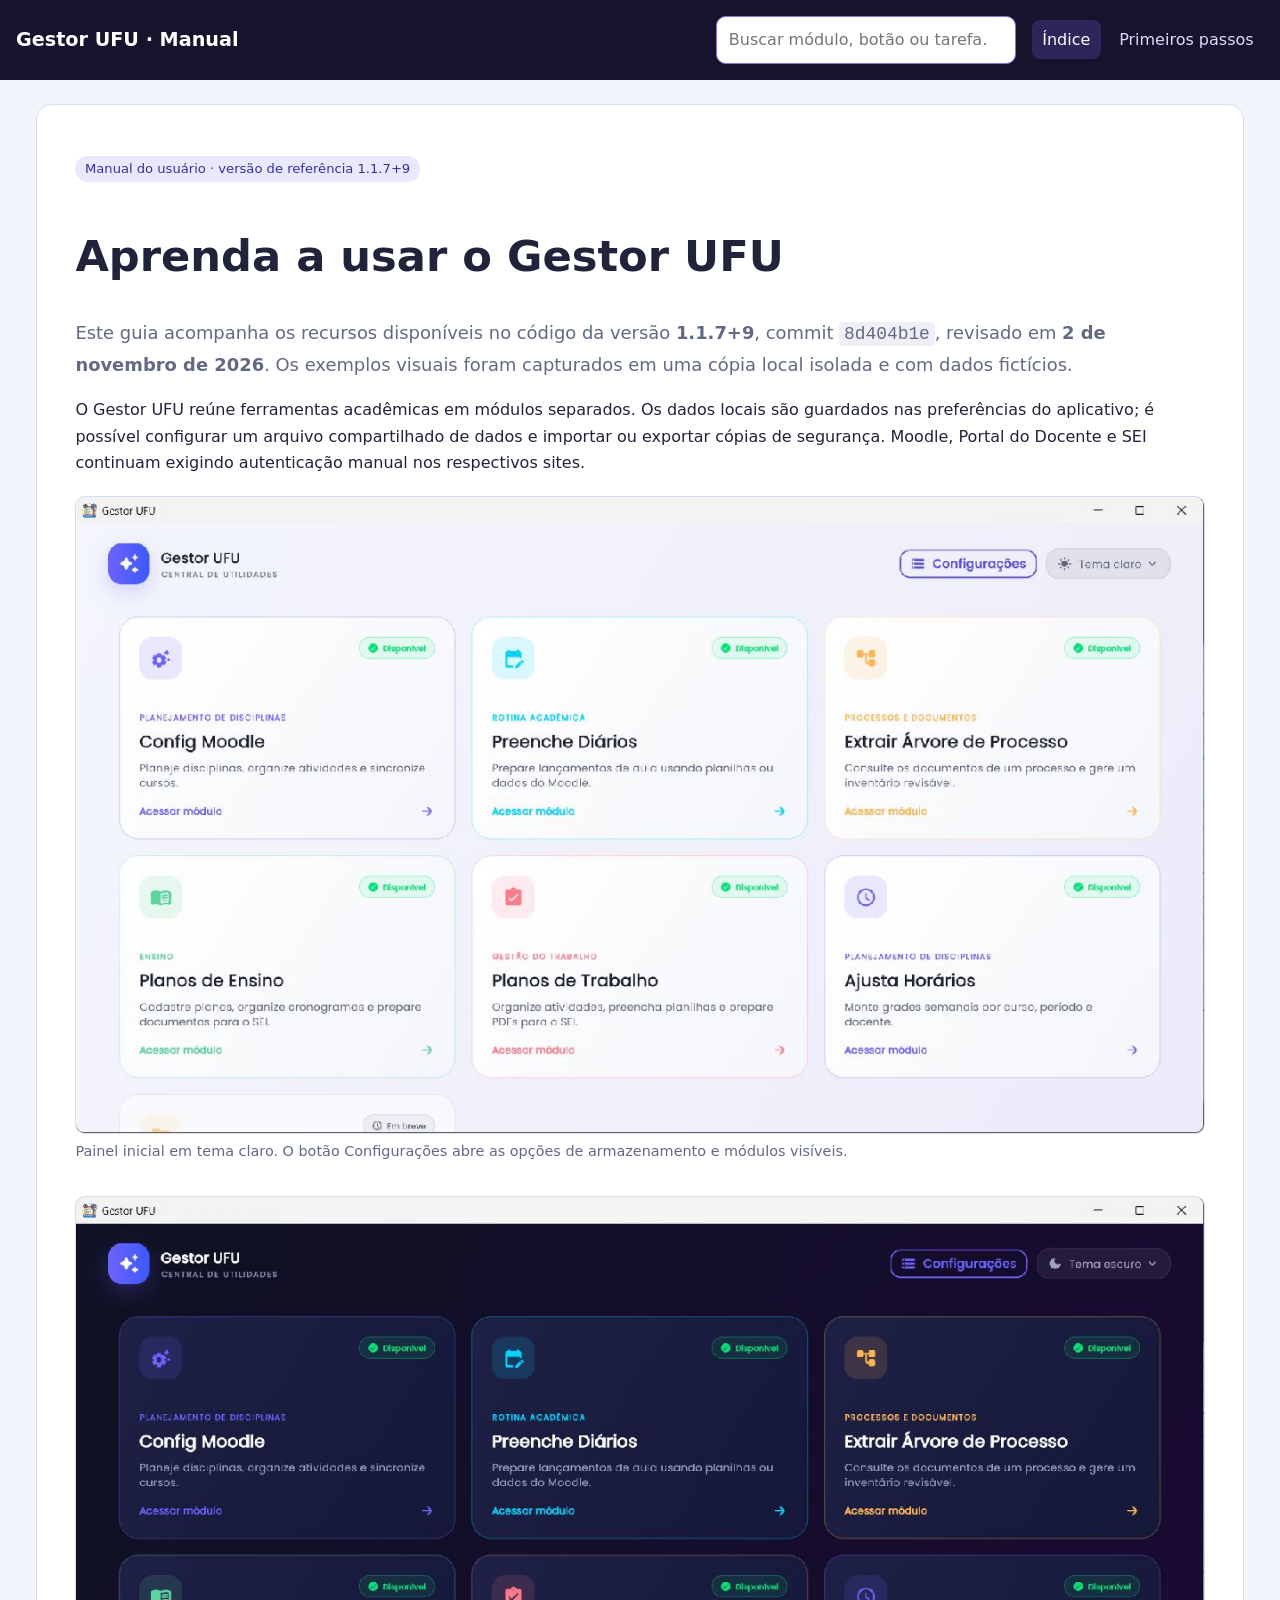
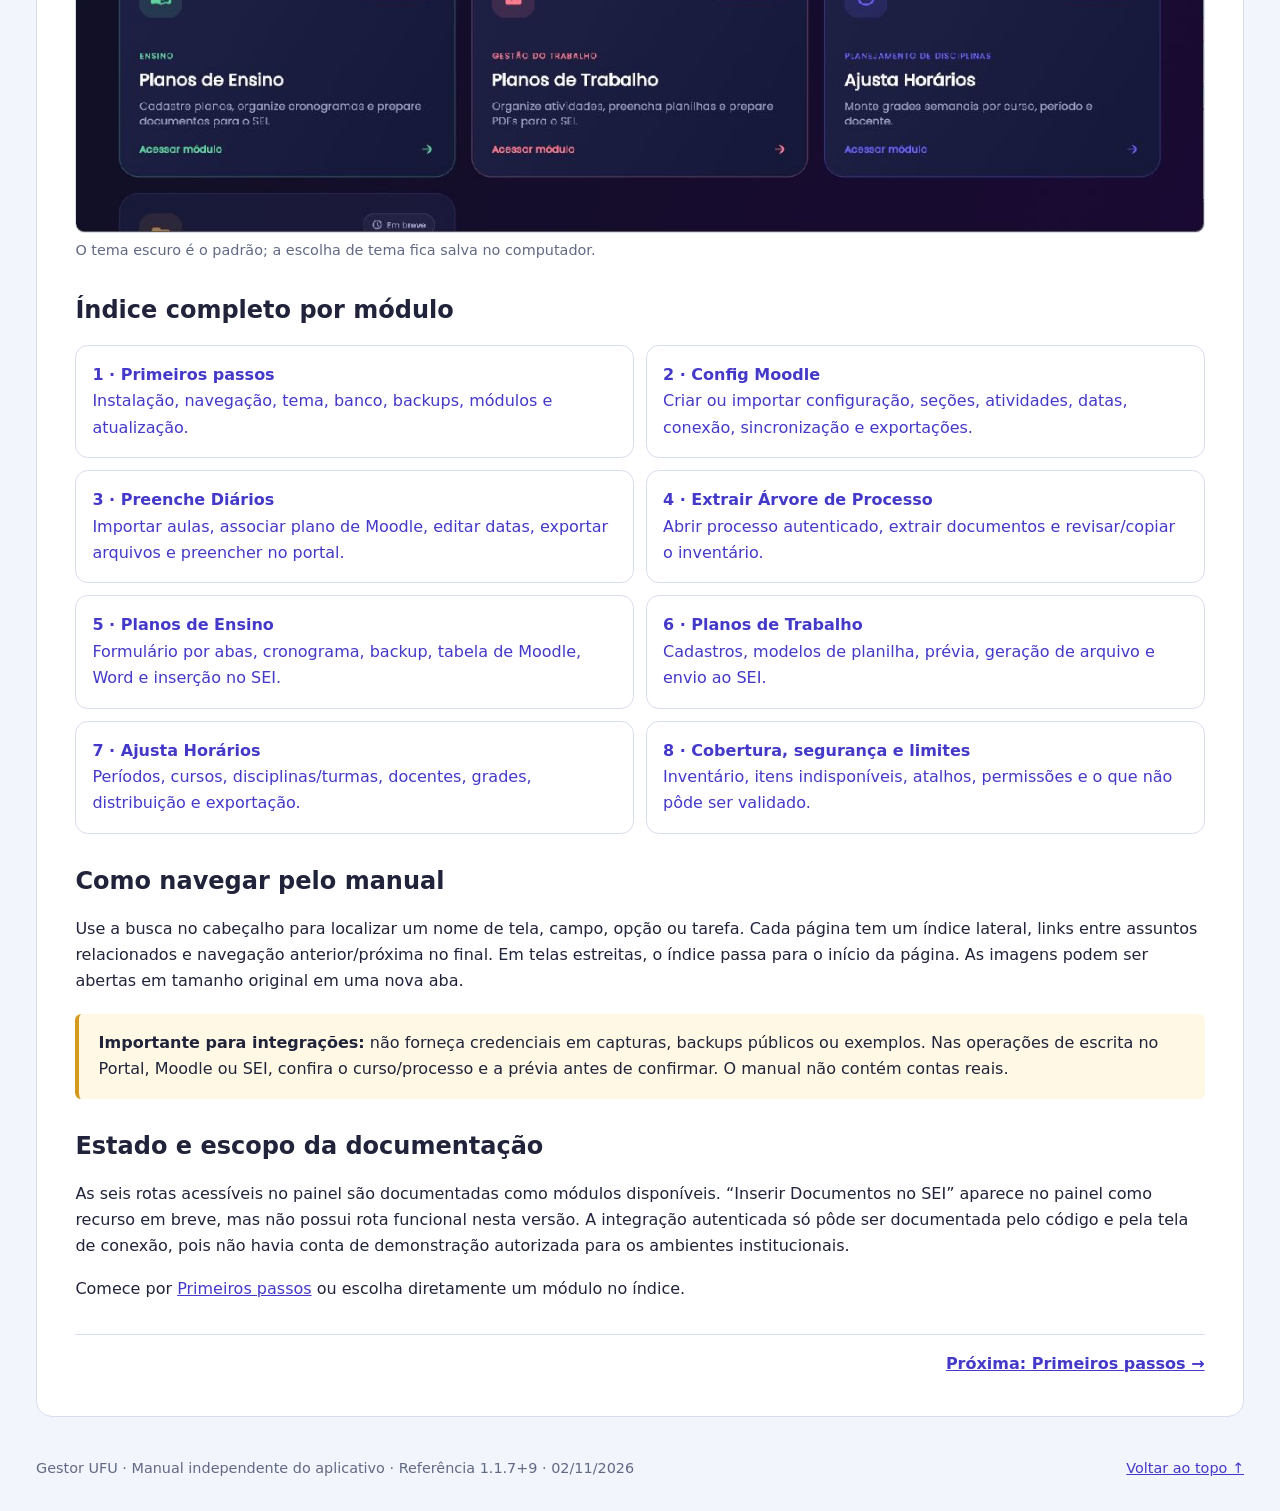
<file: docs/manual/site/index.html>
<!doctype html><html lang="pt-BR"><head><meta charset="utf-8"><meta name="viewport" content="width=device-width,initial-scale=1"><title>Manual do Gestor UFU</title><link rel="icon" href="favicon.svg" type="image/svg+xml"><link rel="stylesheet" href="assets/manual.css"></head><body><header><a class="brand" href="index.html">Gestor UFU · Manual</a><div class="searchbox" data-search><input type="search" aria-label="Buscar no manual" placeholder="Buscar módulo, botão ou tarefa…"><div class="search-results" role="listbox"></div></div><nav><a href="index.html" aria-current="page">Índice</a><a href="primeiros-passos.html">Primeiros passos</a></nav></header><main><article class="content"><p class="pill">Manual do usuário · versão de referência 1.1.7+9</p><h1>Aprenda a usar o Gestor UFU</h1><p class="lead">Este guia acompanha os recursos disponíveis no código da versão <strong>1.1.7+9</strong>, commit <code>8d404b1e</code>, revisado em <strong>2 de novembro de 2026</strong>. Os exemplos visuais foram capturados em uma cópia local isolada e com dados fictícios.</p><p>O Gestor UFU reúne ferramentas acadêmicas em módulos separados. Os dados locais são guardados nas preferências do aplicativo; é possível configurar um arquivo compartilhado de dados e importar ou exportar cópias de segurança. Moodle, Portal do Docente e SEI continuam exigindo autenticação manual nos respectivos sites.</p><figure class="screen"><img src="assets/screenshots/inicio-dashboard.jpg" alt="Painel inicial do Gestor UFU em tema claro, com cartões de módulos e controles de tema e configurações"><figcaption>Painel inicial em tema claro. O botão Configurações abre as opções de armazenamento e módulos visíveis.</figcaption></figure><figure class="screen"><img src="assets/screenshots/inicio-dashboard-escuro.jpg" alt="Painel inicial do Gestor UFU em tema escuro"><figcaption>O tema escuro é o padrão; a escolha de tema fica salva no computador.</figcaption></figure><h2>Índice completo por módulo</h2><div class="toc-grid"><a class="toc-card" href="primeiros-passos.html"><strong>1 · Primeiros passos</strong>Instalação, navegação, tema, banco, backups, módulos e atualização.</a><a class="toc-card" href="config-moodle.html"><strong>2 · Config Moodle</strong>Criar ou importar configuração, seções, atividades, datas, conexão, sincronização e exportações.</a><a class="toc-card" href="preenche-diarios.html"><strong>3 · Preenche Diários</strong>Importar aulas, associar plano de Moodle, editar datas, exportar arquivos e preencher no portal.</a><a class="toc-card" href="sei.html"><strong>4 · Extrair Árvore de Processo</strong>Abrir processo autenticado, extrair documentos e revisar/copiar o inventário.</a><a class="toc-card" href="planos-ensino.html"><strong>5 · Planos de Ensino</strong>Formulário por abas, cronograma, backup, tabela de Moodle, Word e inserção no SEI.</a><a class="toc-card" href="planos-trabalho.html"><strong>6 · Planos de Trabalho</strong>Cadastros, modelos de planilha, prévia, geração de arquivo e envio ao SEI.</a><a class="toc-card" href="ajusta-horarios.html"><strong>7 · Ajusta Horários</strong>Períodos, cursos, disciplinas/turmas, docentes, grades, distribuição e exportação.</a><a class="toc-card" href="cobertura.html"><strong>8 · Cobertura, segurança e limites</strong>Inventário, itens indisponíveis, atalhos, permissões e o que não pôde ser validado.</a></div><h2>Como navegar pelo manual</h2><p>Use a busca no cabeçalho para localizar um nome de tela, campo, opção ou tarefa. Cada página tem um índice lateral, links entre assuntos relacionados e navegação anterior/próxima no final. Em telas estreitas, o índice passa para o início da página. As imagens podem ser abertas em tamanho original em uma nova aba.</p><div class="callout warning"><strong>Importante para integrações:</strong> não forneça credenciais em capturas, backups públicos ou exemplos. Nas operações de escrita no Portal, Moodle ou SEI, confira o curso/processo e a prévia antes de confirmar. O manual não contém contas reais.</div><h2>Estado e escopo da documentação</h2><p>As seis rotas acessíveis no painel são documentadas como módulos disponíveis. “Inserir Documentos no SEI” aparece no painel como recurso em breve, mas não possui rota funcional nesta versão. A integração autenticada só pôde ser documentada pelo código e pela tela de conexão, pois não havia conta de demonstração autorizada para os ambientes institucionais.</p><p>Comece por <a href="primeiros-passos.html">Primeiros passos</a> ou escolha diretamente um módulo no índice.</p><div class="pager"><span></span><a href="primeiros-passos.html">Próxima: Primeiros passos →</a></div></article></main><footer>Gestor UFU · Manual independente do aplicativo · Referência 1.1.7+9 · 02/11/2026 <a class="backtop" href="#">Voltar ao topo ↑</a></footer><script src="assets/manual.js"></script><script src="assets/shell.js"></script></body></html>
</file>
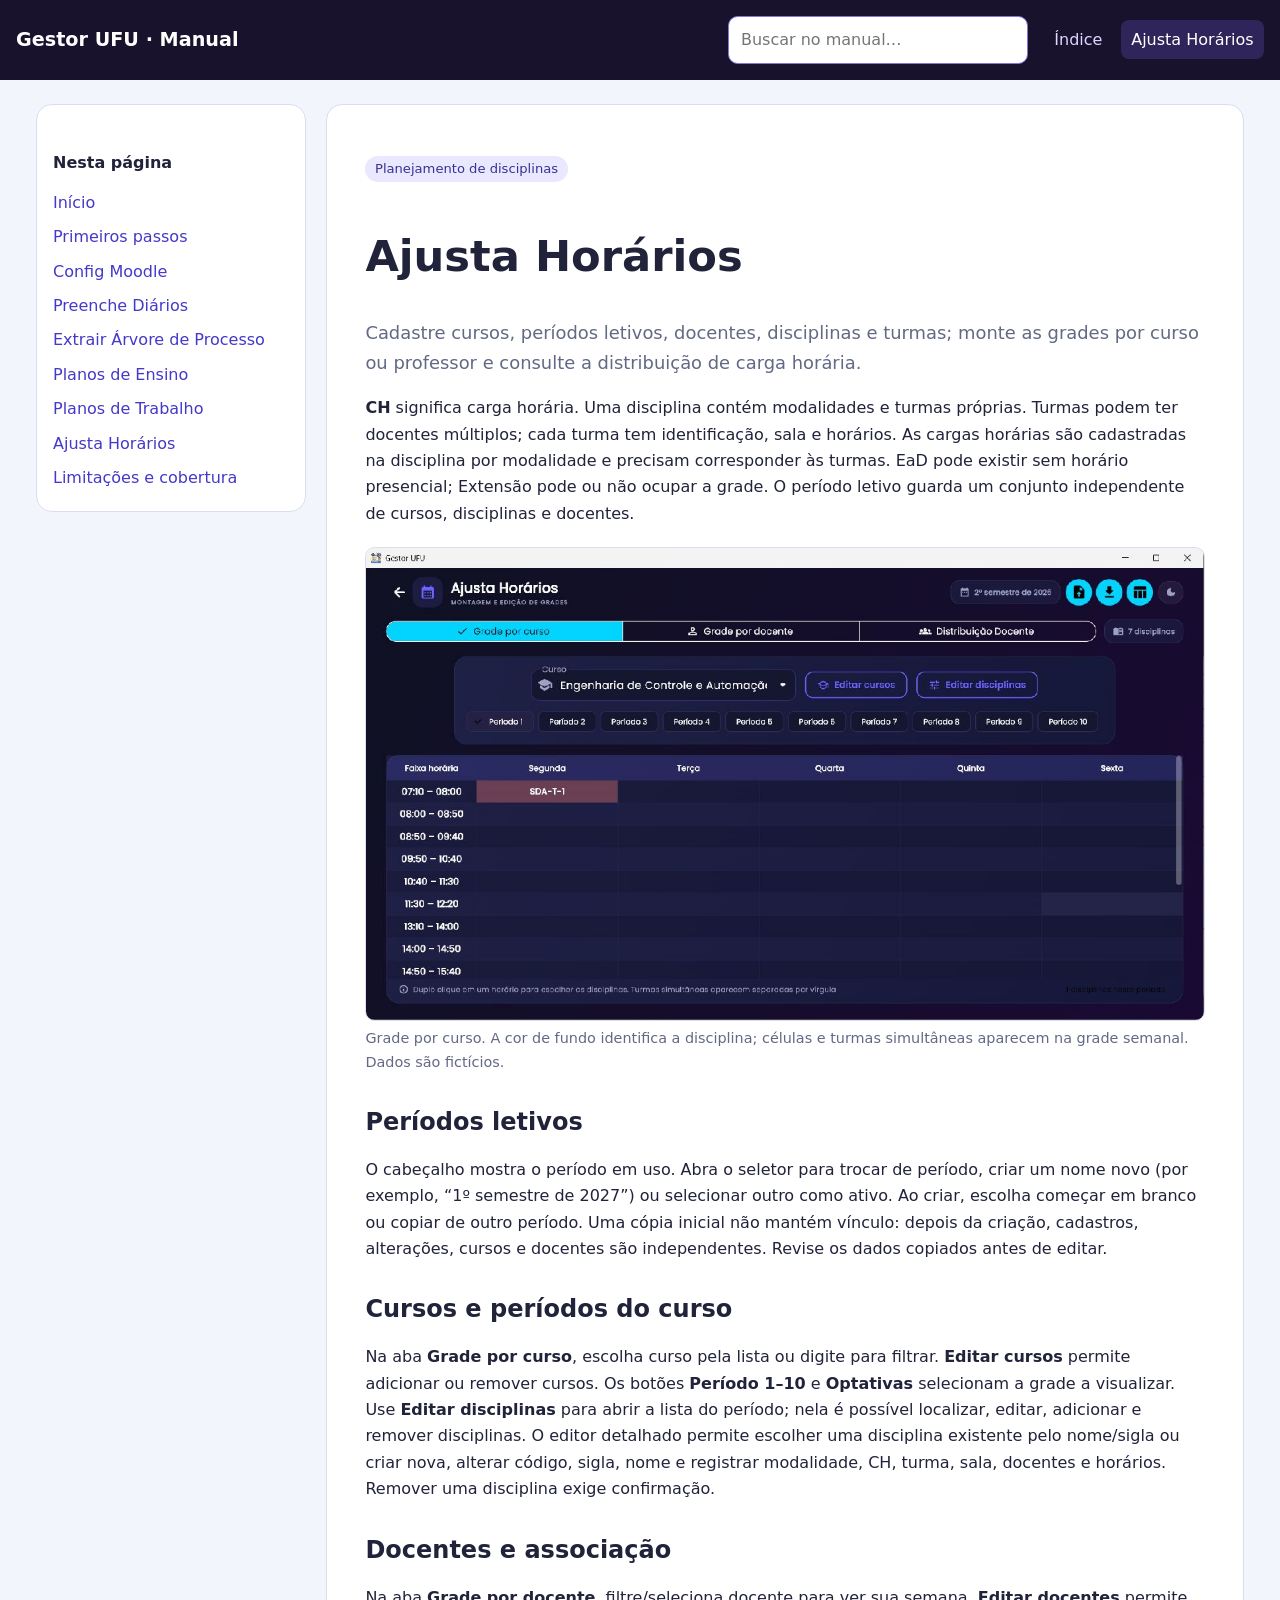
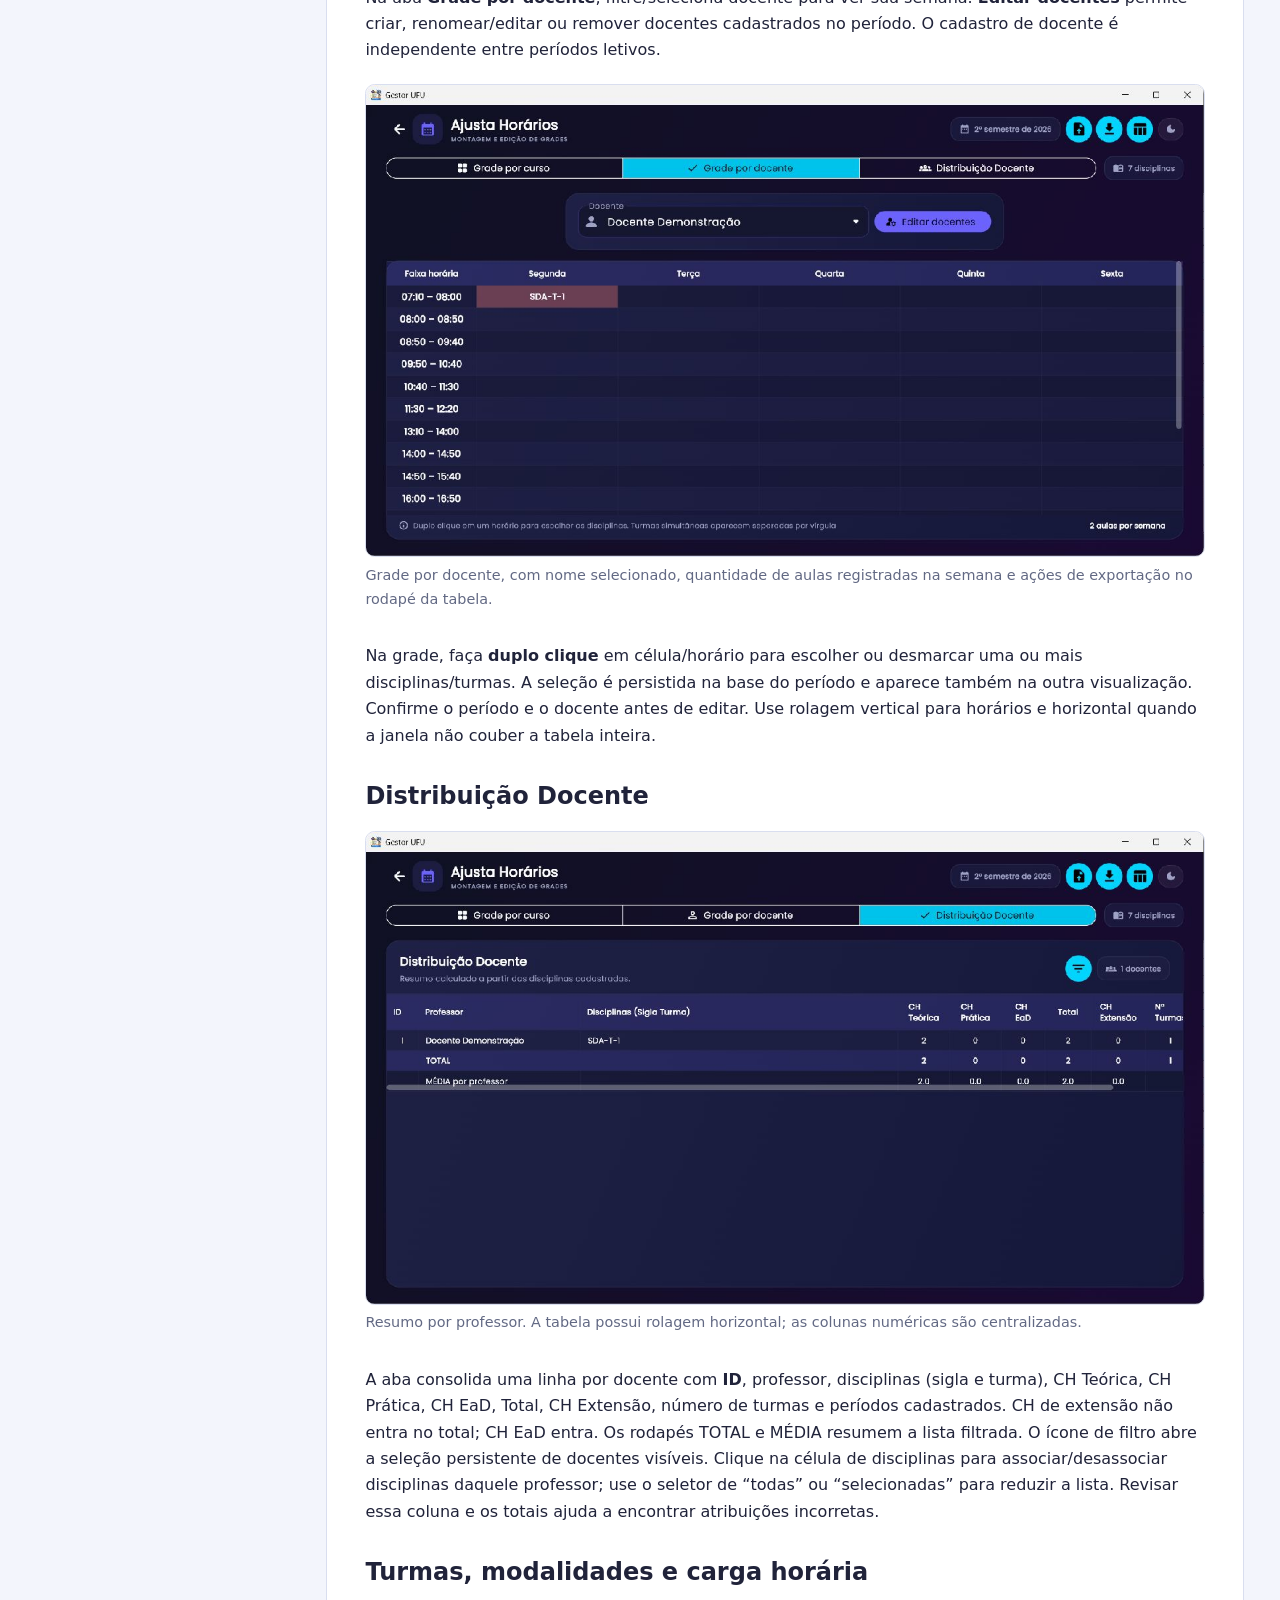
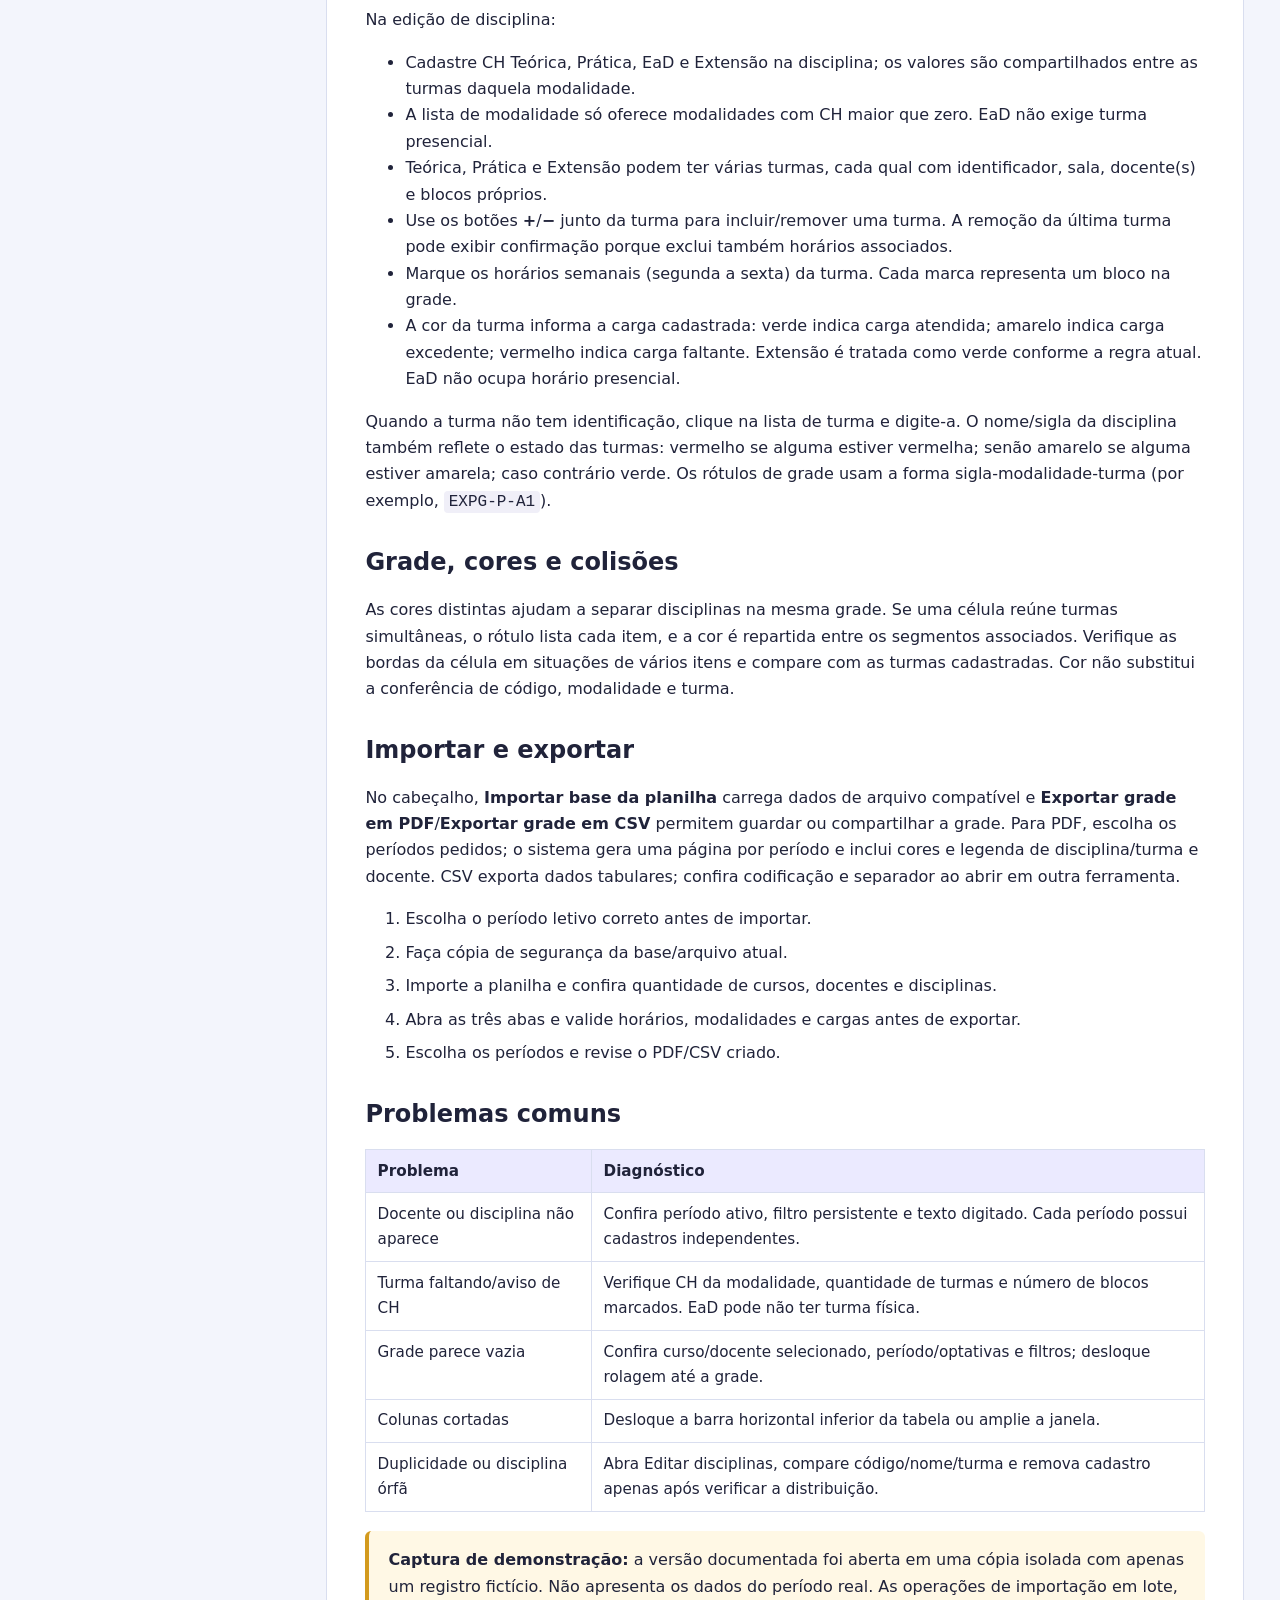
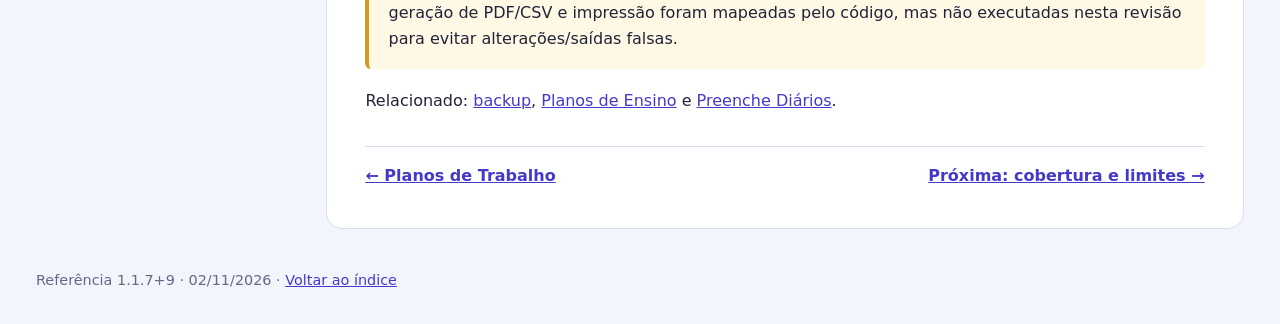
<file: docs/manual/site/ajusta-horarios.html>
<!doctype html><html lang="pt-BR"><head><meta charset="utf-8"><meta name="viewport" content="width=device-width,initial-scale=1"><title>Ajusta Horários · Manual Gestor UFU</title><link rel="icon" href="favicon.svg" type="image/svg+xml"><link rel="stylesheet" href="assets/manual.css"></head><body><header><a class="brand" href="index.html">Gestor UFU · Manual</a><div class="searchbox" data-search><input type="search" aria-label="Buscar no manual" placeholder="Buscar no manual…"><div class="search-results"></div></div><nav><a href="index.html">Índice</a><a href="ajusta-horarios.html" aria-current="page">Ajusta Horários</a></nav></header><main class="layout"><aside class="sidebar"><h2>Nesta página</h2><nav data-sidebar></nav></aside><article class="content"><p class="pill">Planejamento de disciplinas</p><h1>Ajusta Horários</h1><p class="lead">Cadastre cursos, períodos letivos, docentes, disciplinas e turmas; monte as grades por curso ou professor e consulte a distribuição de carga horária.</p><p><strong>CH</strong> significa carga horária. Uma disciplina contém modalidades e turmas próprias. Turmas podem ter docentes múltiplos; cada turma tem identificação, sala e horários. As cargas horárias são cadastradas na disciplina por modalidade e precisam corresponder às turmas. EaD pode existir sem horário presencial; Extensão pode ou não ocupar a grade. O período letivo guarda um conjunto independente de cursos, disciplinas e docentes.</p><figure class="screen"><img src="assets/screenshots/ajusta-grade-curso.jpg" alt="Aba Grade por curso com seletor de curso, períodos e grade semanal de demonstração"><figcaption>Grade por curso. A cor de fundo identifica a disciplina; células e turmas simultâneas aparecem na grade semanal. Dados são fictícios.</figcaption></figure><h2 id="periodo">Períodos letivos</h2><p>O cabeçalho mostra o período em uso. Abra o seletor para trocar de período, criar um nome novo (por exemplo, “1º semestre de 2027”) ou selecionar outro como ativo. Ao criar, escolha começar em branco ou copiar de outro período. Uma cópia inicial não mantém vínculo: depois da criação, cadastros, alterações, cursos e docentes são independentes. Revise os dados copiados antes de editar.</p><h2 id="cursos">Cursos e períodos do curso</h2><p>Na aba <strong>Grade por curso</strong>, escolha curso pela lista ou digite para filtrar. <strong>Editar cursos</strong> permite adicionar ou remover cursos. Os botões <strong>Período 1–10</strong> e <strong>Optativas</strong> selecionam a grade a visualizar. Use <strong>Editar disciplinas</strong> para abrir a lista do período; nela é possível localizar, editar, adicionar e remover disciplinas. O editor detalhado permite escolher uma disciplina existente pelo nome/sigla ou criar nova, alterar código, sigla, nome e registrar modalidade, CH, turma, sala, docentes e horários. Remover uma disciplina exige confirmação.</p><h2 id="docentes">Docentes e associação</h2><p>Na aba <strong>Grade por docente</strong>, filtre/seleciona docente para ver sua semana. <strong>Editar docentes</strong> permite criar, renomear/editar ou remover docentes cadastrados no período. O cadastro de docente é independente entre períodos letivos.</p><figure class="screen"><img src="assets/screenshots/ajusta-grade-docente.jpg" alt="Grade semanal filtrada por docente, com seletor e contador de aulas semanais"><figcaption>Grade por docente, com nome selecionado, quantidade de aulas registradas na semana e ações de exportação no rodapé da tabela.</figcaption></figure><p>Na grade, faça <strong>duplo clique</strong> em célula/horário para escolher ou desmarcar uma ou mais disciplinas/turmas. A seleção é persistida na base do período e aparece também na outra visualização. Confirme o período e o docente antes de editar. Use rolagem vertical para horários e horizontal quando a janela não couber a tabela inteira.</p><h2 id="distribuicao">Distribuição Docente</h2><figure class="screen"><img src="assets/screenshots/ajusta-distribuicao-docente.jpg" alt="Tabela de distribuição docente com disciplinas, carga teórica/prática/EaD/extensão, total e número de turmas"><figcaption>Resumo por professor. A tabela possui rolagem horizontal; as colunas numéricas são centralizadas.</figcaption></figure><p>A aba consolida uma linha por docente com <strong>ID</strong>, professor, disciplinas (sigla e turma), CH Teórica, CH Prática, CH EaD, Total, CH Extensão, número de turmas e períodos cadastrados. CH de extensão não entra no total; CH EaD entra. Os rodapés TOTAL e MÉDIA resumem a lista filtrada. O ícone de filtro abre a seleção persistente de docentes visíveis. Clique na célula de disciplinas para associar/desassociar disciplinas daquele professor; use o seletor de “todas” ou “selecionadas” para reduzir a lista. Revisar essa coluna e os totais ajuda a encontrar atribuições incorretas.</p><h2 id="modalidades">Turmas, modalidades e carga horária</h2><p>Na edição de disciplina:</p><ul><li>Cadastre CH Teórica, Prática, EaD e Extensão na disciplina; os valores são compartilhados entre as turmas daquela modalidade.</li><li>A lista de modalidade só oferece modalidades com CH maior que zero. EaD não exige turma presencial.</li><li>Teórica, Prática e Extensão podem ter várias turmas, cada qual com identificador, sala, docente(s) e blocos próprios.</li><li>Use os botões <strong>+</strong>/<strong>−</strong> junto da turma para incluir/remover uma turma. A remoção da última turma pode exibir confirmação porque exclui também horários associados.</li><li>Marque os horários semanais (segunda a sexta) da turma. Cada marca representa um bloco na grade.</li><li>A cor da turma informa a carga cadastrada: verde indica carga atendida; amarelo indica carga excedente; vermelho indica carga faltante. Extensão é tratada como verde conforme a regra atual. EaD não ocupa horário presencial.</li></ul><p>Quando a turma não tem identificação, clique na lista de turma e digite-a. O nome/sigla da disciplina também reflete o estado das turmas: vermelho se alguma estiver vermelha; senão amarelo se alguma estiver amarela; caso contrário verde. Os rótulos de grade usam a forma sigla-modalidade-turma (por exemplo, <code>EXPG-P-A1</code>).</p><h2 id="cores">Grade, cores e colisões</h2><p>As cores distintas ajudam a separar disciplinas na mesma grade. Se uma célula reúne turmas simultâneas, o rótulo lista cada item, e a cor é repartida entre os segmentos associados. Verifique as bordas da célula em situações de vários itens e compare com as turmas cadastradas. Cor não substitui a conferência de código, modalidade e turma.</p><h2 id="exportacao">Importar e exportar</h2><p>No cabeçalho, <strong>Importar base da planilha</strong> carrega dados de arquivo compatível e <strong>Exportar grade em PDF</strong>/<strong>Exportar grade em CSV</strong> permitem guardar ou compartilhar a grade. Para PDF, escolha os períodos pedidos; o sistema gera uma página por período e inclui cores e legenda de disciplina/turma e docente. CSV exporta dados tabulares; confira codificação e separador ao abrir em outra ferramenta.</p><ol class="steps"><li>Escolha o período letivo correto antes de importar.</li><li>Faça cópia de segurança da base/arquivo atual.</li><li>Importe a planilha e confira quantidade de cursos, docentes e disciplinas.</li><li>Abra as três abas e valide horários, modalidades e cargas antes de exportar.</li><li>Escolha os períodos e revise o PDF/CSV criado.</li></ol><h2 id="erros">Problemas comuns</h2><table><thead><tr><th>Problema</th><th>Diagnóstico</th></tr></thead><tbody><tr><td>Docente ou disciplina não aparece</td><td>Confira período ativo, filtro persistente e texto digitado. Cada período possui cadastros independentes.</td></tr><tr><td>Turma faltando/aviso de CH</td><td>Verifique CH da modalidade, quantidade de turmas e número de blocos marcados. EaD pode não ter turma física.</td></tr><tr><td>Grade parece vazia</td><td>Confira curso/docente selecionado, período/optativas e filtros; desloque rolagem até a grade.</td></tr><tr><td>Colunas cortadas</td><td>Desloque a barra horizontal inferior da tabela ou amplie a janela.</td></tr><tr><td>Duplicidade ou disciplina órfã</td><td>Abra Editar disciplinas, compare código/nome/turma e remova cadastro apenas após verificar a distribuição.</td></tr></tbody></table><div class="callout warning"><strong>Captura de demonstração:</strong> a versão documentada foi aberta em uma cópia isolada com apenas um registro fictício. Não apresenta os dados do período real. As operações de importação em lote, geração de PDF/CSV e impressão foram mapeadas pelo código, mas não executadas nesta revisão para evitar alterações/saídas falsas.</div><p>Relacionado: <a href="primeiros-passos.html#backup">backup</a>, <a href="planos-ensino.html">Planos de Ensino</a> e <a href="preenche-diarios.html">Preenche Diários</a>.</p><div class="pager"><a href="planos-trabalho.html">← Planos de Trabalho</a><a href="cobertura.html">Próxima: cobertura e limites →</a></div></article></main><footer>Referência 1.1.7+9 · 02/11/2026 · <a href="index.html">Voltar ao índice</a><script src="assets/manual.js"></script><script src="assets/shell.js"></script></footer></body></html>
</file>
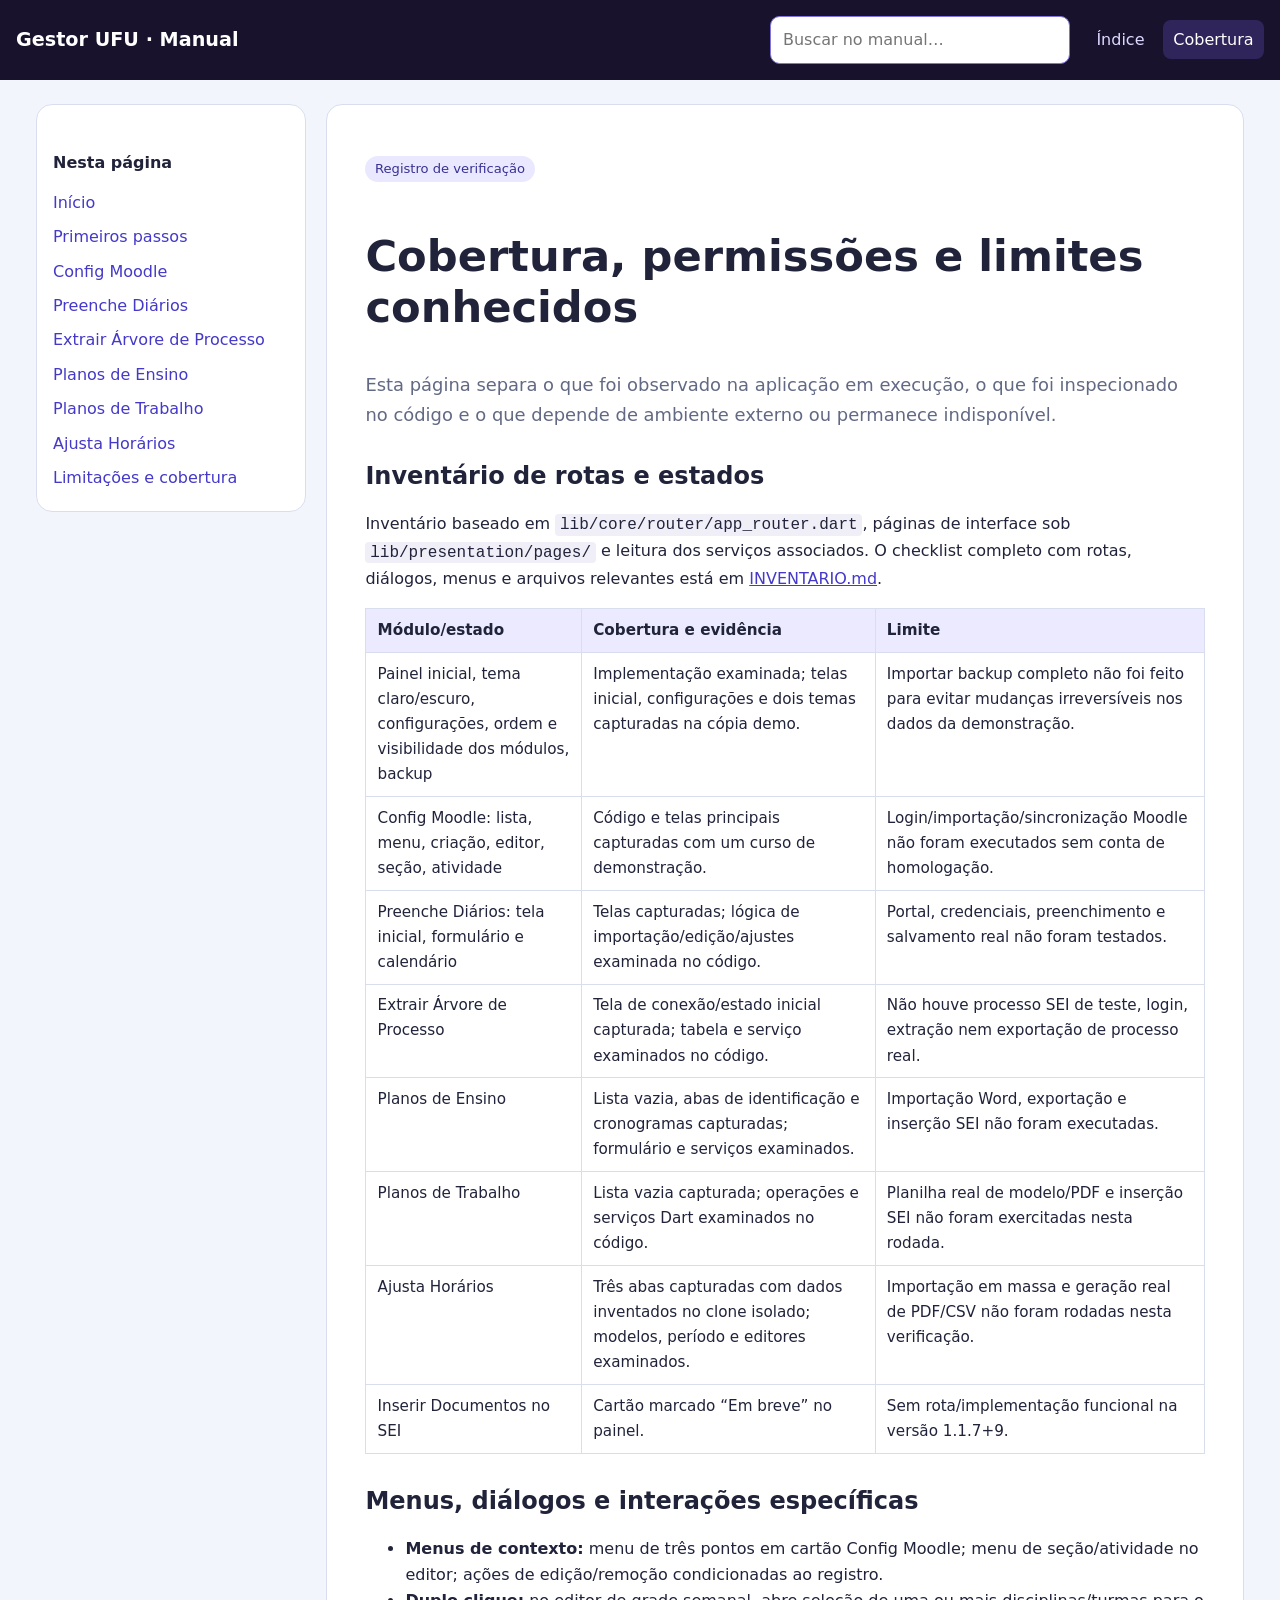
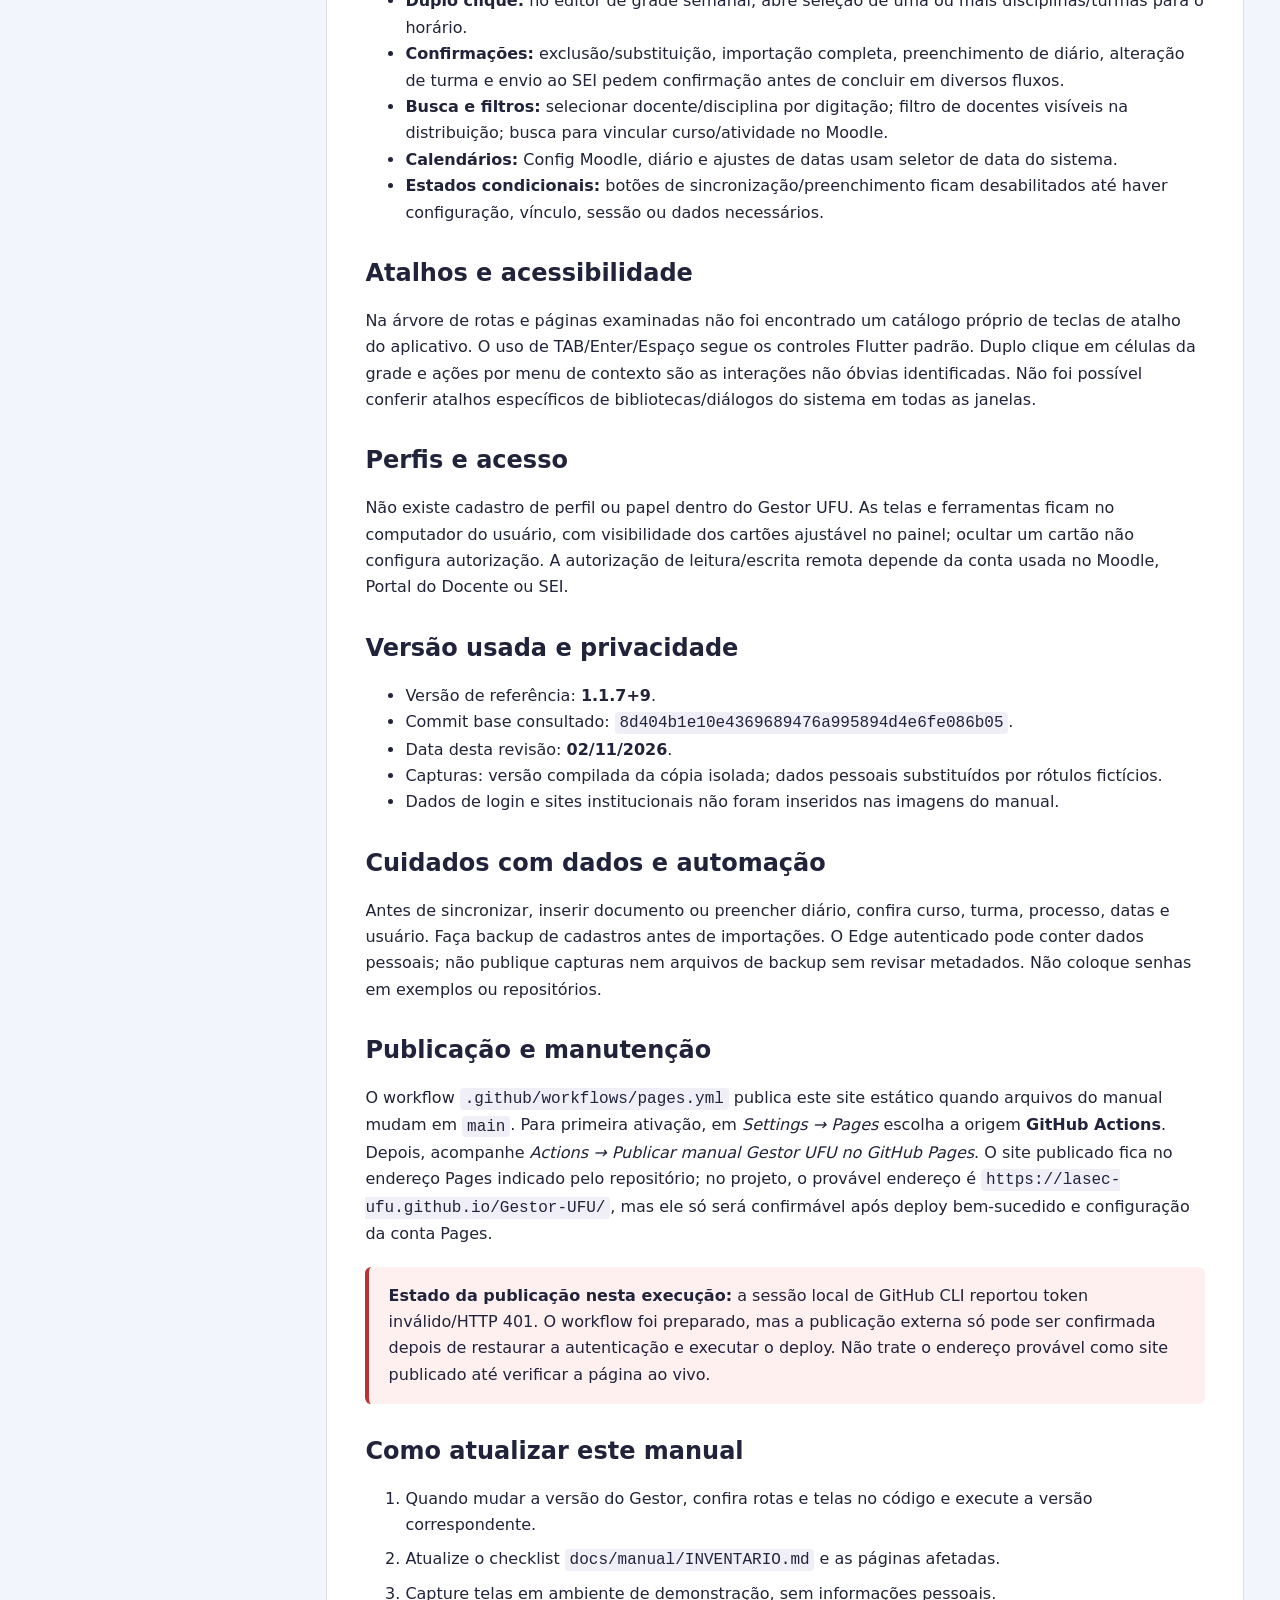
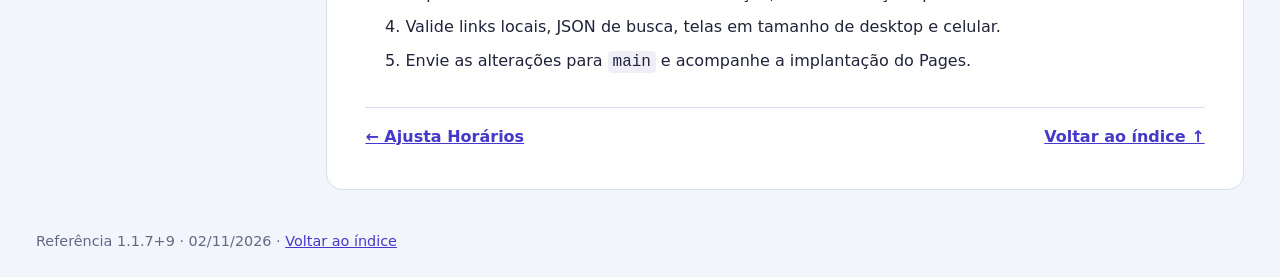
<file: docs/manual/site/cobertura.html>
<!doctype html><html lang="pt-BR"><head><meta charset="utf-8"><meta name="viewport" content="width=device-width,initial-scale=1"><title>Cobertura, acesso e limites · Manual Gestor UFU</title><link rel="icon" href="favicon.svg" type="image/svg+xml"><link rel="stylesheet" href="assets/manual.css"></head><body><header><a class="brand" href="index.html">Gestor UFU · Manual</a><div class="searchbox" data-search><input type="search" aria-label="Buscar no manual" placeholder="Buscar no manual…"><div class="search-results"></div></div><nav><a href="index.html">Índice</a><a href="cobertura.html" aria-current="page">Cobertura</a></nav></header><main class="layout"><aside class="sidebar"><h2>Nesta página</h2><nav data-sidebar></nav></aside><article class="content"><p class="pill">Registro de verificação</p><h1>Cobertura, permissões e limites conhecidos</h1><p class="lead">Esta página separa o que foi observado na aplicação em execução, o que foi inspecionado no código e o que depende de ambiente externo ou permanece indisponível.</p><h2 id="inventario">Inventário de rotas e estados</h2><p>Inventário baseado em <code>lib/core/router/app_router.dart</code>, páginas de interface sob <code>lib/presentation/pages/</code> e leitura dos serviços associados. O checklist completo com rotas, diálogos, menus e arquivos relevantes está em <a href="INVENTARIO.md">INVENTARIO.md</a>.</p><table><thead><tr><th>Módulo/estado</th><th>Cobertura e evidência</th><th>Limite</th></tr></thead><tbody><tr><td>Painel inicial, tema claro/escuro, configurações, ordem e visibilidade dos módulos, backup</td><td>Implementação examinada; telas inicial, configurações e dois temas capturadas na cópia demo.</td><td>Importar backup completo não foi feito para evitar mudanças irreversíveis nos dados da demonstração.</td></tr><tr><td>Config Moodle: lista, menu, criação, editor, seção, atividade</td><td>Código e telas principais capturadas com um curso de demonstração.</td><td>Login/importação/sincronização Moodle não foram executados sem conta de homologação.</td></tr><tr><td>Preenche Diários: tela inicial, formulário e calendário</td><td>Telas capturadas; lógica de importação/edição/ajustes examinada no código.</td><td>Portal, credenciais, preenchimento e salvamento real não foram testados.</td></tr><tr><td>Extrair Árvore de Processo</td><td>Tela de conexão/estado inicial capturada; tabela e serviço examinados no código.</td><td>Não houve processo SEI de teste, login, extração nem exportação de processo real.</td></tr><tr><td>Planos de Ensino</td><td>Lista vazia, abas de identificação e cronogramas capturadas; formulário e serviços examinados.</td><td>Importação Word, exportação e inserção SEI não foram executadas.</td></tr><tr><td>Planos de Trabalho</td><td>Lista vazia capturada; operações e serviços Dart examinados no código.</td><td>Planilha real de modelo/PDF e inserção SEI não foram exercitadas nesta rodada.</td></tr><tr><td>Ajusta Horários</td><td>Três abas capturadas com dados inventados no clone isolado; modelos, período e editores examinados.</td><td>Importação em massa e geração real de PDF/CSV não foram rodadas nesta verificação.</td></tr><tr><td>Inserir Documentos no SEI</td><td>Cartão marcado “Em breve” no painel.</td><td>Sem rota/implementação funcional na versão 1.1.7+9.</td></tr></tbody></table><h2 id="dialogos">Menus, diálogos e interações específicas</h2><ul><li><strong>Menus de contexto:</strong> menu de três pontos em cartão Config Moodle; menu de seção/atividade no editor; ações de edição/remoção condicionadas ao registro.</li><li><strong>Duplo clique:</strong> no editor de grade semanal, abre seleção de uma ou mais disciplinas/turmas para o horário.</li><li><strong>Confirmações:</strong> exclusão/substituição, importação completa, preenchimento de diário, alteração de turma e envio ao SEI pedem confirmação antes de concluir em diversos fluxos.</li><li><strong>Busca e filtros:</strong> selecionar docente/disciplina por digitação; filtro de docentes visíveis na distribuição; busca para vincular curso/atividade no Moodle.</li><li><strong>Calendários:</strong> Config Moodle, diário e ajustes de datas usam seletor de data do sistema.</li><li><strong>Estados condicionais:</strong> botões de sincronização/preenchimento ficam desabilitados até haver configuração, vínculo, sessão ou dados necessários.</li></ul><h2 id="atalhos">Atalhos e acessibilidade</h2><p>Na árvore de rotas e páginas examinadas não foi encontrado um catálogo próprio de teclas de atalho do aplicativo. O uso de TAB/Enter/Espaço segue os controles Flutter padrão. Duplo clique em células da grade e ações por menu de contexto são as interações não óbvias identificadas. Não foi possível conferir atalhos específicos de bibliotecas/diálogos do sistema em todas as janelas.</p><h2 id="perfis">Perfis e acesso</h2><p>Não existe cadastro de perfil ou papel dentro do Gestor UFU. As telas e ferramentas ficam no computador do usuário, com visibilidade dos cartões ajustável no painel; ocultar um cartão não configura autorização. A autorização de leitura/escrita remota depende da conta usada no Moodle, Portal do Docente ou SEI.</p><h2 id="versao">Versão usada e privacidade</h2><ul><li>Versão de referência: <strong>1.1.7+9</strong>.</li><li>Commit base consultado: <code>8d404b1e10e4369689476a995894d4e6fe086b05</code>.</li><li>Data desta revisão: <strong>02/11/2026</strong>.</li><li>Capturas: versão compilada da cópia isolada; dados pessoais substituídos por rótulos fictícios.</li><li>Dados de login e sites institucionais não foram inseridos nas imagens do manual.</li></ul><h2 id="seguranca">Cuidados com dados e automação</h2><p>Antes de sincronizar, inserir documento ou preencher diário, confira curso, turma, processo, datas e usuário. Faça backup de cadastros antes de importações. O Edge autenticado pode conter dados pessoais; não publique capturas nem arquivos de backup sem revisar metadados. Não coloque senhas em exemplos ou repositórios.</p><h2 id="publicacao">Publicação e manutenção</h2><p>O workflow <code>.github/workflows/pages.yml</code> publica este site estático quando arquivos do manual mudam em <code>main</code>. Para primeira ativação, em <em>Settings → Pages</em> escolha a origem <strong>GitHub Actions</strong>. Depois, acompanhe <em>Actions → Publicar manual Gestor UFU no GitHub Pages</em>. O site publicado fica no endereço Pages indicado pelo repositório; no projeto, o provável endereço é <code>https://lasec-ufu.github.io/Gestor-UFU/</code>, mas ele só será confirmável após deploy bem-sucedido e configuração da conta Pages.</p><div class="callout danger"><strong>Estado da publicação nesta execução:</strong> a sessão local de GitHub CLI reportou token inválido/HTTP 401. O workflow foi preparado, mas a publicação externa só pode ser confirmada depois de restaurar a autenticação e executar o deploy. Não trate o endereço provável como site publicado até verificar a página ao vivo.</div><h2 id="feedback">Como atualizar este manual</h2><ol class="steps"><li>Quando mudar a versão do Gestor, confira rotas e telas no código e execute a versão correspondente.</li><li>Atualize o checklist <code>docs/manual/INVENTARIO.md</code> e as páginas afetadas.</li><li>Capture telas em ambiente de demonstração, sem informações pessoais.</li><li>Valide links locais, JSON de busca, telas em tamanho de desktop e celular.</li><li>Envie as alterações para <code>main</code> e acompanhe a implantação do Pages.</li></ol><div class="pager"><a href="ajusta-horarios.html">← Ajusta Horários</a><a href="index.html">Voltar ao índice ↑</a></div></article></main><footer>Referência 1.1.7+9 · 02/11/2026 · <a href="index.html">Voltar ao índice</a><script src="assets/manual.js"></script><script src="assets/shell.js"></script></footer></body></html>
</file>
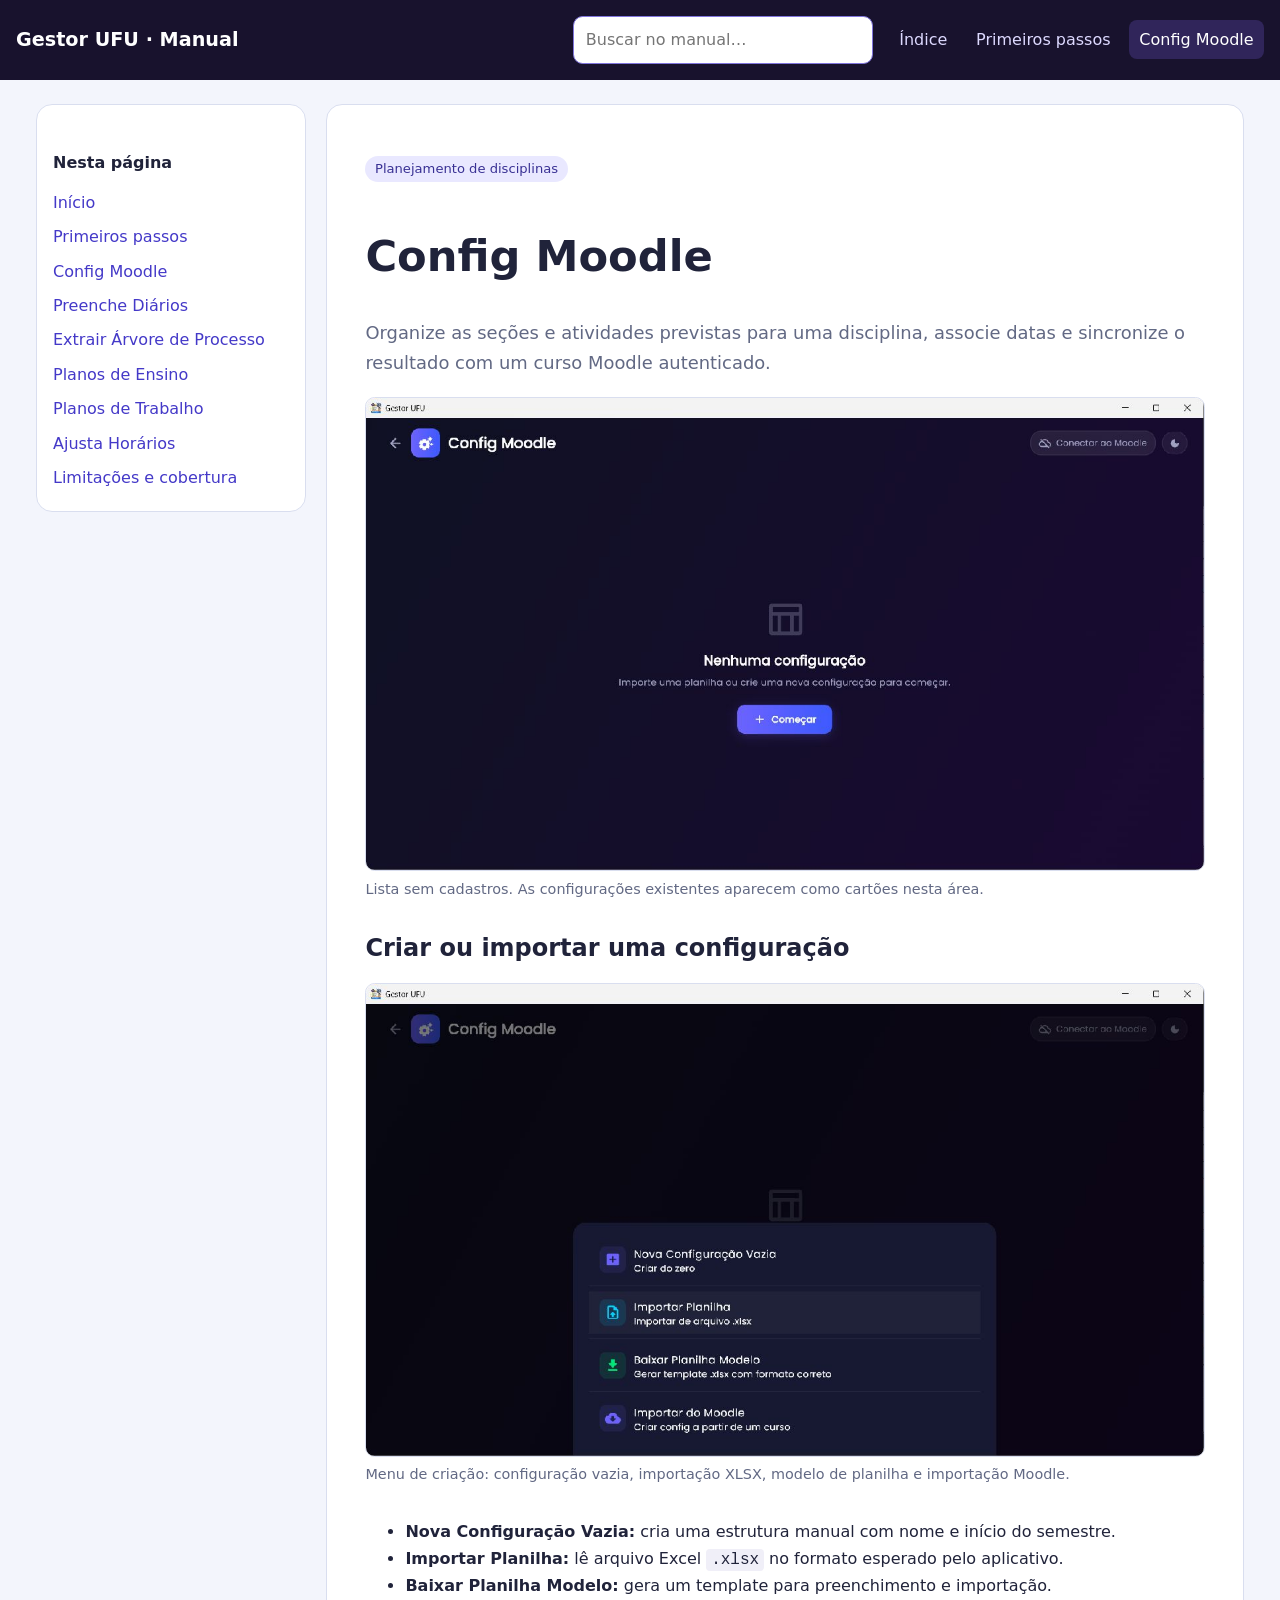
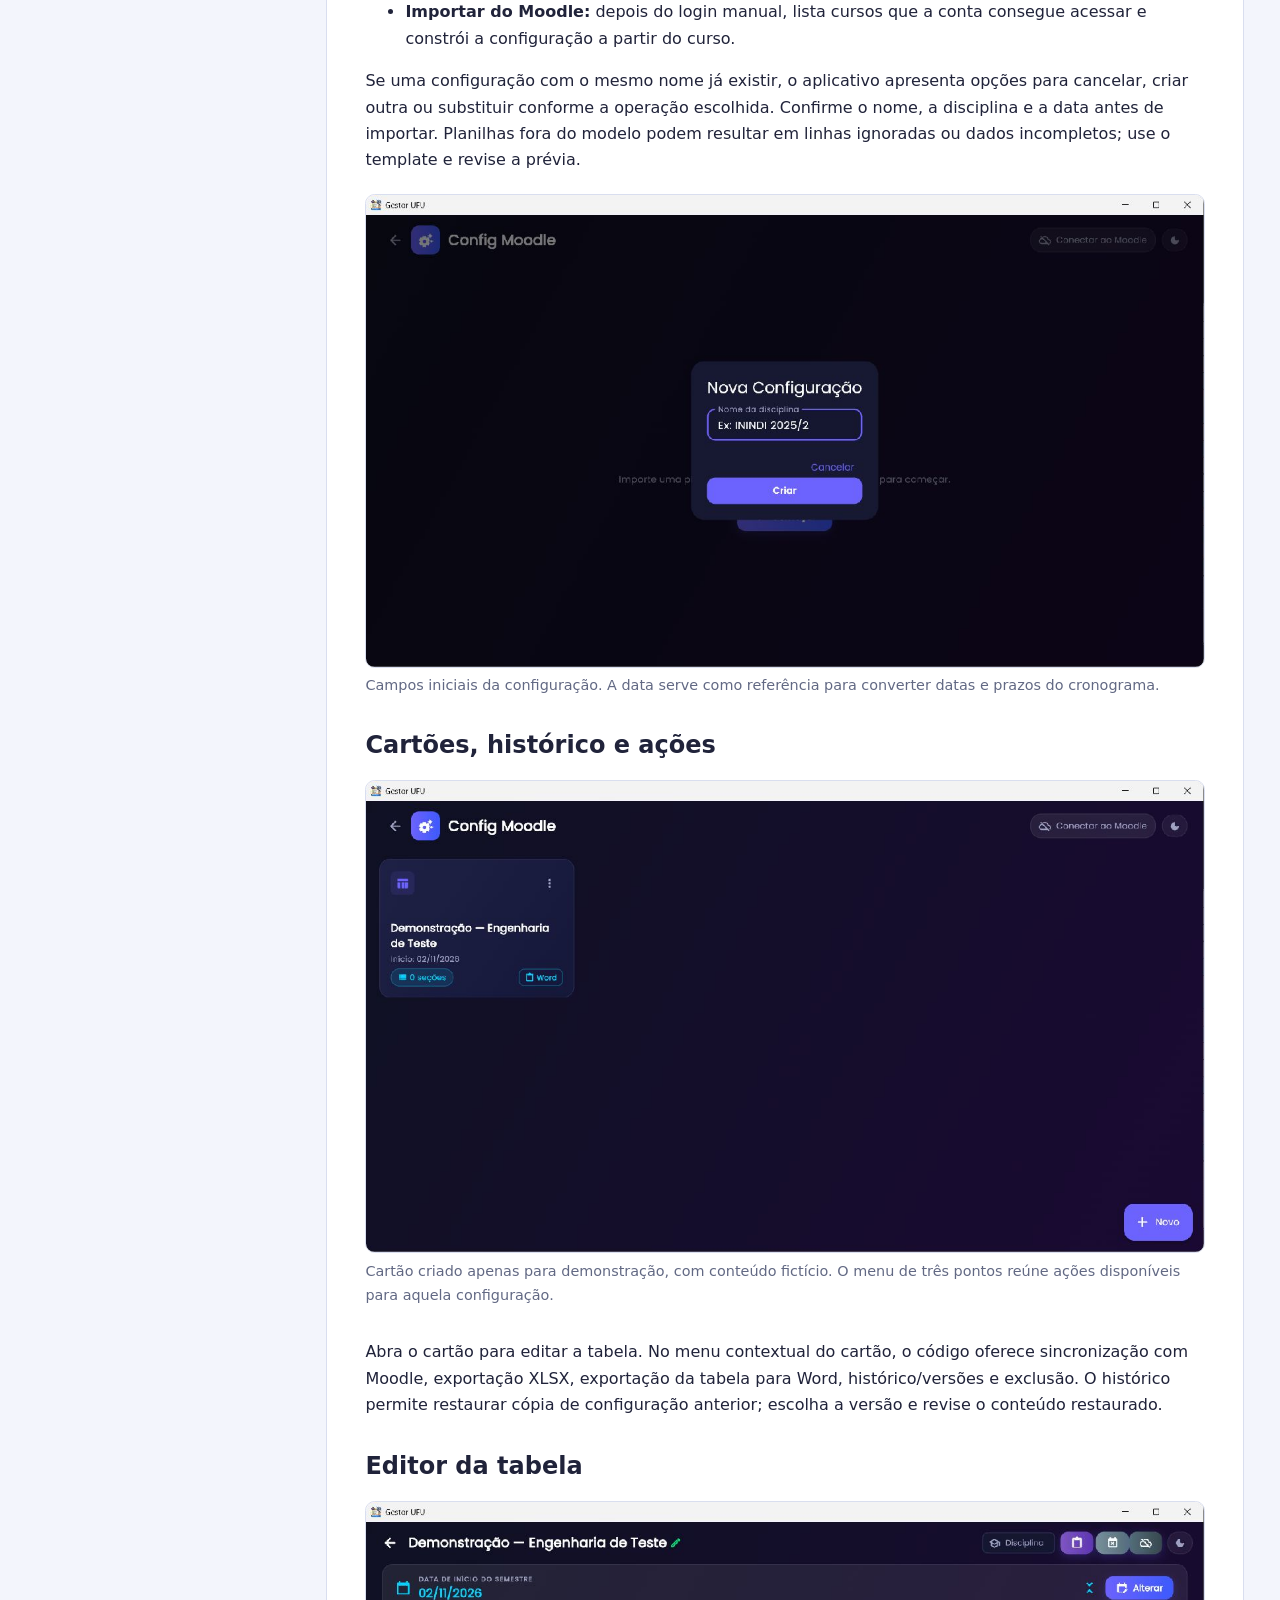
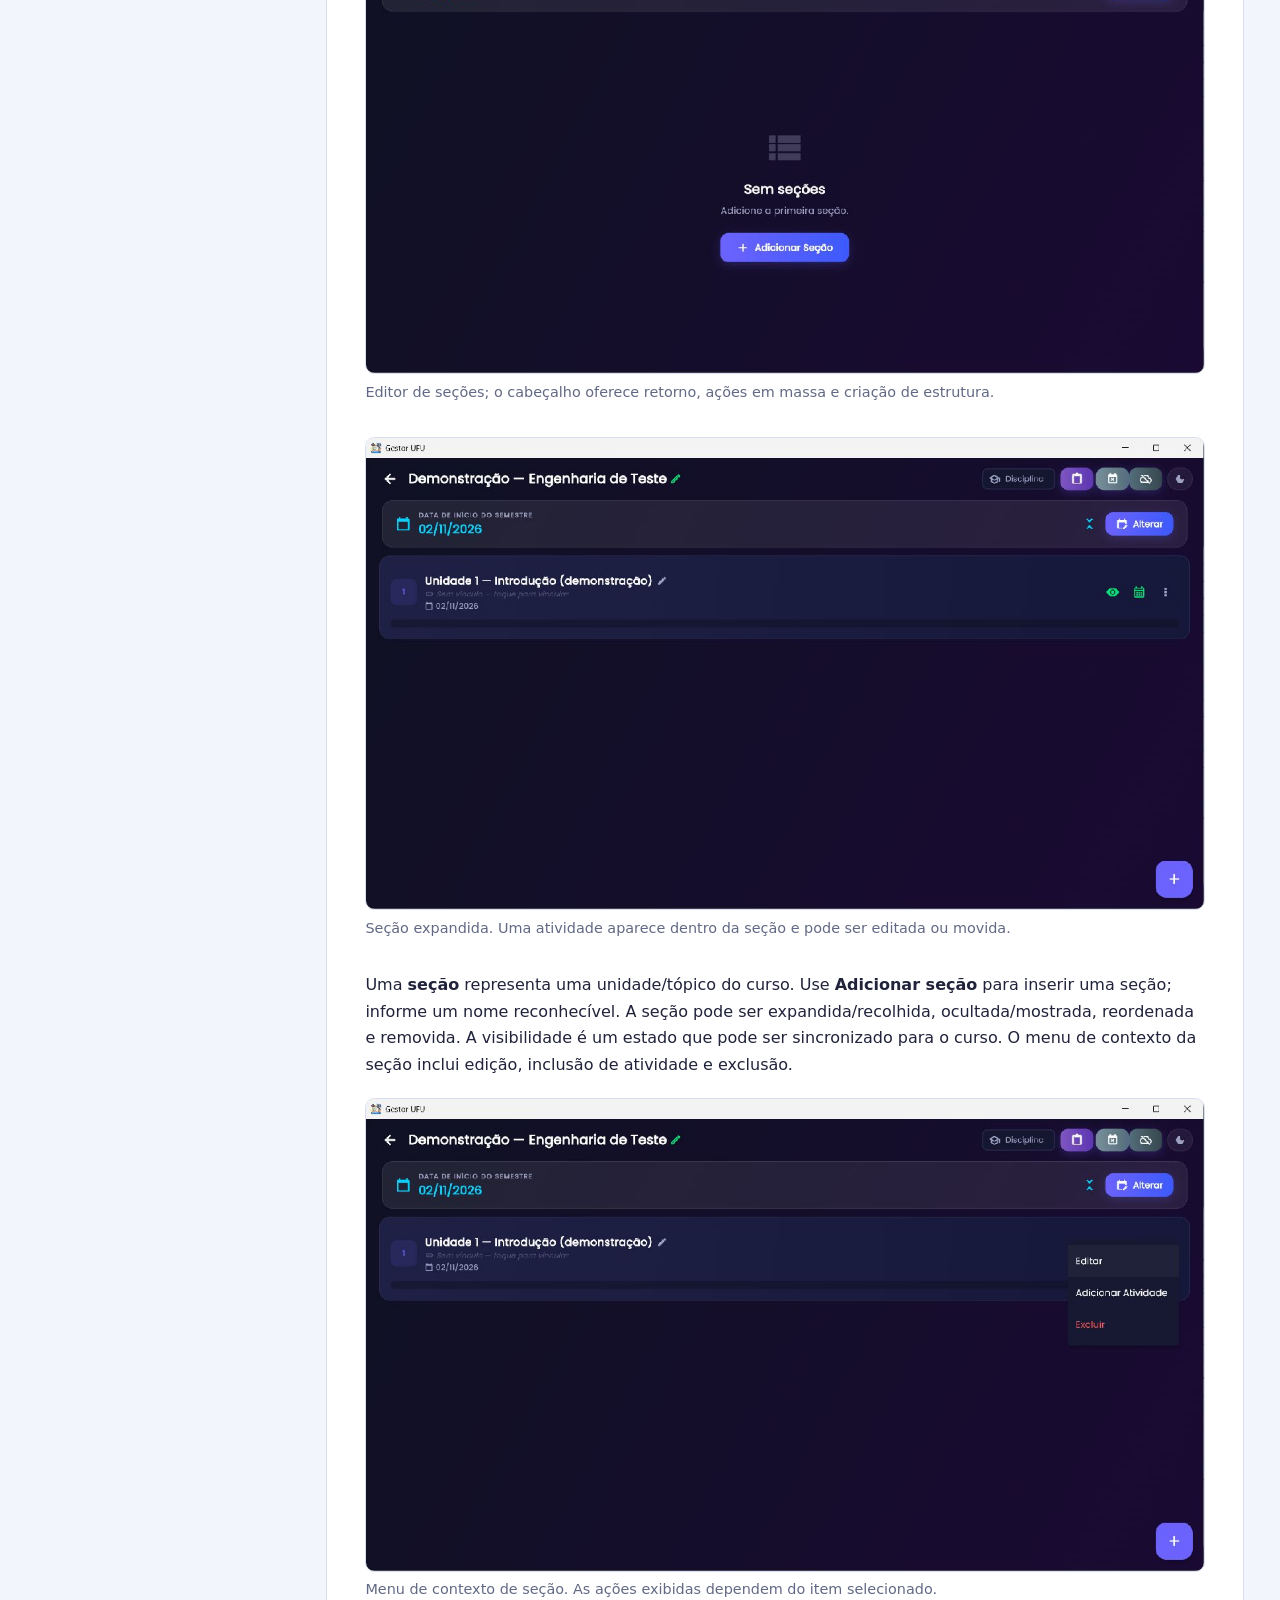
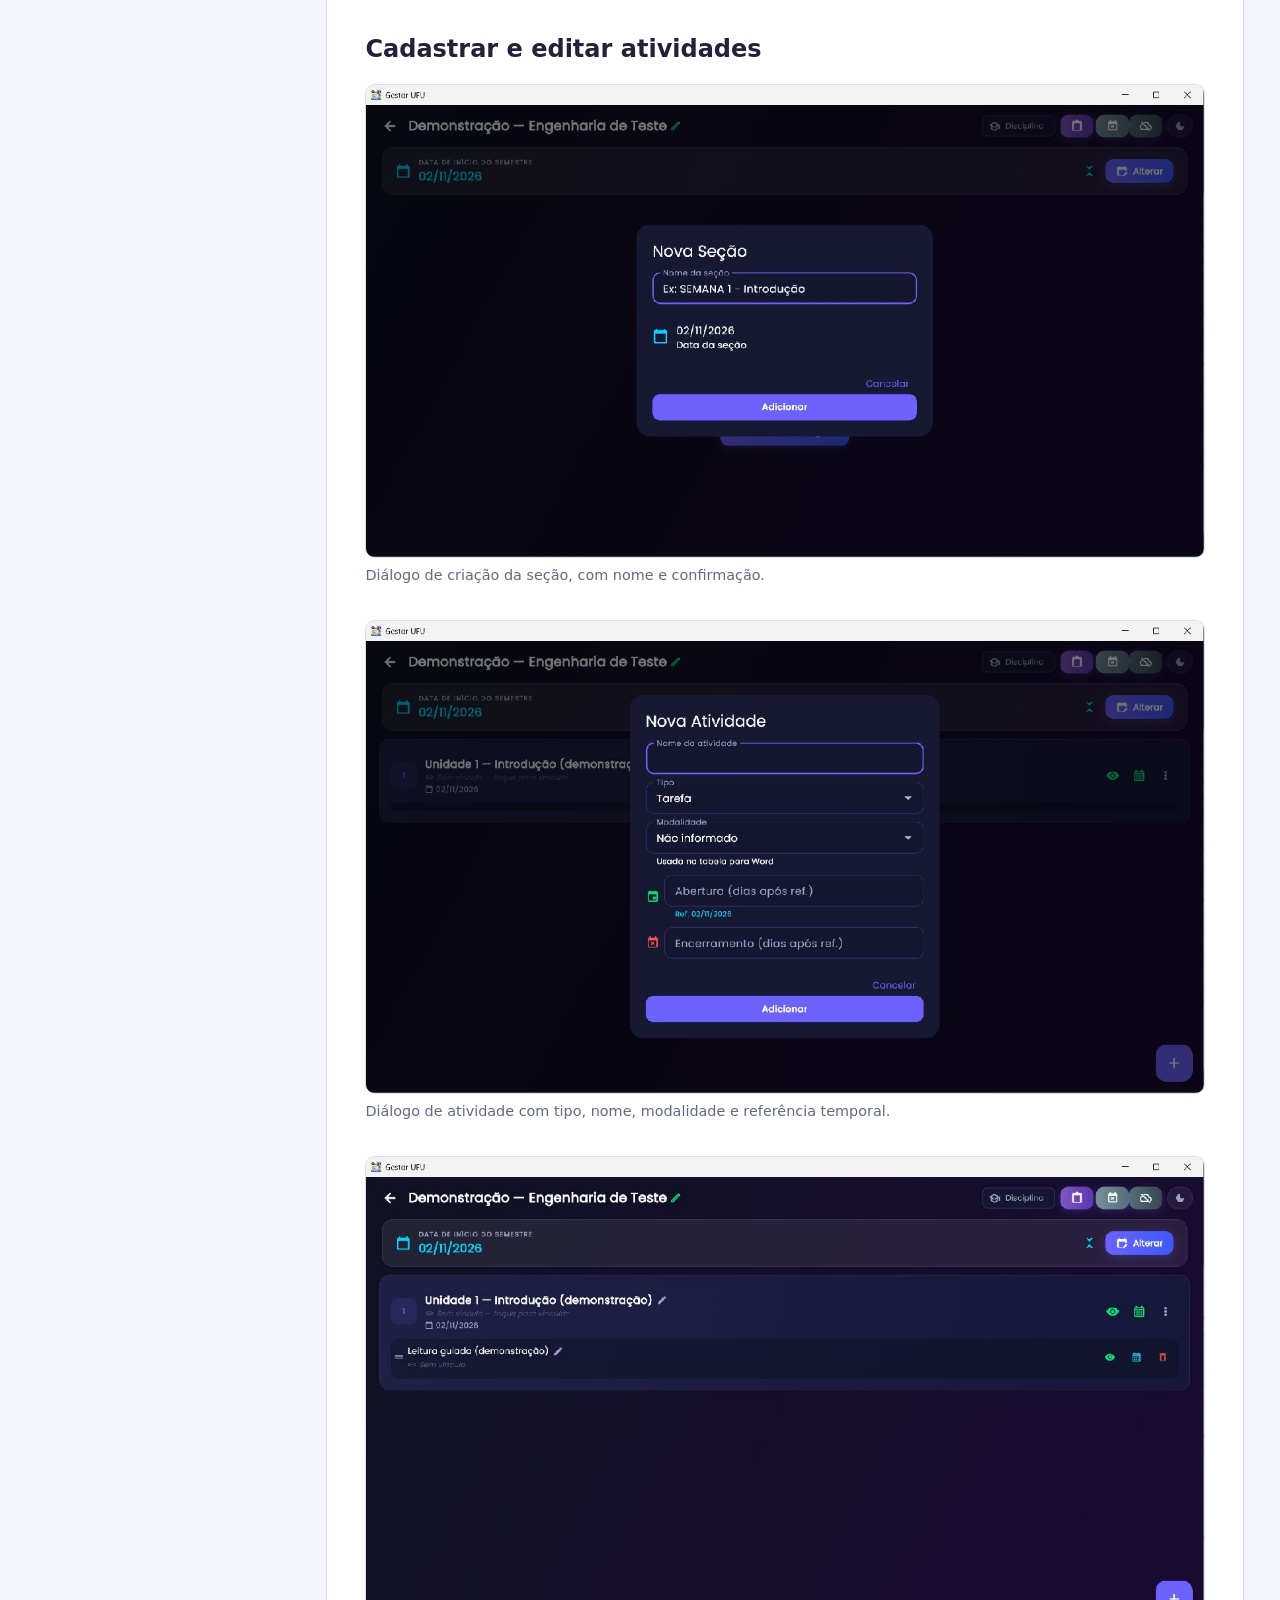
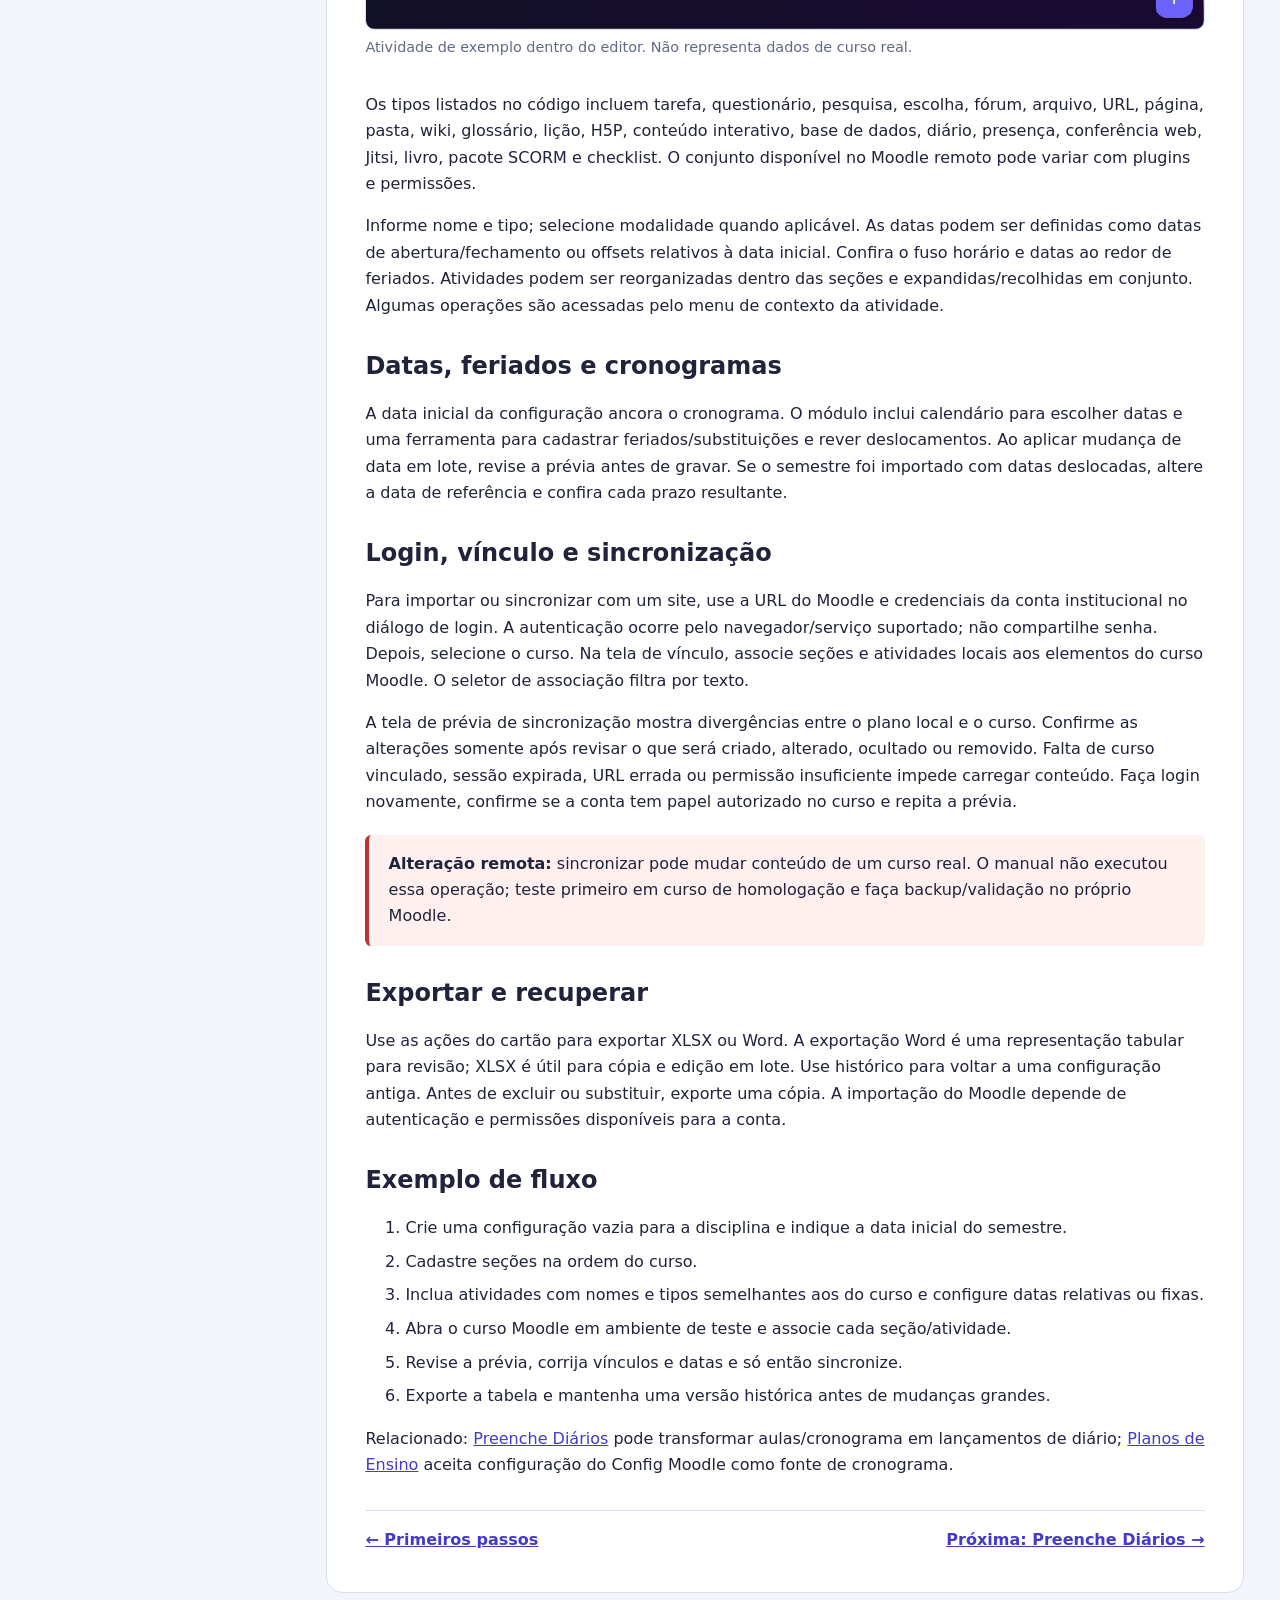
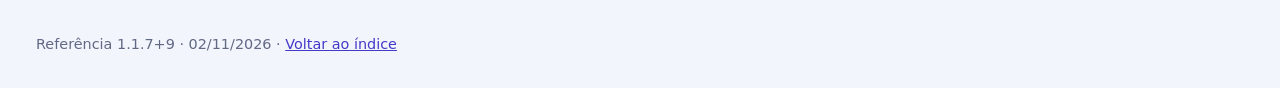
<file: docs/manual/site/config-moodle.html>
<!doctype html><html lang="pt-BR"><head><meta charset="utf-8"><meta name="viewport" content="width=device-width,initial-scale=1"><title>Config Moodle · Manual Gestor UFU</title><link rel="icon" href="favicon.svg" type="image/svg+xml"><link rel="stylesheet" href="assets/manual.css"></head><body><header><a class="brand" href="index.html">Gestor UFU · Manual</a><div class="searchbox" data-search><input type="search" aria-label="Buscar no manual" placeholder="Buscar no manual…"><div class="search-results"></div></div><nav><a href="index.html">Índice</a><a href="primeiros-passos.html">Primeiros passos</a><a href="config-moodle.html" aria-current="page">Config Moodle</a></nav></header><main class="layout"><aside class="sidebar"><h2>Nesta página</h2><nav data-sidebar></nav></aside><article class="content"><p class="pill">Planejamento de disciplinas</p><h1>Config Moodle</h1><p class="lead">Organize as seções e atividades previstas para uma disciplina, associe datas e sincronize o resultado com um curso Moodle autenticado.</p><figure class="screen"><img src="assets/screenshots/config-moodle-vazio.jpg" alt="Lista vazia de configurações do Moodle"><figcaption>Lista sem cadastros. As configurações existentes aparecem como cartões nesta área.</figcaption></figure><h2 id="criar">Criar ou importar uma configuração</h2><figure class="screen"><img src="assets/screenshots/config-moodle-opcoes.jpg" alt="Opções para criar configuração, importar planilha ou Moodle"><figcaption>Menu de criação: configuração vazia, importação XLSX, modelo de planilha e importação Moodle.</figcaption></figure><ul><li><strong>Nova Configuração Vazia:</strong> cria uma estrutura manual com nome e início do semestre.</li><li><strong>Importar Planilha:</strong> lê arquivo Excel <code>.xlsx</code> no formato esperado pelo aplicativo.</li><li><strong>Baixar Planilha Modelo:</strong> gera um template para preenchimento e importação.</li><li><strong>Importar do Moodle:</strong> depois do login manual, lista cursos que a conta consegue acessar e constrói a configuração a partir do curso.</li></ul><p>Se uma configuração com o mesmo nome já existir, o aplicativo apresenta opções para cancelar, criar outra ou substituir conforme a operação escolhida. Confirme o nome, a disciplina e a data antes de importar. Planilhas fora do modelo podem resultar em linhas ignoradas ou dados incompletos; use o template e revise a prévia.</p><figure class="screen"><img src="assets/screenshots/config-moodle-criar.jpg" alt="Formulário para iniciar uma configuração"><figcaption>Campos iniciais da configuração. A data serve como referência para converter datas e prazos do cronograma.</figcaption></figure><h2 id="lista">Cartões, histórico e ações</h2><figure class="screen"><img src="assets/screenshots/config-moodle-lista.jpg" alt="Cartão de configuração Moodle de demonstração"><figcaption>Cartão criado apenas para demonstração, com conteúdo fictício. O menu de três pontos reúne ações disponíveis para aquela configuração.</figcaption></figure><p>Abra o cartão para editar a tabela. No menu contextual do cartão, o código oferece sincronização com Moodle, exportação XLSX, exportação da tabela para Word, histórico/versões e exclusão. O histórico permite restaurar cópia de configuração anterior; escolha a versão e revise o conteúdo restaurado.</p><h2 id="editor">Editor da tabela</h2><figure class="screen"><img src="assets/screenshots/moodle-editor-vazio.jpg" alt="Editor de seções Moodle vazio"><figcaption>Editor de seções; o cabeçalho oferece retorno, ações em massa e criação de estrutura.</figcaption></figure><figure class="screen"><img src="assets/screenshots/moodle-editor-secao.jpg" alt="Seção de demonstração expandida com uma atividade"><figcaption>Seção expandida. Uma atividade aparece dentro da seção e pode ser editada ou movida.</figcaption></figure><p>Uma <strong>seção</strong> representa uma unidade/tópico do curso. Use <strong>Adicionar seção</strong> para inserir uma seção; informe um nome reconhecível. A seção pode ser expandida/recolhida, ocultada/mostrada, reordenada e removida. A visibilidade é um estado que pode ser sincronizado para o curso. O menu de contexto da seção inclui edição, inclusão de atividade e exclusão.</p><figure class="screen"><img src="assets/screenshots/moodle-menu-secao.jpg" alt="Menu contextual de uma seção"><figcaption>Menu de contexto de seção. As ações exibidas dependem do item selecionado.</figcaption></figure><h2 id="atividade">Cadastrar e editar atividades</h2><figure class="screen"><img src="assets/screenshots/moodle-nova-secao.jpg" alt="Diálogo para criar uma seção"><figcaption>Diálogo de criação da seção, com nome e confirmação.</figcaption></figure><figure class="screen"><img src="assets/screenshots/moodle-nova-atividade.jpg" alt="Diálogo para adicionar atividade"><figcaption>Diálogo de atividade com tipo, nome, modalidade e referência temporal.</figcaption></figure><figure class="screen"><img src="assets/screenshots/moodle-editor-atividade.jpg" alt="Atividade de demonstração configurada"><figcaption>Atividade de exemplo dentro do editor. Não representa dados de curso real.</figcaption></figure><p>Os tipos listados no código incluem tarefa, questionário, pesquisa, escolha, fórum, arquivo, URL, página, pasta, wiki, glossário, lição, H5P, conteúdo interativo, base de dados, diário, presença, conferência web, Jitsi, livro, pacote SCORM e checklist. O conjunto disponível no Moodle remoto pode variar com plugins e permissões.</p><p>Informe nome e tipo; selecione modalidade quando aplicável. As datas podem ser definidas como datas de abertura/fechamento ou offsets relativos à data inicial. Confira o fuso horário e datas ao redor de feriados. Atividades podem ser reorganizadas dentro das seções e expandidas/recolhidas em conjunto. Algumas operações são acessadas pelo menu de contexto da atividade.</p><h2 id="datas">Datas, feriados e cronogramas</h2><p>A data inicial da configuração ancora o cronograma. O módulo inclui calendário para escolher datas e uma ferramenta para cadastrar feriados/substituições e rever deslocamentos. Ao aplicar mudança de data em lote, revise a prévia antes de gravar. Se o semestre foi importado com datas deslocadas, altere a data de referência e confira cada prazo resultante.</p><h2 id="moodle">Login, vínculo e sincronização</h2><p>Para importar ou sincronizar com um site, use a URL do Moodle e credenciais da conta institucional no diálogo de login. A autenticação ocorre pelo navegador/serviço suportado; não compartilhe senha. Depois, selecione o curso. Na tela de vínculo, associe seções e atividades locais aos elementos do curso Moodle. O seletor de associação filtra por texto.</p><p>A tela de prévia de sincronização mostra divergências entre o plano local e o curso. Confirme as alterações somente após revisar o que será criado, alterado, ocultado ou removido. Falta de curso vinculado, sessão expirada, URL errada ou permissão insuficiente impede carregar conteúdo. Faça login novamente, confirme se a conta tem papel autorizado no curso e repita a prévia.</p><div class="callout danger"><strong>Alteração remota:</strong> sincronizar pode mudar conteúdo de um curso real. O manual não executou essa operação; teste primeiro em curso de homologação e faça backup/validação no próprio Moodle.</div><h2 id="exportar">Exportar e recuperar</h2><p>Use as ações do cartão para exportar XLSX ou Word. A exportação Word é uma representação tabular para revisão; XLSX é útil para cópia e edição em lote. Use histórico para voltar a uma configuração antiga. Antes de excluir ou substituir, exporte uma cópia. A importação do Moodle depende de autenticação e permissões disponíveis para a conta.</p><h2 id="exemplo">Exemplo de fluxo</h2><ol class="steps"><li>Crie uma configuração vazia para a disciplina e indique a data inicial do semestre.</li><li>Cadastre seções na ordem do curso.</li><li>Inclua atividades com nomes e tipos semelhantes aos do curso e configure datas relativas ou fixas.</li><li>Abra o curso Moodle em ambiente de teste e associe cada seção/atividade.</li><li>Revise a prévia, corrija vínculos e datas e só então sincronize.</li><li>Exporte a tabela e mantenha uma versão histórica antes de mudanças grandes.</li></ol><p>Relacionado: <a href="preenche-diarios.html">Preenche Diários</a> pode transformar aulas/cronograma em lançamentos de diário; <a href="planos-ensino.html">Planos de Ensino</a> aceita configuração do Config Moodle como fonte de cronograma.</p><div class="pager"><a href="primeiros-passos.html">← Primeiros passos</a><a href="preenche-diarios.html">Próxima: Preenche Diários →</a></div></article></main><footer>Referência 1.1.7+9 · 02/11/2026 · <a href="index.html">Voltar ao índice</a><script src="assets/manual.js"></script><script src="assets/shell.js"></script></footer></body></html>
</file>
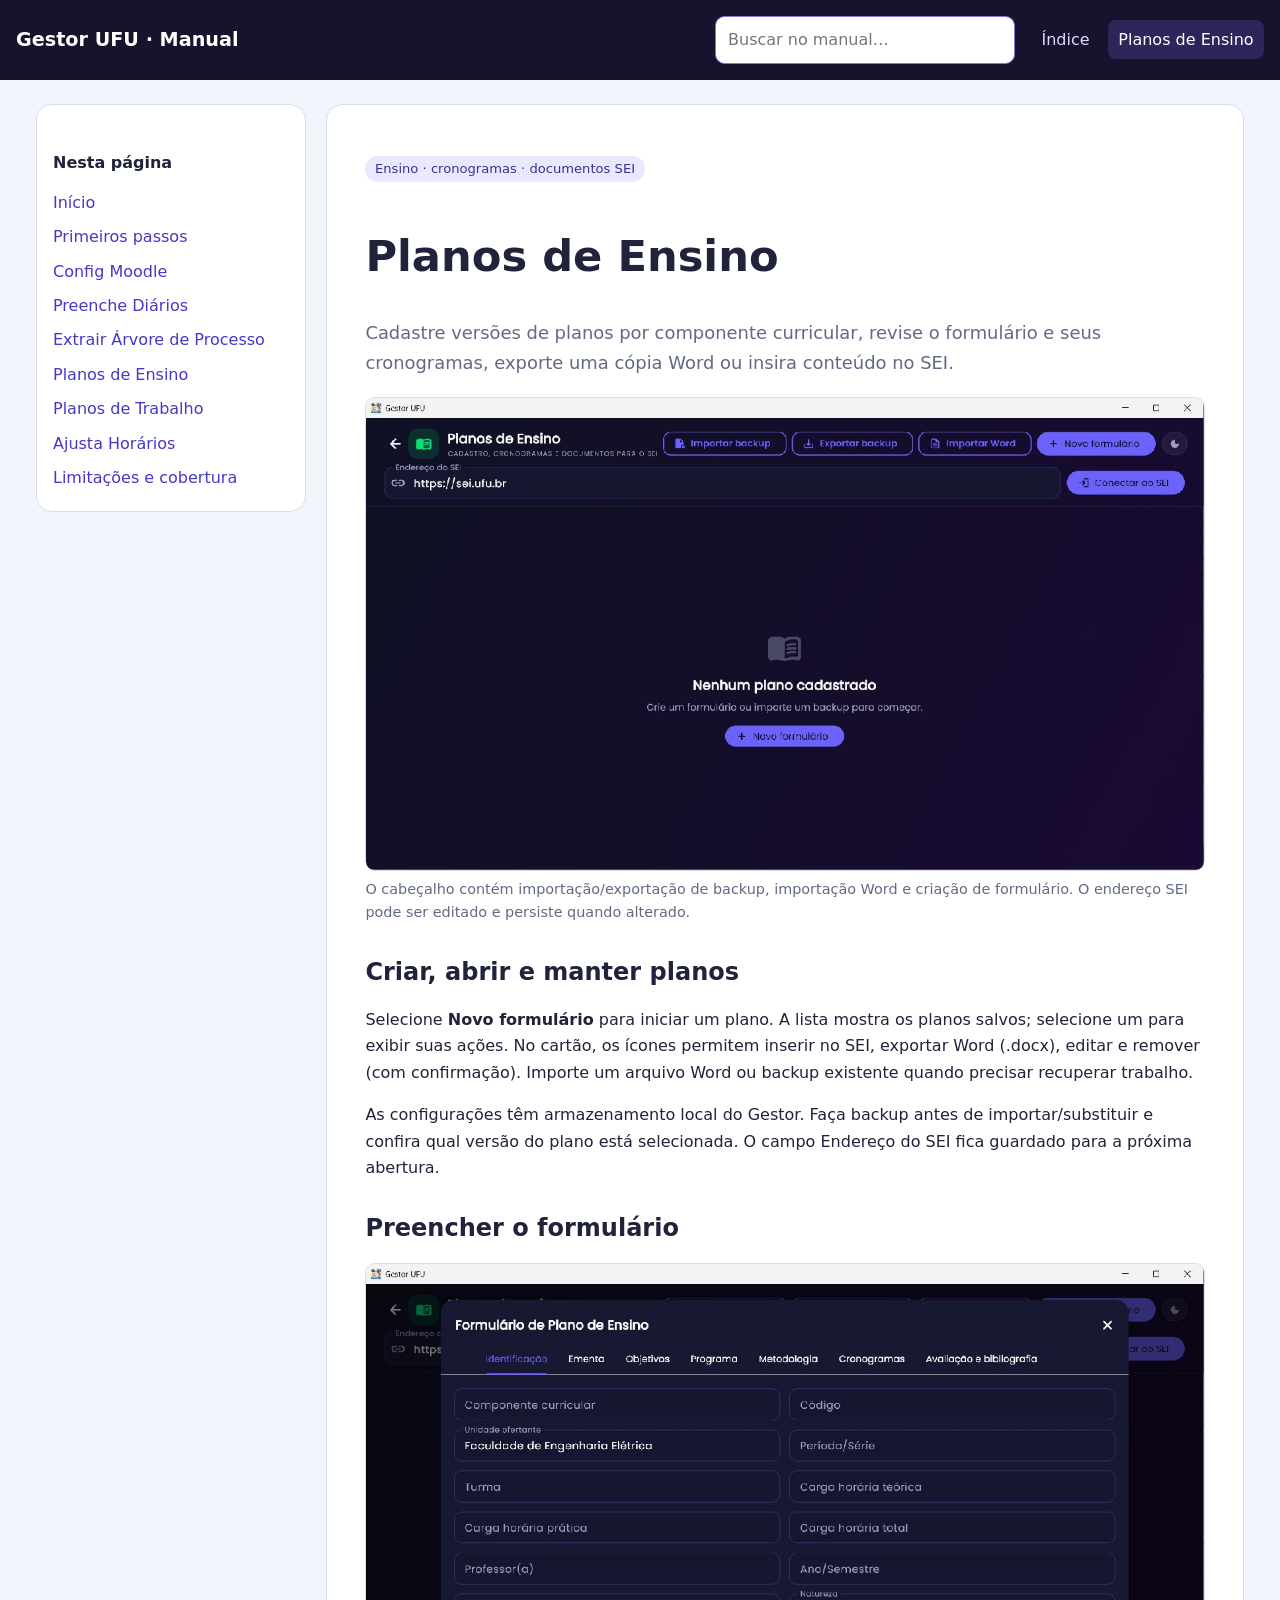
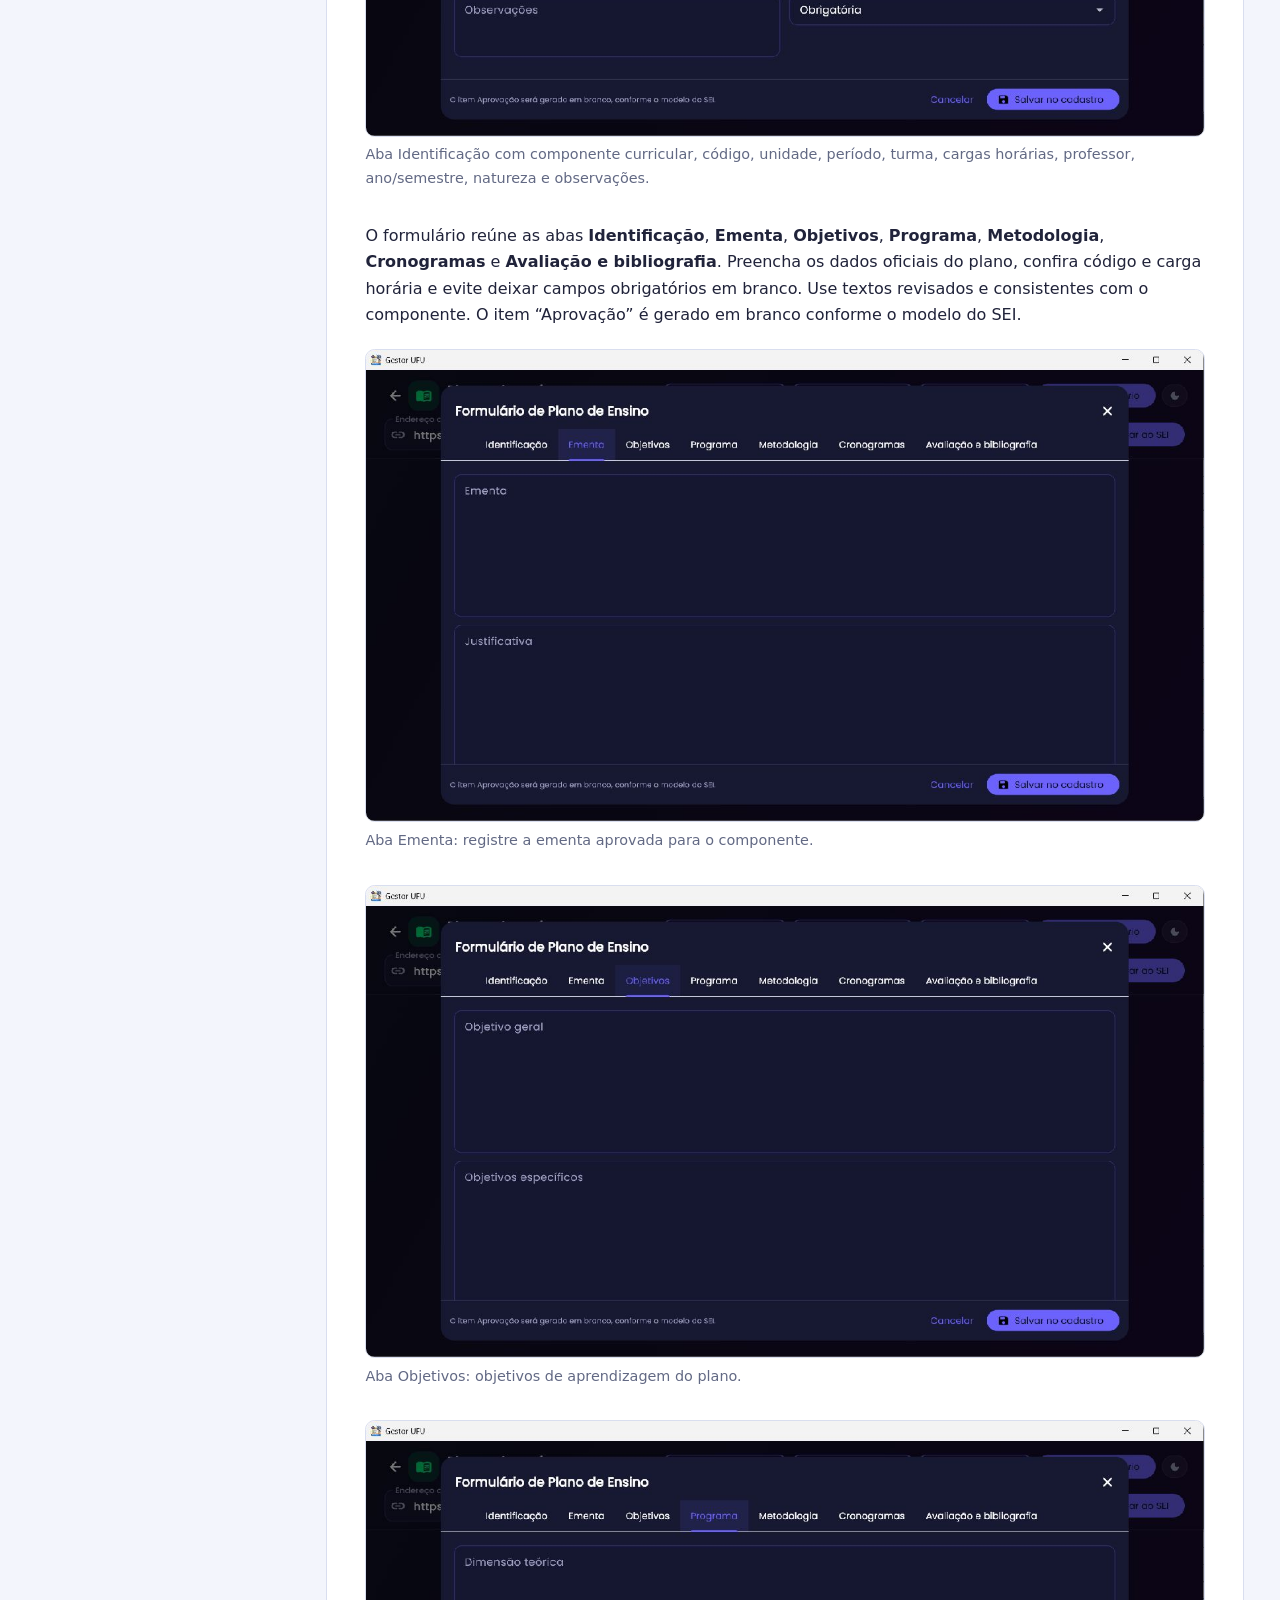
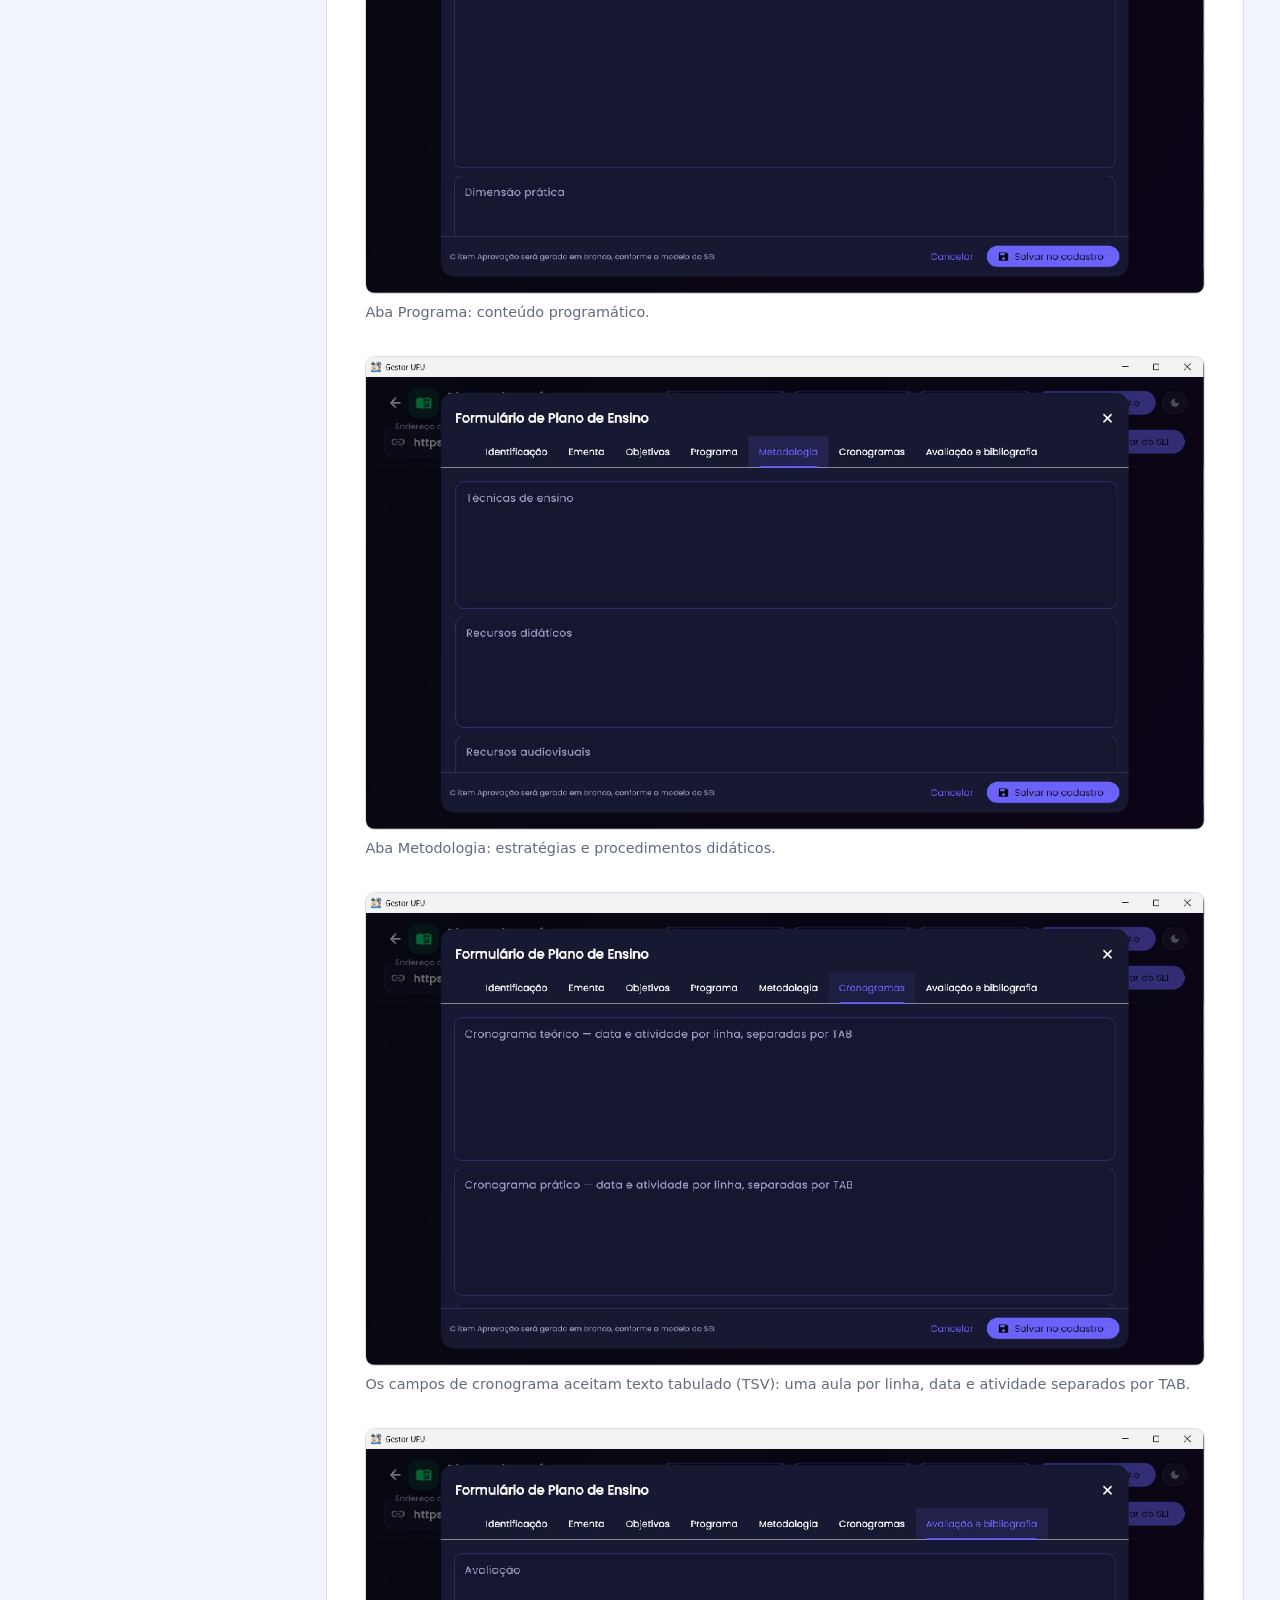
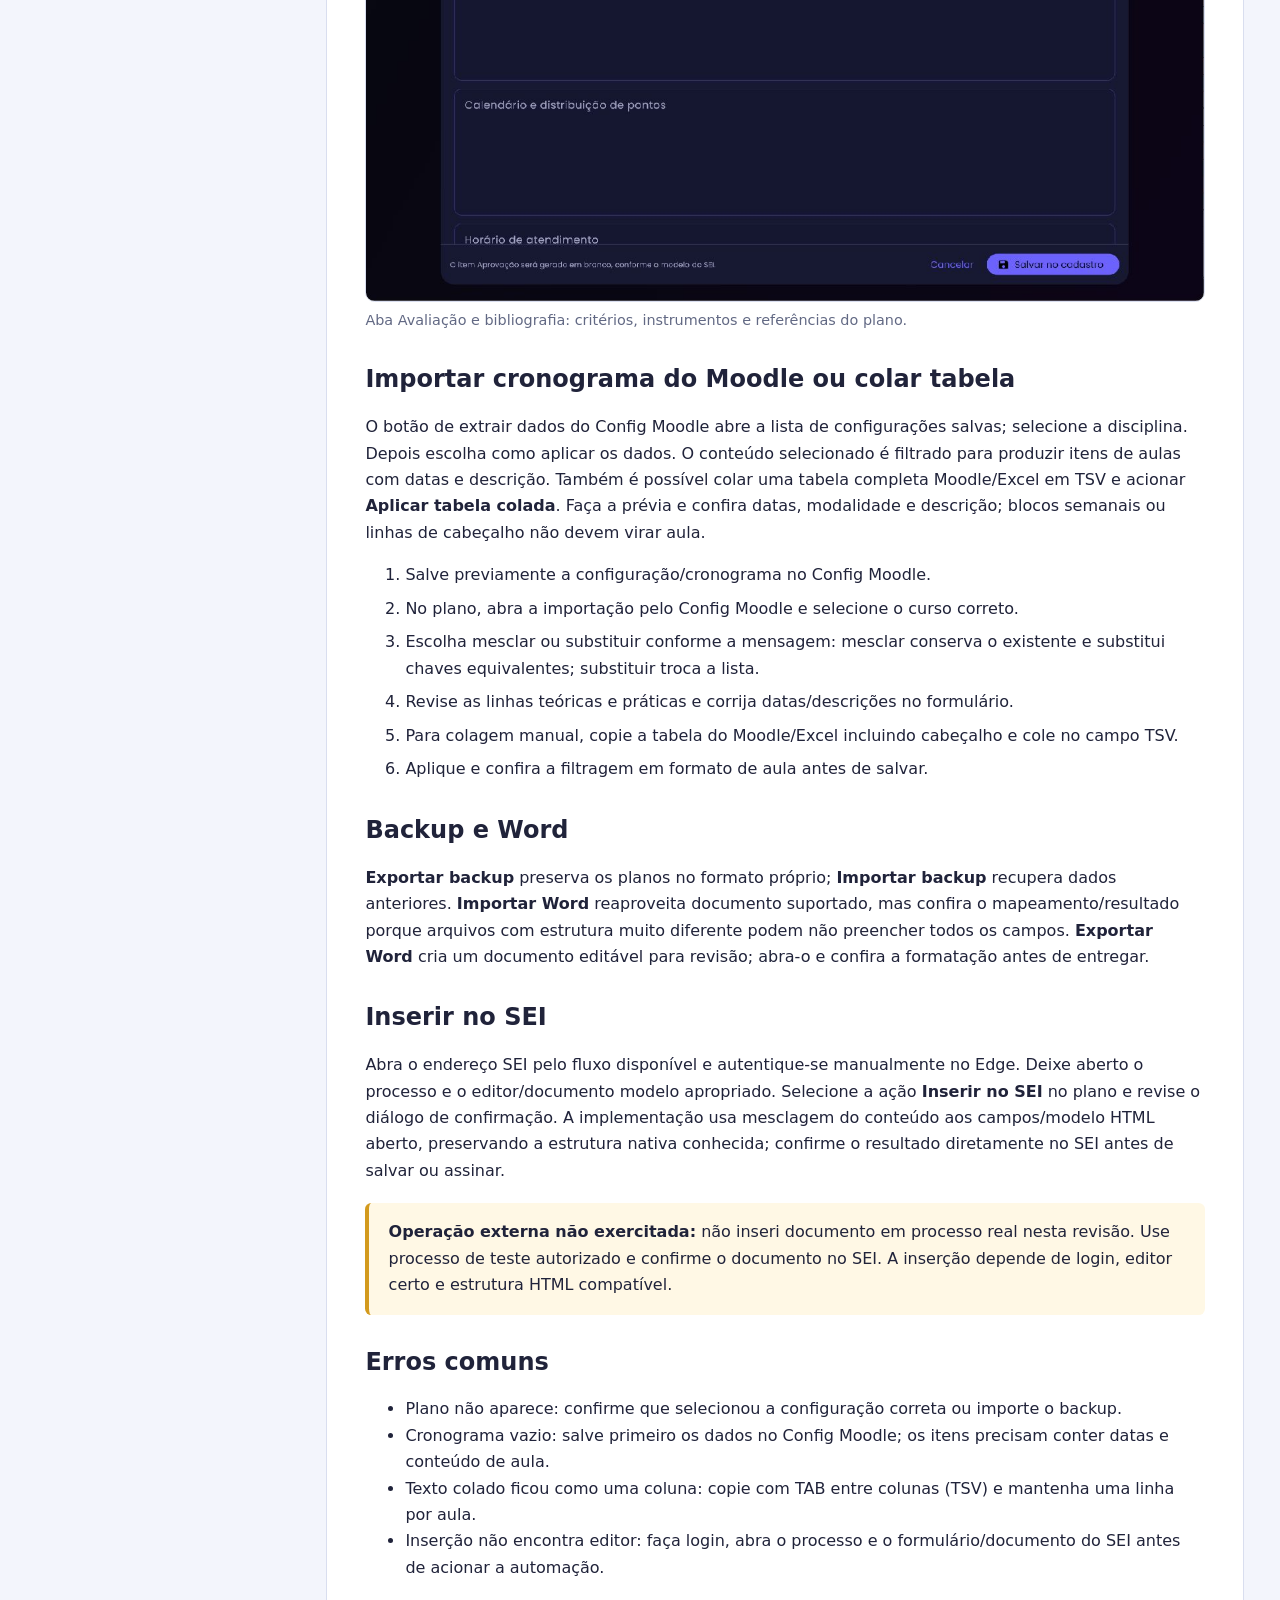
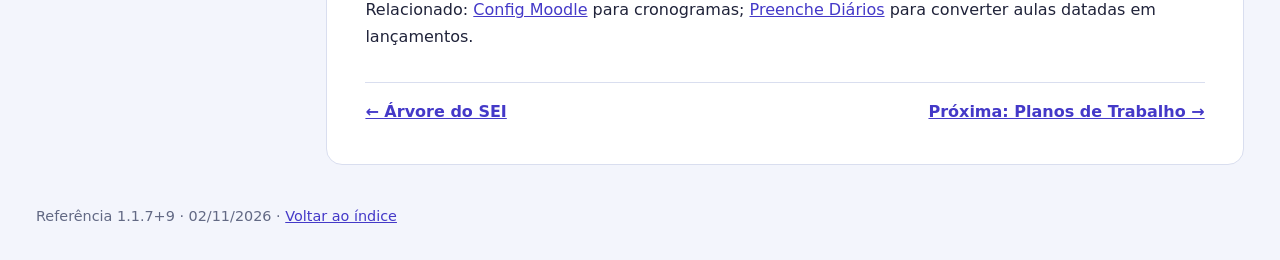
<file: docs/manual/site/planos-ensino.html>
<!doctype html><html lang="pt-BR"><head><meta charset="utf-8"><meta name="viewport" content="width=device-width,initial-scale=1"><title>Planos de Ensino · Manual Gestor UFU</title><link rel="icon" href="favicon.svg" type="image/svg+xml"><link rel="stylesheet" href="assets/manual.css"></head><body><header><a class="brand" href="index.html">Gestor UFU · Manual</a><div class="searchbox" data-search><input type="search" aria-label="Buscar no manual" placeholder="Buscar no manual…"><div class="search-results"></div></div><nav><a href="index.html">Índice</a><a href="planos-ensino.html" aria-current="page">Planos de Ensino</a></nav></header><main class="layout"><aside class="sidebar"><h2>Nesta página</h2><nav data-sidebar></nav></aside><article class="content"><p class="pill">Ensino · cronogramas · documentos SEI</p><h1>Planos de Ensino</h1><p class="lead">Cadastre versões de planos por componente curricular, revise o formulário e seus cronogramas, exporte uma cópia Word ou insira conteúdo no SEI.</p><figure class="screen"><img src="assets/screenshots/planos-ensino-vazio.jpg" alt="Página Planos de Ensino sem planos cadastrados, com botões de backup, importação Word e novo formulário"><figcaption>O cabeçalho contém importação/exportação de backup, importação Word e criação de formulário. O endereço SEI pode ser editado e persiste quando alterado.</figcaption></figure><h2 id="lista">Criar, abrir e manter planos</h2><p>Selecione <strong>Novo formulário</strong> para iniciar um plano. A lista mostra os planos salvos; selecione um para exibir suas ações. No cartão, os ícones permitem inserir no SEI, exportar Word (.docx), editar e remover (com confirmação). Importe um arquivo Word ou backup existente quando precisar recuperar trabalho.</p><p>As configurações têm armazenamento local do Gestor. Faça backup antes de importar/substituir e confira qual versão do plano está selecionada. O campo Endereço do SEI fica guardado para a próxima abertura.</p><h2 id="formulario">Preencher o formulário</h2><figure class="screen"><img src="assets/screenshots/plano-ensino-identificacao.jpg" alt="Aba Identificação do formulário de plano de ensino"><figcaption>Aba Identificação com componente curricular, código, unidade, período, turma, cargas horárias, professor, ano/semestre, natureza e observações.</figcaption></figure><p>O formulário reúne as abas <strong>Identificação</strong>, <strong>Ementa</strong>, <strong>Objetivos</strong>, <strong>Programa</strong>, <strong>Metodologia</strong>, <strong>Cronogramas</strong> e <strong>Avaliação e bibliografia</strong>. Preencha os dados oficiais do plano, confira código e carga horária e evite deixar campos obrigatórios em branco. Use textos revisados e consistentes com o componente. O item “Aprovação” é gerado em branco conforme o modelo do SEI.</p><figure class="screen"><img src="assets/screenshots/plano-ensino-ementa.jpg" alt="Aba Ementa do formulário"><figcaption>Aba Ementa: registre a ementa aprovada para o componente.</figcaption></figure><figure class="screen"><img src="assets/screenshots/plano-ensino-objetivos.jpg" alt="Aba Objetivos do formulário"><figcaption>Aba Objetivos: objetivos de aprendizagem do plano.</figcaption></figure><figure class="screen"><img src="assets/screenshots/plano-ensino-programa.jpg" alt="Aba Programa do formulário"><figcaption>Aba Programa: conteúdo programático.</figcaption></figure><figure class="screen"><img src="assets/screenshots/plano-ensino-metodologia.jpg" alt="Aba Metodologia do formulário"><figcaption>Aba Metodologia: estratégias e procedimentos didáticos.</figcaption></figure><figure class="screen"><img src="assets/screenshots/plano-ensino-cronogramas.jpg" alt="Aba Cronogramas com áreas separadas para conteúdos teóricos e práticos, uma linha por data e tabulação entre colunas"><figcaption>Os campos de cronograma aceitam texto tabulado (TSV): uma aula por linha, data e atividade separados por TAB.</figcaption></figure><figure class="screen"><img src="assets/screenshots/plano-ensino-avaliacao-bibliografia.jpg" alt="Aba Avaliação e bibliografia do formulário"><figcaption>Aba Avaliação e bibliografia: critérios, instrumentos e referências do plano.</figcaption></figure><h2 id="cronograma">Importar cronograma do Moodle ou colar tabela</h2><p>O botão de extrair dados do Config Moodle abre a lista de configurações salvas; selecione a disciplina. Depois escolha como aplicar os dados. O conteúdo selecionado é filtrado para produzir itens de aulas com datas e descrição. Também é possível colar uma tabela completa Moodle/Excel em TSV e acionar <strong>Aplicar tabela colada</strong>. Faça a prévia e confira datas, modalidade e descrição; blocos semanais ou linhas de cabeçalho não devem virar aula.</p><ol class="steps"><li>Salve previamente a configuração/cronograma no Config Moodle.</li><li>No plano, abra a importação pelo Config Moodle e selecione o curso correto.</li><li>Escolha mesclar ou substituir conforme a mensagem: mesclar conserva o existente e substitui chaves equivalentes; substituir troca a lista.</li><li>Revise as linhas teóricas e práticas e corrija datas/descrições no formulário.</li><li>Para colagem manual, copie a tabela do Moodle/Excel incluindo cabeçalho e cole no campo TSV.</li><li>Aplique e confira a filtragem em formato de aula antes de salvar.</li></ol><h2 id="backup">Backup e Word</h2><p><strong>Exportar backup</strong> preserva os planos no formato próprio; <strong>Importar backup</strong> recupera dados anteriores. <strong>Importar Word</strong> reaproveita documento suportado, mas confira o mapeamento/resultado porque arquivos com estrutura muito diferente podem não preencher todos os campos. <strong>Exportar Word</strong> cria um documento editável para revisão; abra-o e confira a formatação antes de entregar.</p><h2 id="sei">Inserir no SEI</h2><p>Abra o endereço SEI pelo fluxo disponível e autentique-se manualmente no Edge. Deixe aberto o processo e o editor/documento modelo apropriado. Selecione a ação <strong>Inserir no SEI</strong> no plano e revise o diálogo de confirmação. A implementação usa mesclagem do conteúdo aos campos/modelo HTML aberto, preservando a estrutura nativa conhecida; confirme o resultado diretamente no SEI antes de salvar ou assinar.</p><div class="callout warning"><strong>Operação externa não exercitada:</strong> não inseri documento em processo real nesta revisão. Use processo de teste autorizado e confirme o documento no SEI. A inserção depende de login, editor certo e estrutura HTML compatível.</div><h2 id="erros">Erros comuns</h2><ul><li>Plano não aparece: confirme que selecionou a configuração correta ou importe o backup.</li><li>Cronograma vazio: salve primeiro os dados no Config Moodle; os itens precisam conter datas e conteúdo de aula.</li><li>Texto colado ficou como uma coluna: copie com TAB entre colunas (TSV) e mantenha uma linha por aula.</li><li>Inserção não encontra editor: faça login, abra o processo e o formulário/documento do SEI antes de acionar a automação.</li></ul><p>Relacionado: <a href="config-moodle.html">Config Moodle</a> para cronogramas; <a href="preenche-diarios.html">Preenche Diários</a> para converter aulas datadas em lançamentos.</p><div class="pager"><a href="sei.html">← Árvore do SEI</a><a href="planos-trabalho.html">Próxima: Planos de Trabalho →</a></div></article></main><footer>Referência 1.1.7+9 · 02/11/2026 · <a href="index.html">Voltar ao índice</a><script src="assets/manual.js"></script><script src="assets/shell.js"></script></footer></body></html>
</file>
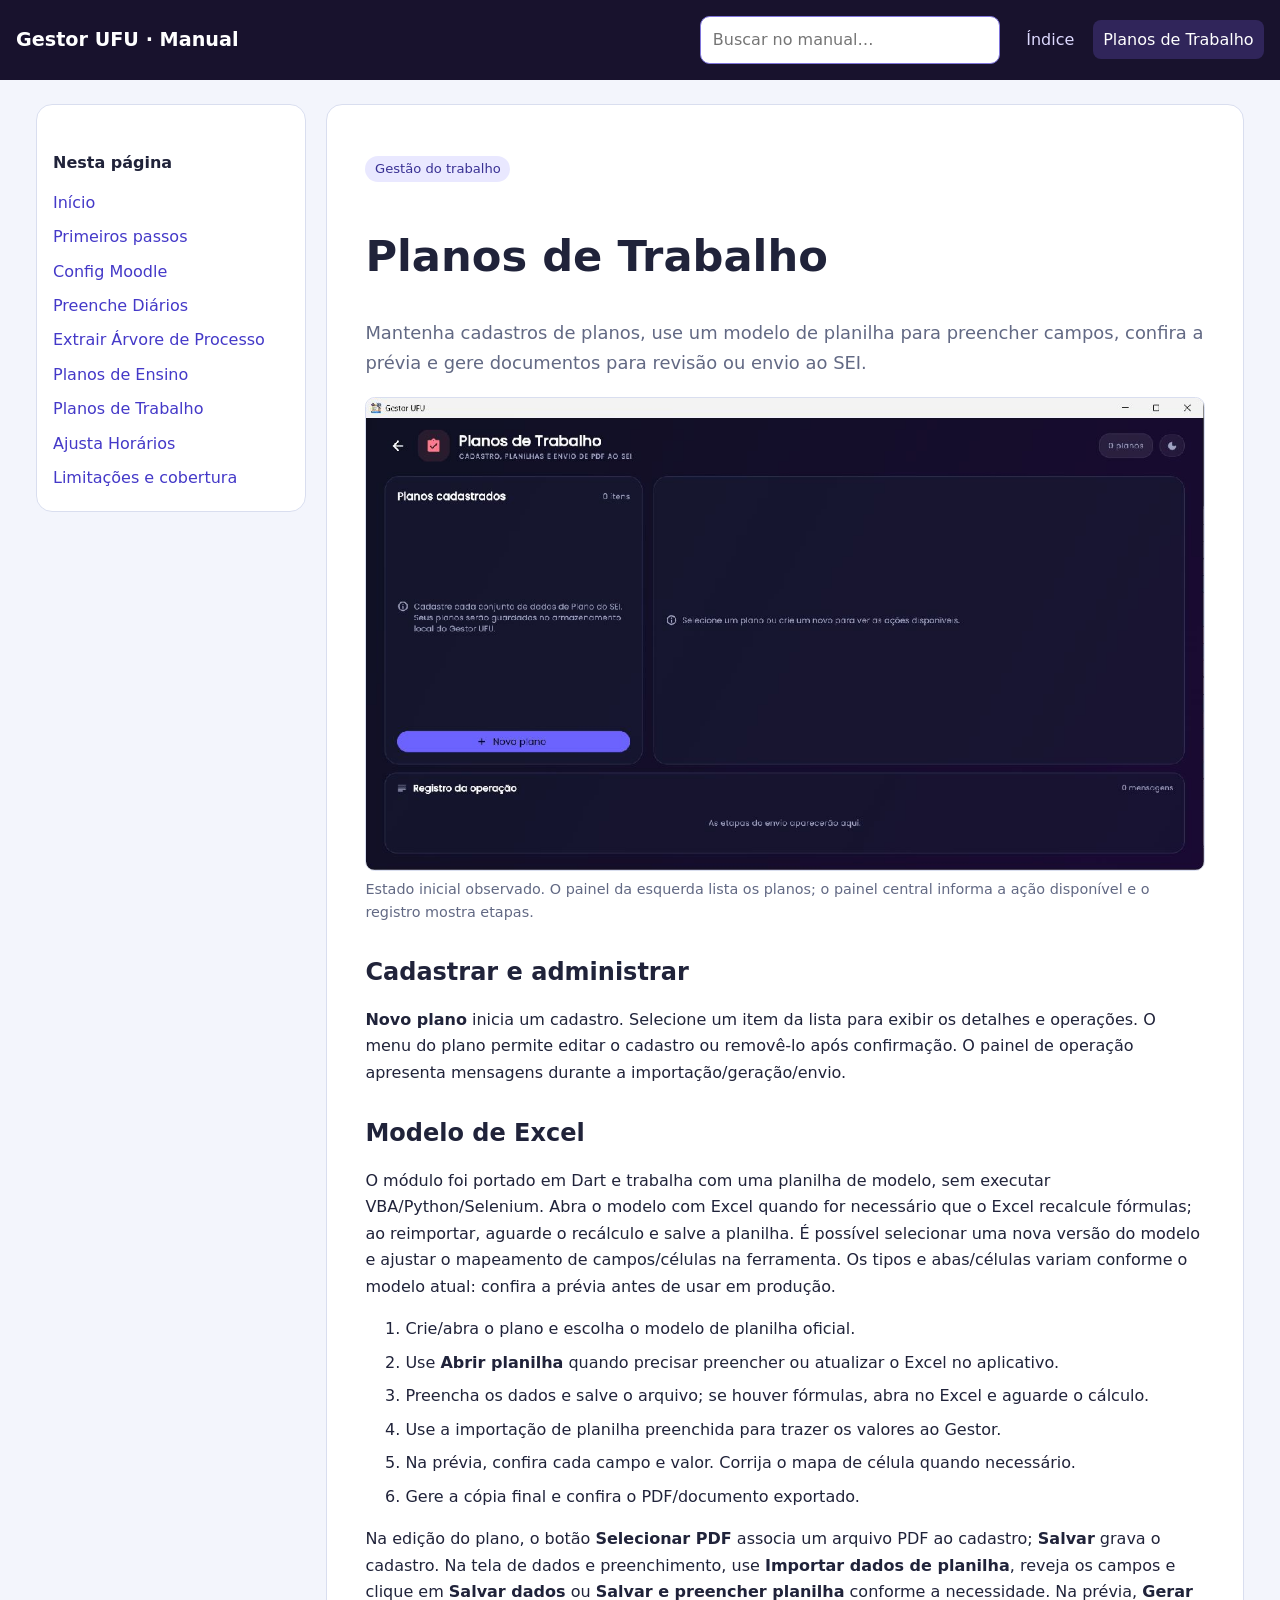
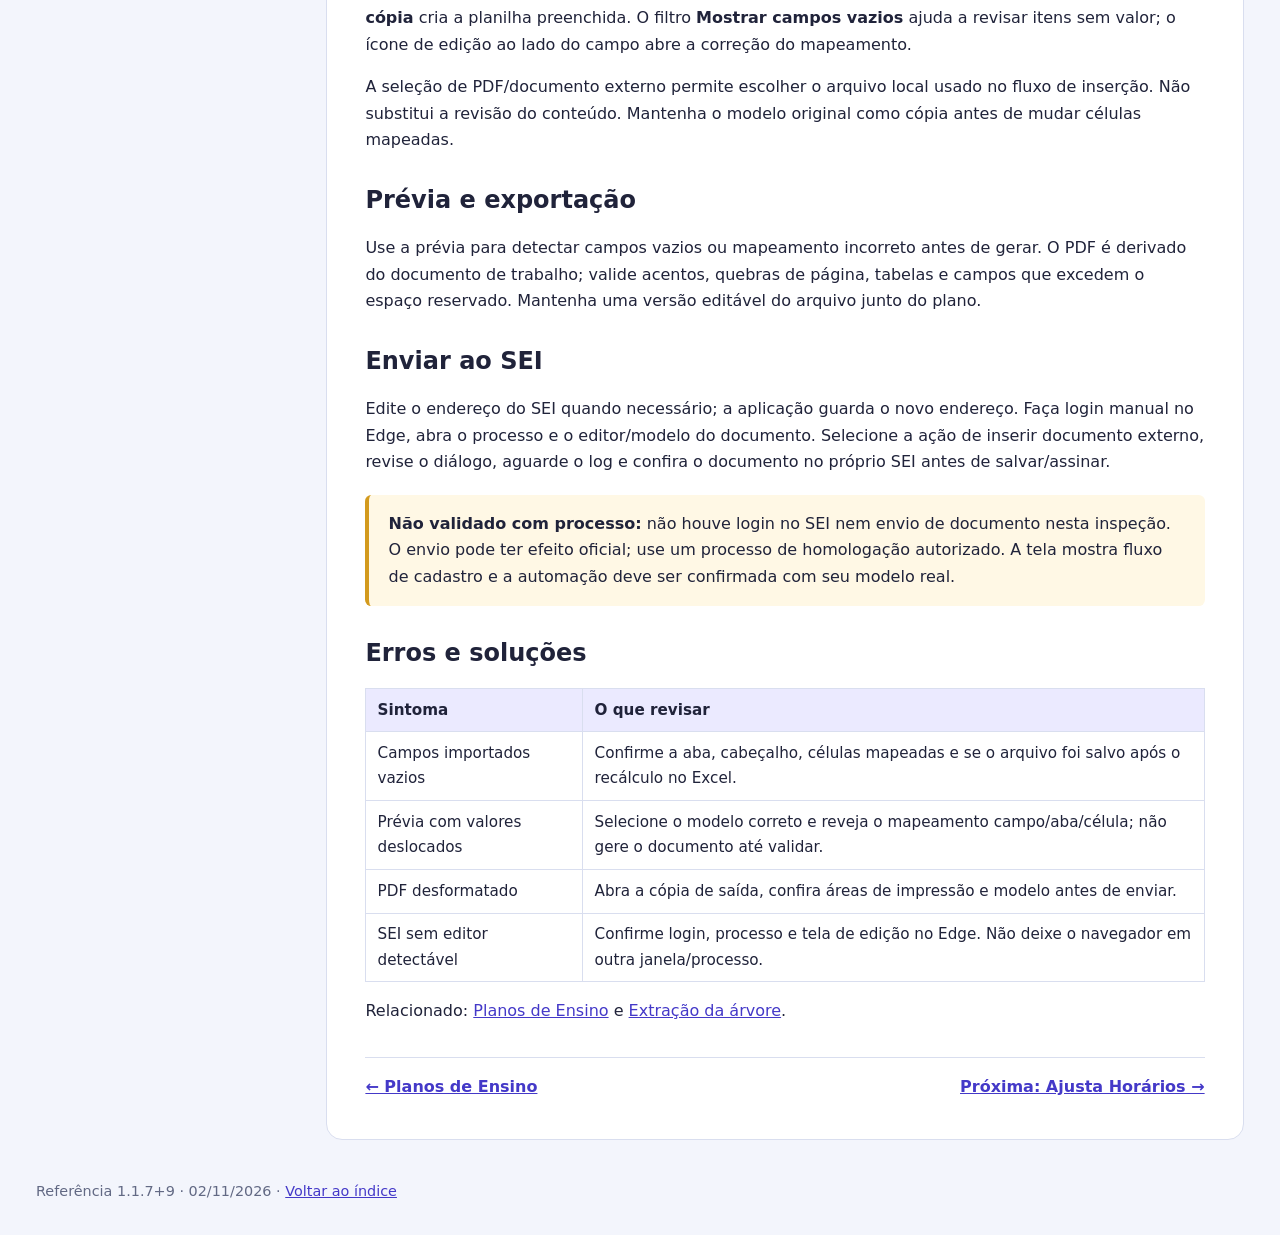
<file: docs/manual/site/planos-trabalho.html>
<!doctype html><html lang="pt-BR"><head><meta charset="utf-8"><meta name="viewport" content="width=device-width,initial-scale=1"><title>Planos de Trabalho · Manual Gestor UFU</title><link rel="icon" href="favicon.svg" type="image/svg+xml"><link rel="stylesheet" href="assets/manual.css"></head><body><header><a class="brand" href="index.html">Gestor UFU · Manual</a><div class="searchbox" data-search><input type="search" aria-label="Buscar no manual" placeholder="Buscar no manual…"><div class="search-results"></div></div><nav><a href="index.html">Índice</a><a href="planos-trabalho.html" aria-current="page">Planos de Trabalho</a></nav></header><main class="layout"><aside class="sidebar"><h2>Nesta página</h2><nav data-sidebar></nav></aside><article class="content"><p class="pill">Gestão do trabalho</p><h1>Planos de Trabalho</h1><p class="lead">Mantenha cadastros de planos, use um modelo de planilha para preencher campos, confira a prévia e gere documentos para revisão ou envio ao SEI.</p><figure class="screen"><img src="assets/screenshots/planos-trabalho-vazio.jpg" alt="Tela Planos de Trabalho sem planos cadastrados e painel de registro da operação"><figcaption>Estado inicial observado. O painel da esquerda lista os planos; o painel central informa a ação disponível e o registro mostra etapas.</figcaption></figure><h2 id="cadastro">Cadastrar e administrar</h2><p><strong>Novo plano</strong> inicia um cadastro. Selecione um item da lista para exibir os detalhes e operações. O menu do plano permite editar o cadastro ou removê-lo após confirmação. O painel de operação apresenta mensagens durante a importação/geração/envio.</p><h2 id="modelo">Modelo de Excel</h2><p>O módulo foi portado em Dart e trabalha com uma planilha de modelo, sem executar VBA/Python/Selenium. Abra o modelo com Excel quando for necessário que o Excel recalcule fórmulas; ao reimportar, aguarde o recálculo e salve a planilha. É possível selecionar uma nova versão do modelo e ajustar o mapeamento de campos/células na ferramenta. Os tipos e abas/células variam conforme o modelo atual: confira a prévia antes de usar em produção.</p><ol class="steps"><li>Crie/abra o plano e escolha o modelo de planilha oficial.</li><li>Use <strong>Abrir planilha</strong> quando precisar preencher ou atualizar o Excel no aplicativo.</li><li>Preencha os dados e salve o arquivo; se houver fórmulas, abra no Excel e aguarde o cálculo.</li><li>Use a importação de planilha preenchida para trazer os valores ao Gestor.</li><li>Na prévia, confira cada campo e valor. Corrija o mapa de célula quando necessário.</li><li>Gere a cópia final e confira o PDF/documento exportado.</li></ol><p>Na edição do plano, o botão <strong>Selecionar PDF</strong> associa um arquivo PDF ao cadastro; <strong>Salvar</strong> grava o cadastro. Na tela de dados e preenchimento, use <strong>Importar dados de planilha</strong>, reveja os campos e clique em <strong>Salvar dados</strong> ou <strong>Salvar e preencher planilha</strong> conforme a necessidade. Na prévia, <strong>Gerar cópia</strong> cria a planilha preenchida. O filtro <strong>Mostrar campos vazios</strong> ajuda a revisar itens sem valor; o ícone de edição ao lado do campo abre a correção do mapeamento.</p><p>A seleção de PDF/documento externo permite escolher o arquivo local usado no fluxo de inserção. Não substitui a revisão do conteúdo. Mantenha o modelo original como cópia antes de mudar células mapeadas.</p><h2 id="pdf">Prévia e exportação</h2><p>Use a prévia para detectar campos vazios ou mapeamento incorreto antes de gerar. O PDF é derivado do documento de trabalho; valide acentos, quebras de página, tabelas e campos que excedem o espaço reservado. Mantenha uma versão editável do arquivo junto do plano.</p><h2 id="sei">Enviar ao SEI</h2><p>Edite o endereço do SEI quando necessário; a aplicação guarda o novo endereço. Faça login manual no Edge, abra o processo e o editor/modelo do documento. Selecione a ação de inserir documento externo, revise o diálogo, aguarde o log e confira o documento no próprio SEI antes de salvar/assinar.</p><div class="callout warning"><strong>Não validado com processo:</strong> não houve login no SEI nem envio de documento nesta inspeção. O envio pode ter efeito oficial; use um processo de homologação autorizado. A tela mostra fluxo de cadastro e a automação deve ser confirmada com seu modelo real.</div><h2 id="erros">Erros e soluções</h2><table><thead><tr><th>Sintoma</th><th>O que revisar</th></tr></thead><tbody><tr><td>Campos importados vazios</td><td>Confirme a aba, cabeçalho, células mapeadas e se o arquivo foi salvo após o recálculo no Excel.</td></tr><tr><td>Prévia com valores deslocados</td><td>Selecione o modelo correto e reveja o mapeamento campo/aba/célula; não gere o documento até validar.</td></tr><tr><td>PDF desformatado</td><td>Abra a cópia de saída, confira áreas de impressão e modelo antes de enviar.</td></tr><tr><td>SEI sem editor detectável</td><td>Confirme login, processo e tela de edição no Edge. Não deixe o navegador em outra janela/processo.</td></tr></tbody></table><p>Relacionado: <a href="planos-ensino.html">Planos de Ensino</a> e <a href="sei.html">Extração da árvore</a>.</p><div class="pager"><a href="planos-ensino.html">← Planos de Ensino</a><a href="ajusta-horarios.html">Próxima: Ajusta Horários →</a></div></article></main><footer>Referência 1.1.7+9 · 02/11/2026 · <a href="index.html">Voltar ao índice</a><script src="assets/manual.js"></script><script src="assets/shell.js"></script></footer></body></html>
</file>
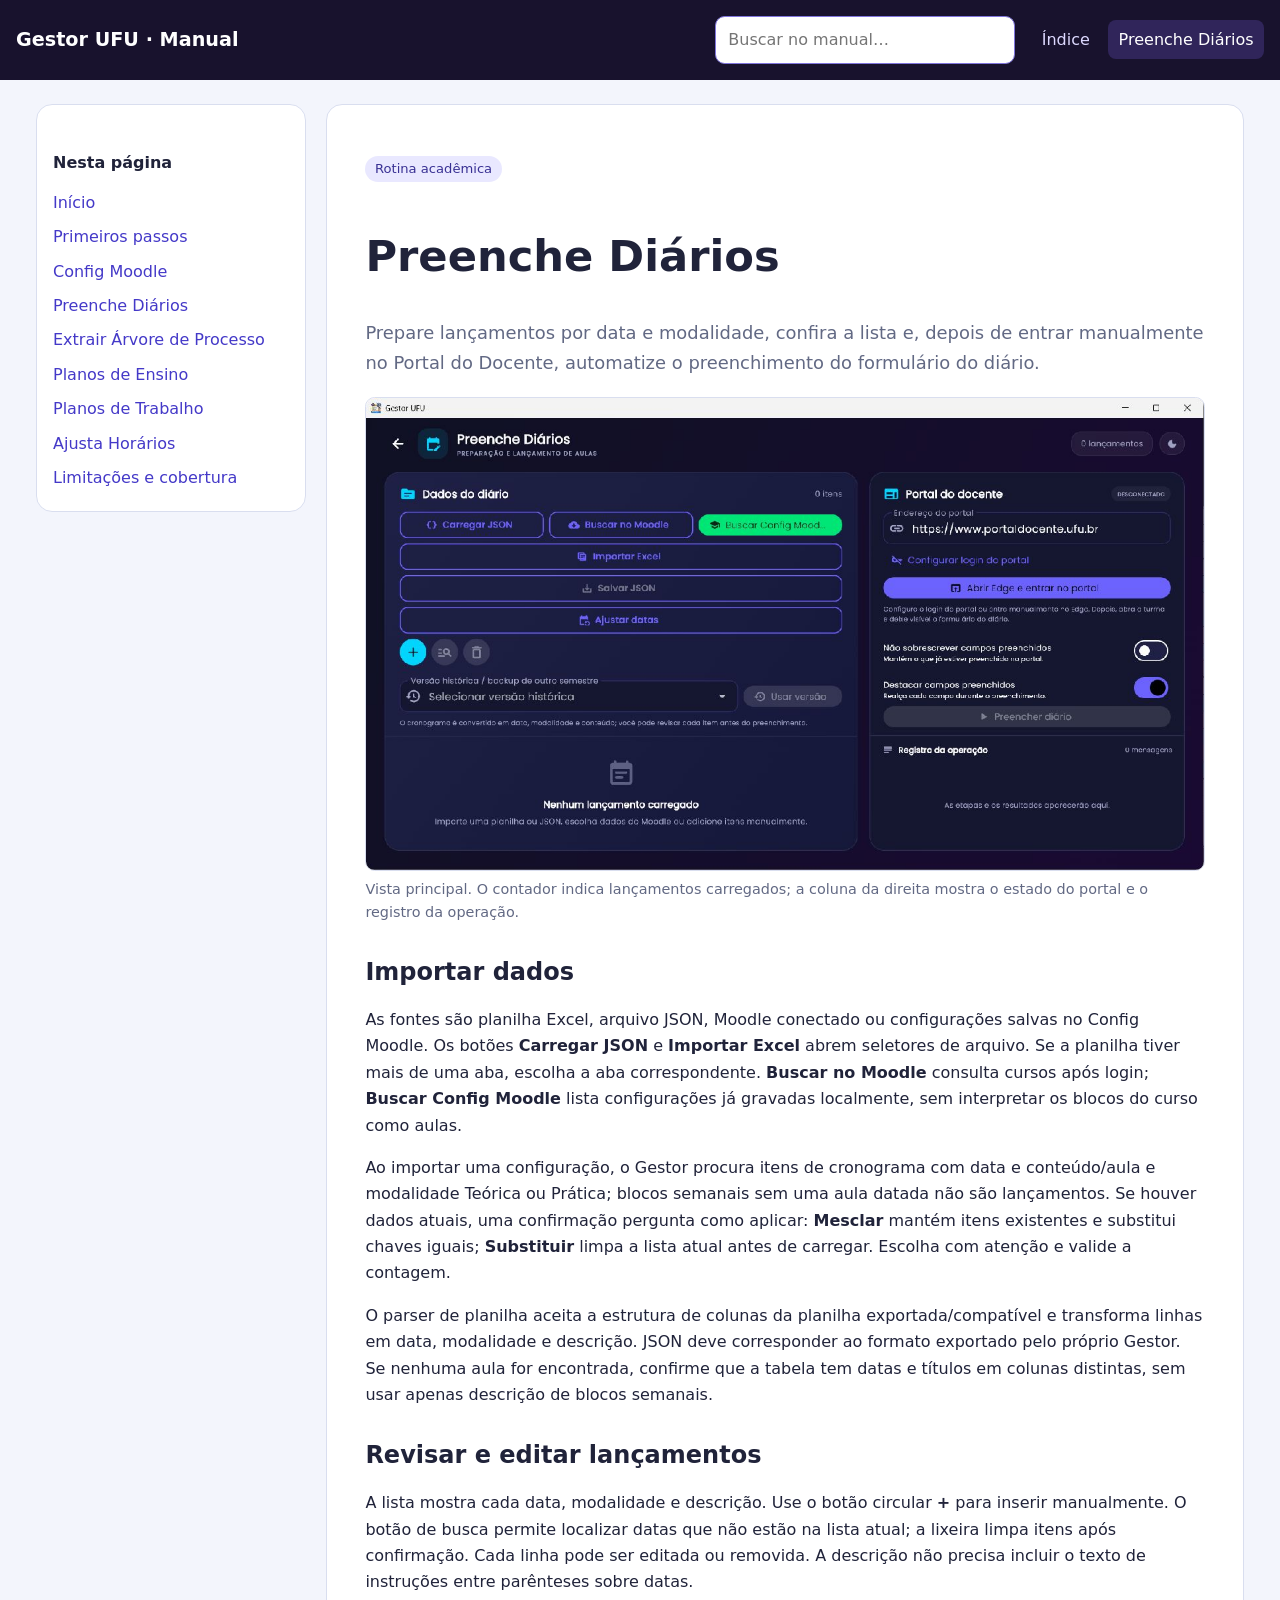
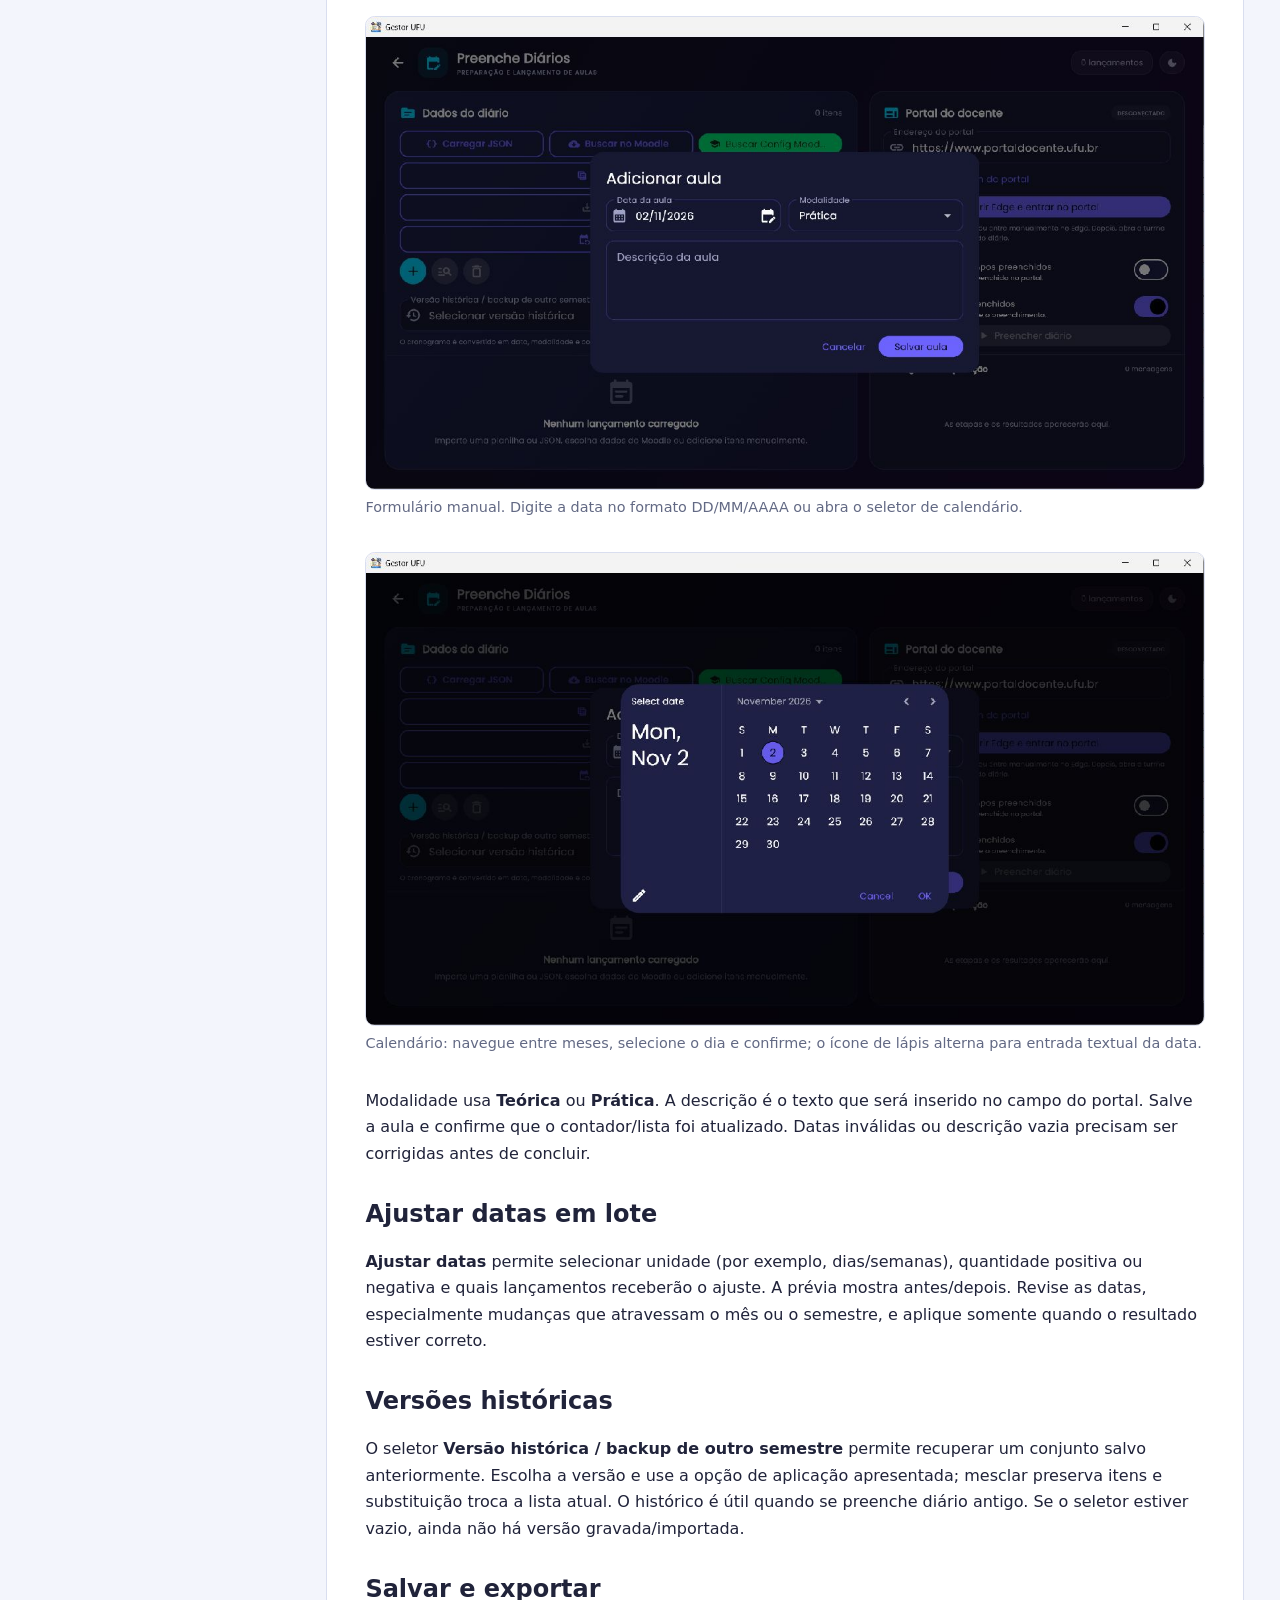
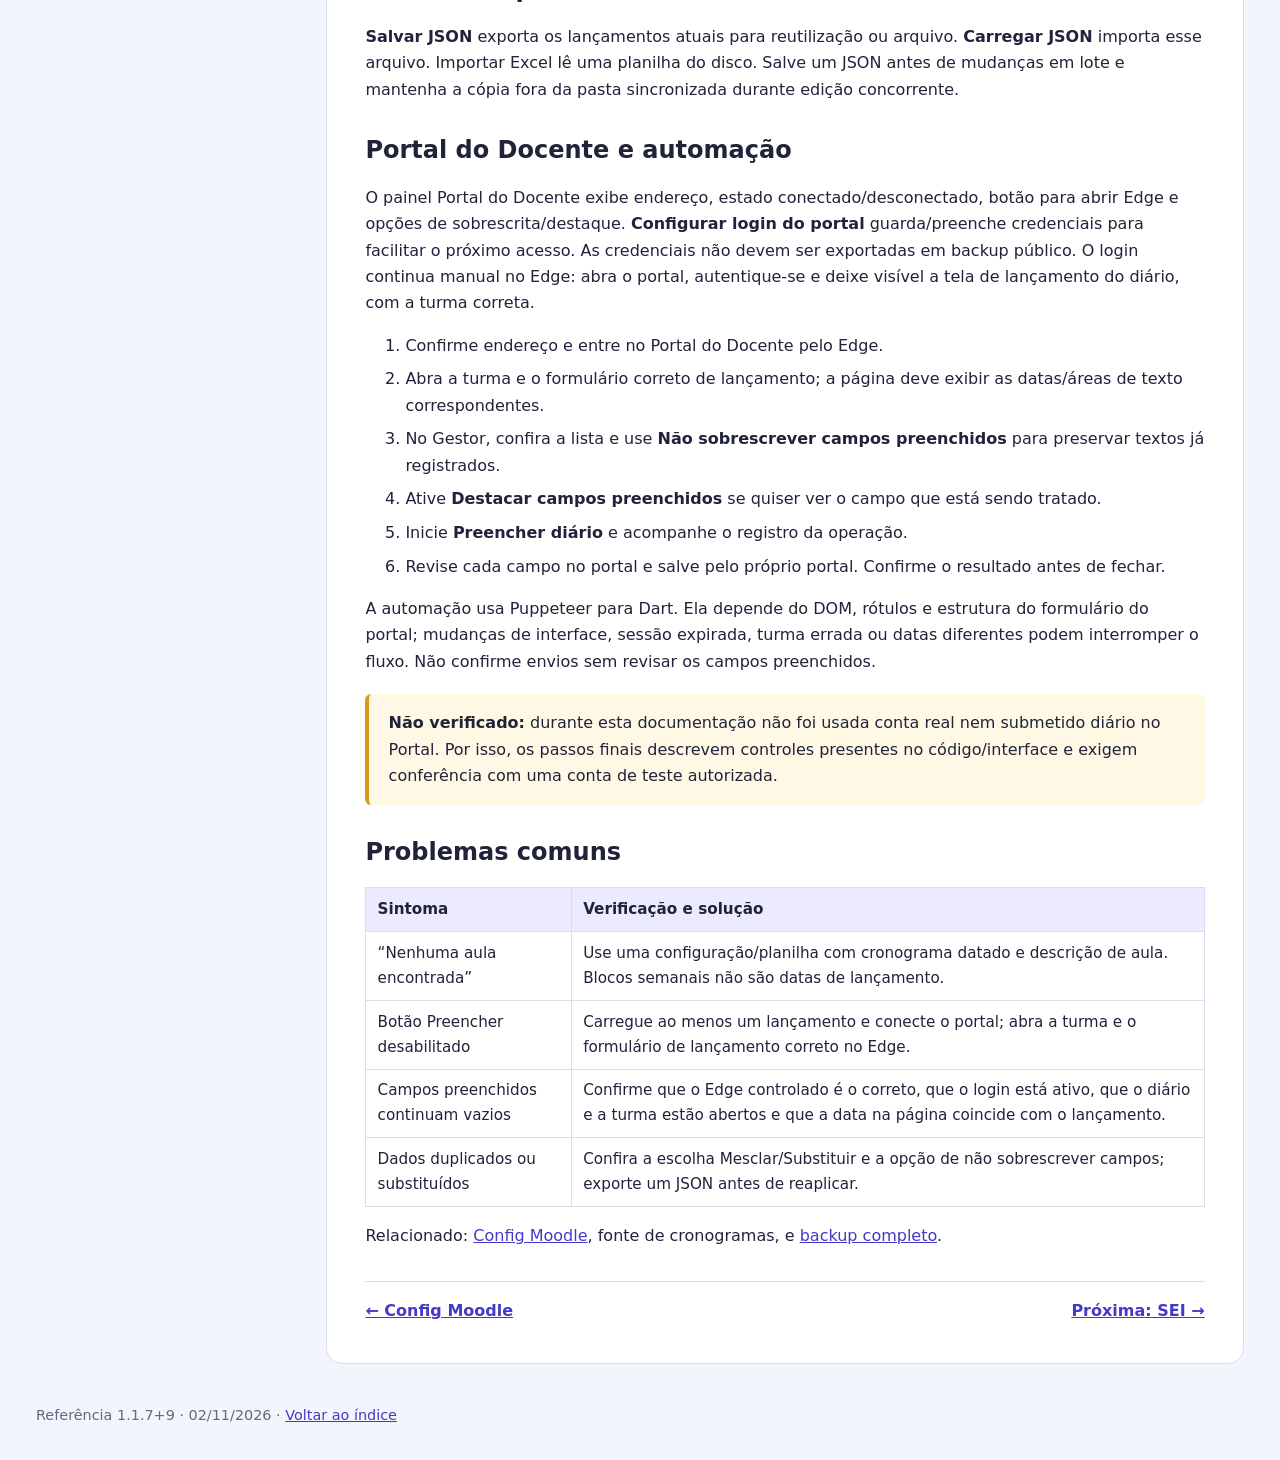
<file: docs/manual/site/preenche-diarios.html>
<!doctype html><html lang="pt-BR"><head><meta charset="utf-8"><meta name="viewport" content="width=device-width,initial-scale=1"><title>Preenche Diários · Manual Gestor UFU</title><link rel="icon" href="favicon.svg" type="image/svg+xml"><link rel="stylesheet" href="assets/manual.css"></head><body><header><a class="brand" href="index.html">Gestor UFU · Manual</a><div class="searchbox" data-search><input type="search" aria-label="Buscar no manual" placeholder="Buscar no manual…"><div class="search-results"></div></div><nav><a href="index.html">Índice</a><a href="preenche-diarios.html" aria-current="page">Preenche Diários</a></nav></header><main class="layout"><aside class="sidebar"><h2>Nesta página</h2><nav data-sidebar></nav></aside><article class="content"><p class="pill">Rotina acadêmica</p><h1>Preenche Diários</h1><p class="lead">Prepare lançamentos por data e modalidade, confira a lista e, depois de entrar manualmente no Portal do Docente, automatize o preenchimento do formulário do diário.</p><figure class="screen"><img src="assets/screenshots/preenche-diarios-vazio.jpg" alt="Tela Preenche Diários vazia com ações de importação e painel do Portal do Docente"><figcaption>Vista principal. O contador indica lançamentos carregados; a coluna da direita mostra o estado do portal e o registro da operação.</figcaption></figure><h2 id="fontes">Importar dados</h2><p>As fontes são planilha Excel, arquivo JSON, Moodle conectado ou configurações salvas no Config Moodle. Os botões <strong>Carregar JSON</strong> e <strong>Importar Excel</strong> abrem seletores de arquivo. Se a planilha tiver mais de uma aba, escolha a aba correspondente. <strong>Buscar no Moodle</strong> consulta cursos após login; <strong>Buscar Config Moodle</strong> lista configurações já gravadas localmente, sem interpretar os blocos do curso como aulas.</p><p>Ao importar uma configuração, o Gestor procura itens de cronograma com data e conteúdo/aula e modalidade Teórica ou Prática; blocos semanais sem uma aula datada não são lançamentos. Se houver dados atuais, uma confirmação pergunta como aplicar: <strong>Mesclar</strong> mantém itens existentes e substitui chaves iguais; <strong>Substituir</strong> limpa a lista atual antes de carregar. Escolha com atenção e valide a contagem.</p><p>O parser de planilha aceita a estrutura de colunas da planilha exportada/compatível e transforma linhas em data, modalidade e descrição. JSON deve corresponder ao formato exportado pelo próprio Gestor. Se nenhuma aula for encontrada, confirme que a tabela tem datas e títulos em colunas distintas, sem usar apenas descrição de blocos semanais.</p><h2 id="lista">Revisar e editar lançamentos</h2><p>A lista mostra cada data, modalidade e descrição. Use o botão circular <strong>+</strong> para inserir manualmente. O botão de busca permite localizar datas que não estão na lista atual; a lixeira limpa itens após confirmação. Cada linha pode ser editada ou removida. A descrição não precisa incluir o texto de instruções entre parênteses sobre datas.</p><figure class="screen"><img src="assets/screenshots/diario-adicionar-aula.jpg" alt="Diálogo Adicionar aula com data, modalidade e descrição"><figcaption>Formulário manual. Digite a data no formato DD/MM/AAAA ou abra o seletor de calendário.</figcaption></figure><figure class="screen"><img src="assets/screenshots/diario-calendario.jpg" alt="Seletor de calendário para escolher a data da aula"><figcaption>Calendário: navegue entre meses, selecione o dia e confirme; o ícone de lápis alterna para entrada textual da data.</figcaption></figure><p>Modalidade usa <strong>Teórica</strong> ou <strong>Prática</strong>. A descrição é o texto que será inserido no campo do portal. Salve a aula e confirme que o contador/lista foi atualizado. Datas inválidas ou descrição vazia precisam ser corrigidas antes de concluir.</p><h2 id="datas">Ajustar datas em lote</h2><p><strong>Ajustar datas</strong> permite selecionar unidade (por exemplo, dias/semanas), quantidade positiva ou negativa e quais lançamentos receberão o ajuste. A prévia mostra antes/depois. Revise as datas, especialmente mudanças que atravessam o mês ou o semestre, e aplique somente quando o resultado estiver correto.</p><h2 id="historico">Versões históricas</h2><p>O seletor <strong>Versão histórica / backup de outro semestre</strong> permite recuperar um conjunto salvo anteriormente. Escolha a versão e use a opção de aplicação apresentada; mesclar preserva itens e substituição troca a lista atual. O histórico é útil quando se preenche diário antigo. Se o seletor estiver vazio, ainda não há versão gravada/importada.</p><h2 id="exportar">Salvar e exportar</h2><p><strong>Salvar JSON</strong> exporta os lançamentos atuais para reutilização ou arquivo. <strong>Carregar JSON</strong> importa esse arquivo. Importar Excel lê uma planilha do disco. Salve um JSON antes de mudanças em lote e mantenha a cópia fora da pasta sincronizada durante edição concorrente.</p><h2 id="portal">Portal do Docente e automação</h2><p>O painel Portal do Docente exibe endereço, estado conectado/desconectado, botão para abrir Edge e opções de sobrescrita/destaque. <strong>Configurar login do portal</strong> guarda/preenche credenciais para facilitar o próximo acesso. As credenciais não devem ser exportadas em backup público. O login continua manual no Edge: abra o portal, autentique-se e deixe visível a tela de lançamento do diário, com a turma correta.</p><ol class="steps"><li>Confirme endereço e entre no Portal do Docente pelo Edge.</li><li>Abra a turma e o formulário correto de lançamento; a página deve exibir as datas/áreas de texto correspondentes.</li><li>No Gestor, confira a lista e use <strong>Não sobrescrever campos preenchidos</strong> para preservar textos já registrados.</li><li>Ative <strong>Destacar campos preenchidos</strong> se quiser ver o campo que está sendo tratado.</li><li>Inicie <strong>Preencher diário</strong> e acompanhe o registro da operação.</li><li>Revise cada campo no portal e salve pelo próprio portal. Confirme o resultado antes de fechar.</li></ol><p>A automação usa Puppeteer para Dart. Ela depende do DOM, rótulos e estrutura do formulário do portal; mudanças de interface, sessão expirada, turma errada ou datas diferentes podem interromper o fluxo. Não confirme envios sem revisar os campos preenchidos.</p><div class="callout warning"><strong>Não verificado:</strong> durante esta documentação não foi usada conta real nem submetido diário no Portal. Por isso, os passos finais descrevem controles presentes no código/interface e exigem conferência com uma conta de teste autorizada.</div><h2 id="erros">Problemas comuns</h2><table><thead><tr><th>Sintoma</th><th>Verificação e solução</th></tr></thead><tbody><tr><td>“Nenhuma aula encontrada”</td><td>Use uma configuração/planilha com cronograma datado e descrição de aula. Blocos semanais não são datas de lançamento.</td></tr><tr><td>Botão Preencher desabilitado</td><td>Carregue ao menos um lançamento e conecte o portal; abra a turma e o formulário de lançamento correto no Edge.</td></tr><tr><td>Campos preenchidos continuam vazios</td><td>Confirme que o Edge controlado é o correto, que o login está ativo, que o diário e a turma estão abertos e que a data na página coincide com o lançamento.</td></tr><tr><td>Dados duplicados ou substituídos</td><td>Confira a escolha Mesclar/Substituir e a opção de não sobrescrever campos; exporte um JSON antes de reaplicar.</td></tr></tbody></table><p>Relacionado: <a href="config-moodle.html">Config Moodle</a>, fonte de cronogramas, e <a href="primeiros-passos.html#backup">backup completo</a>.</p><div class="pager"><a href="config-moodle.html">← Config Moodle</a><a href="sei.html">Próxima: SEI →</a></div></article></main><footer>Referência 1.1.7+9 · 02/11/2026 · <a href="index.html">Voltar ao índice</a><script src="assets/manual.js"></script><script src="assets/shell.js"></script></footer></body></html>
</file>
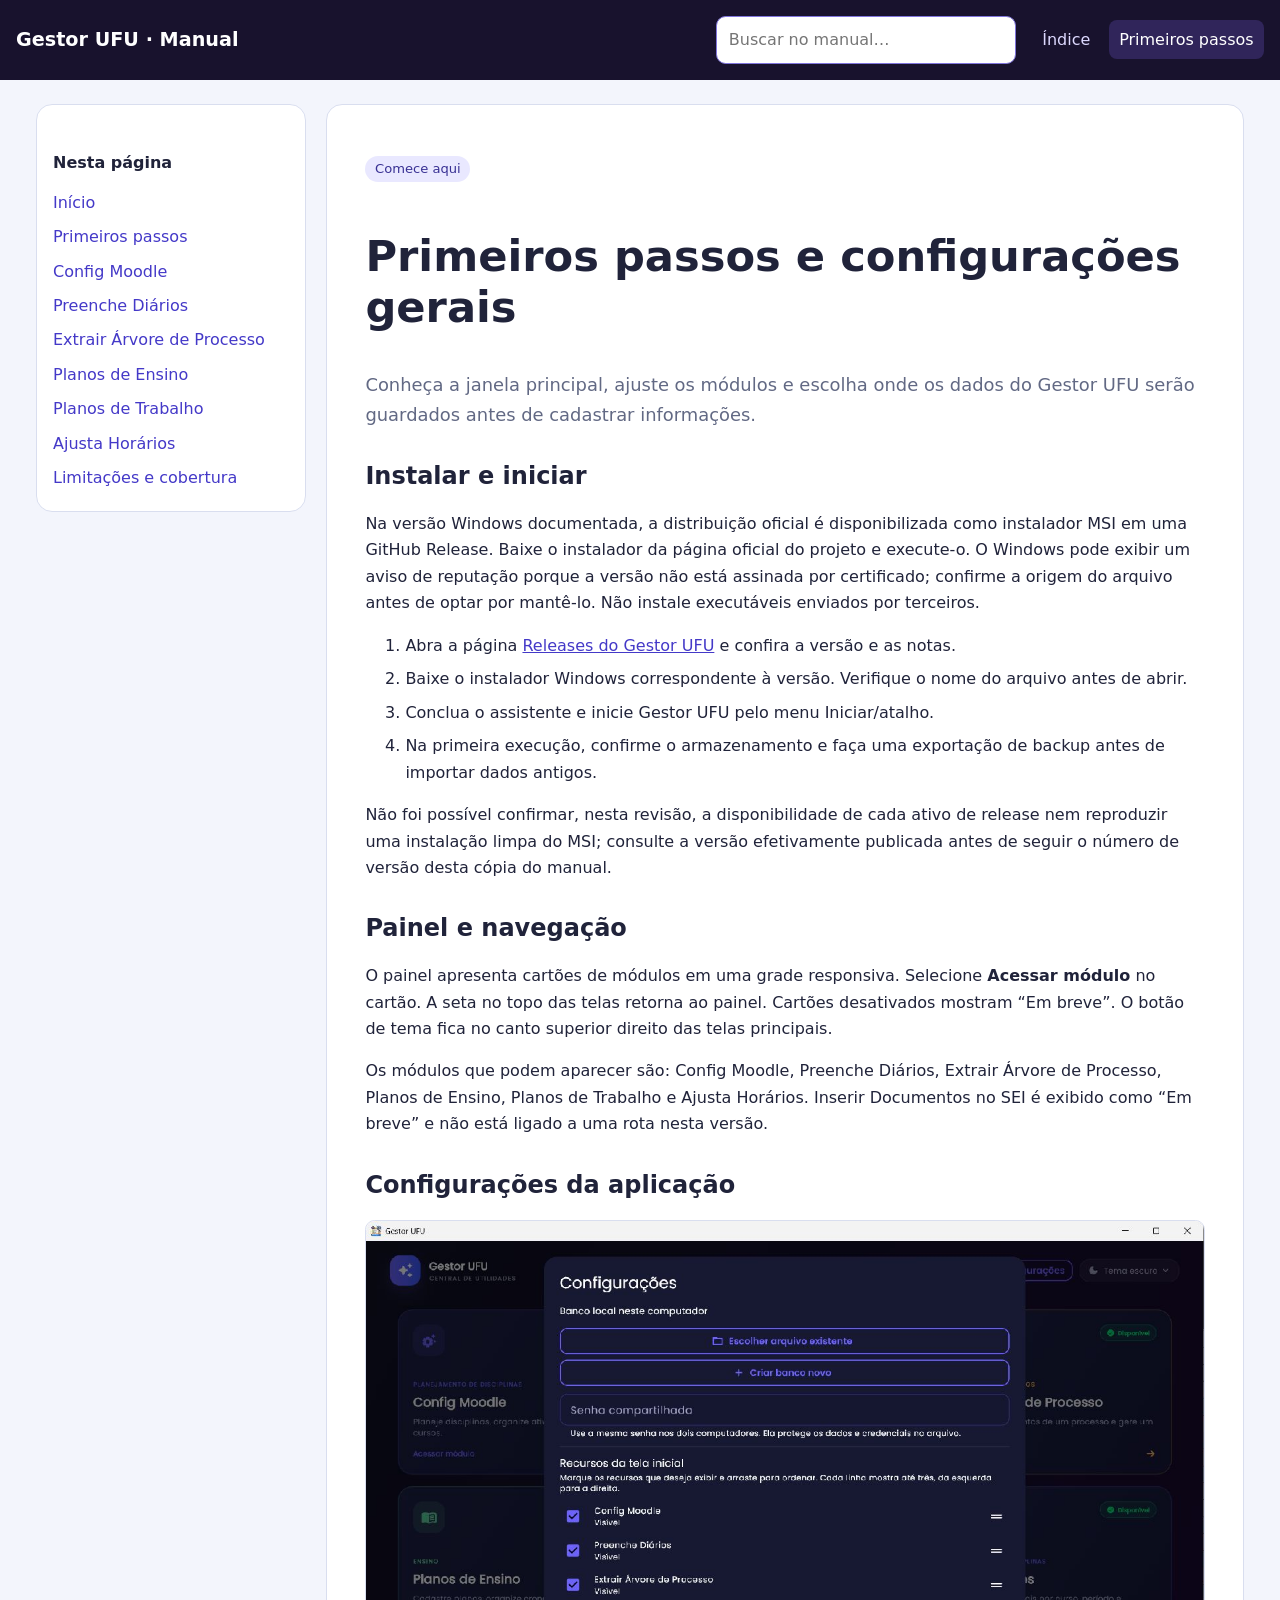
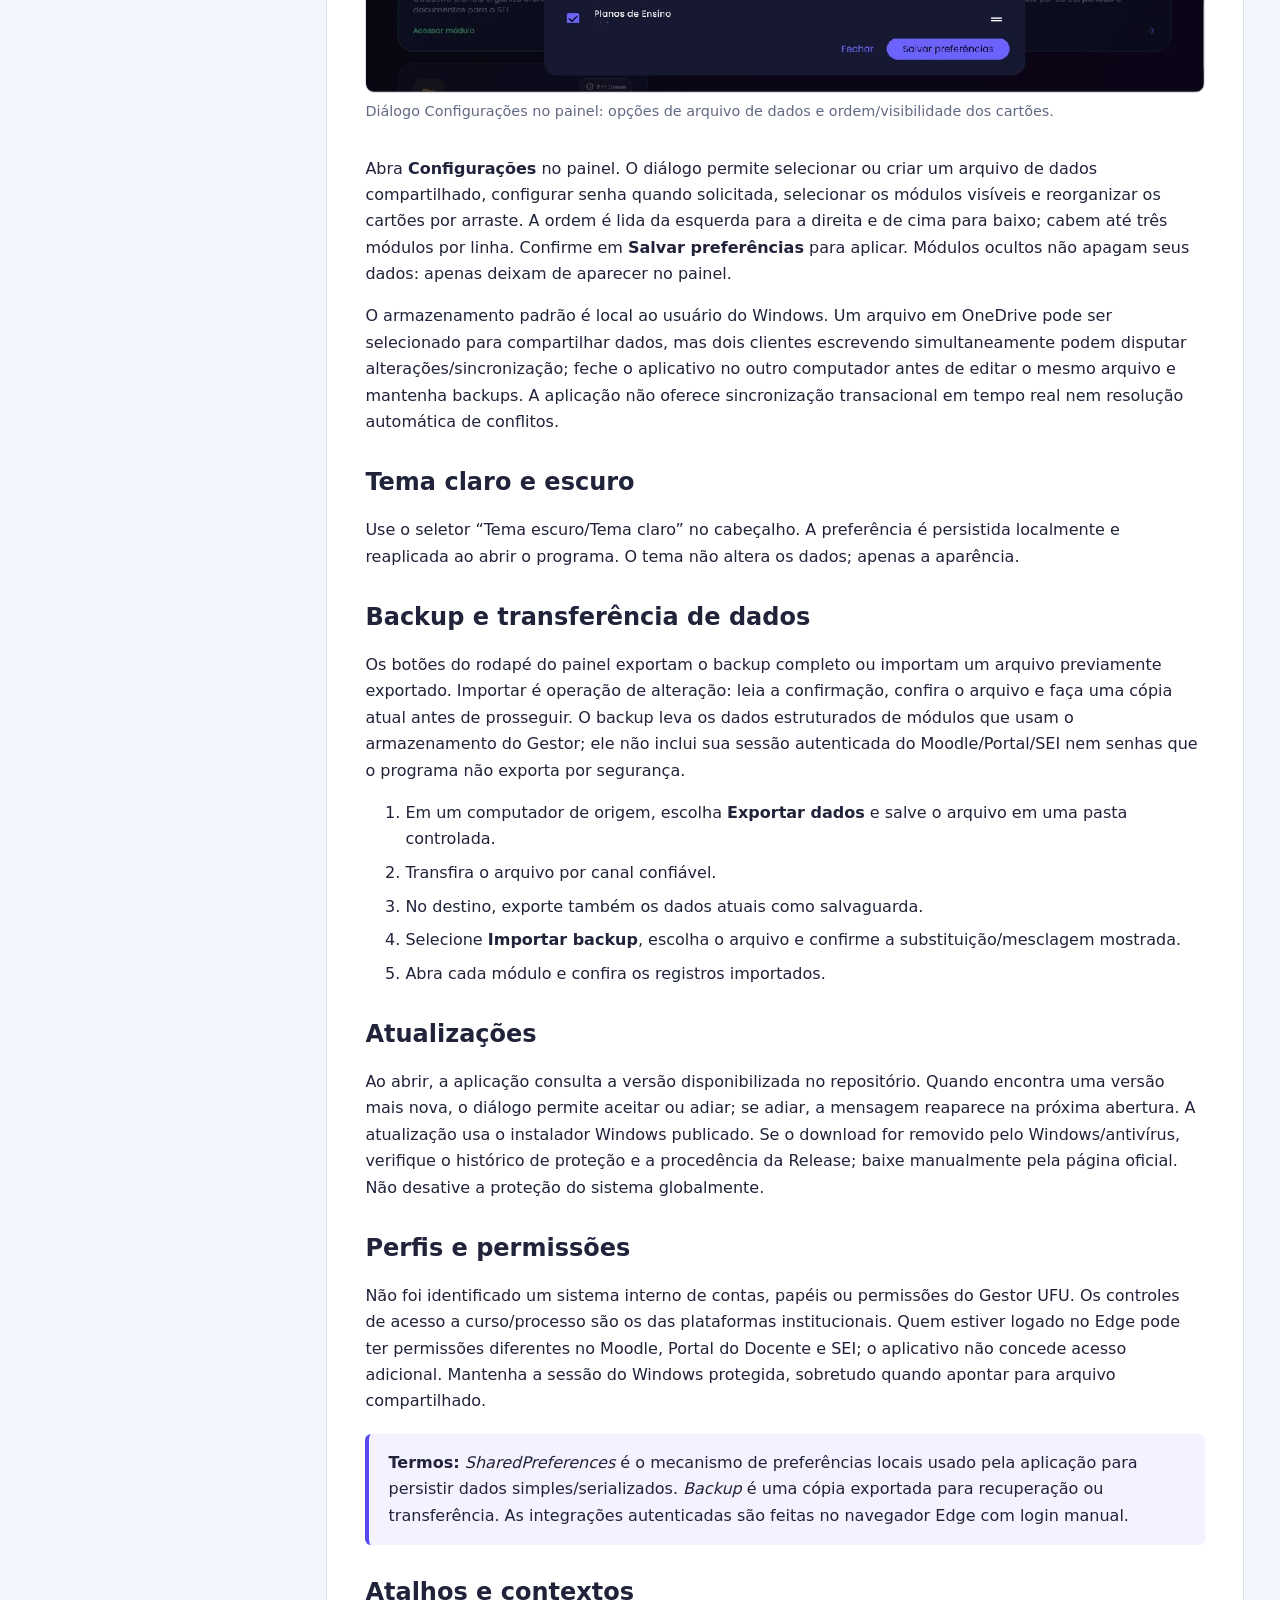
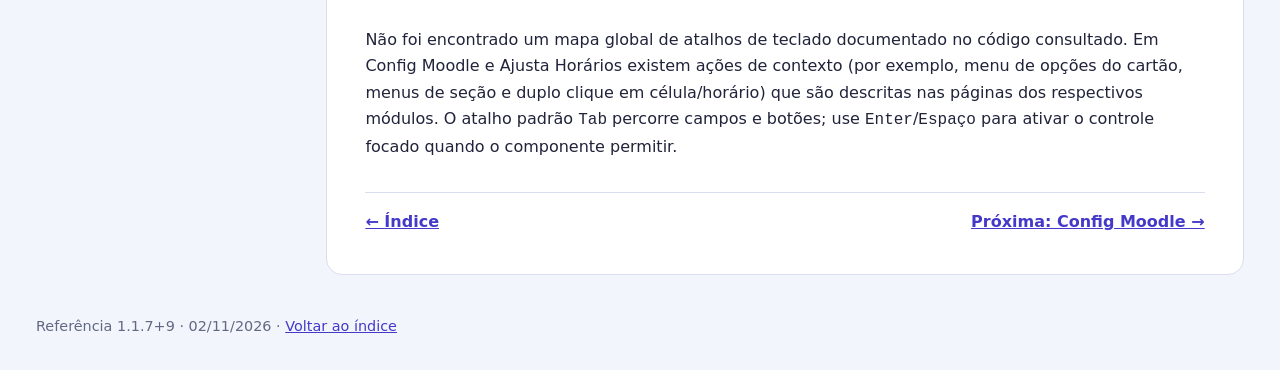
<file: docs/manual/site/primeiros-passos.html>
<!doctype html><html lang="pt-BR"><head><meta charset="utf-8"><meta name="viewport" content="width=device-width,initial-scale=1"><title>Primeiros passos · Manual Gestor UFU</title><link rel="icon" href="favicon.svg" type="image/svg+xml"><link rel="stylesheet" href="assets/manual.css"></head><body><header><a class="brand" href="index.html">Gestor UFU · Manual</a><div class="searchbox" data-search><input type="search" aria-label="Buscar no manual" placeholder="Buscar no manual…"><div class="search-results"></div></div><nav><a href="index.html">Índice</a><a href="primeiros-passos.html" aria-current="page">Primeiros passos</a></nav></header><main class="layout"><aside class="sidebar"><h2>Nesta página</h2><nav data-sidebar></nav></aside><article class="content"><p class="pill">Comece aqui</p><h1>Primeiros passos e configurações gerais</h1><p class="lead">Conheça a janela principal, ajuste os módulos e escolha onde os dados do Gestor UFU serão guardados antes de cadastrar informações.</p><h2 id="iniciar">Instalar e iniciar</h2><p>Na versão Windows documentada, a distribuição oficial é disponibilizada como instalador MSI em uma GitHub Release. Baixe o instalador da página oficial do projeto e execute-o. O Windows pode exibir um aviso de reputação porque a versão não está assinada por certificado; confirme a origem do arquivo antes de optar por mantê-lo. Não instale executáveis enviados por terceiros.</p><ol class="steps"><li>Abra a página <a href="https://github.com/LASEC-UFU/Gestor-UFU/releases">Releases do Gestor UFU</a> e confira a versão e as notas.</li><li>Baixe o instalador Windows correspondente à versão. Verifique o nome do arquivo antes de abrir.</li><li>Conclua o assistente e inicie Gestor UFU pelo menu Iniciar/atalho.</li><li>Na primeira execução, confirme o armazenamento e faça uma exportação de backup antes de importar dados antigos.</li></ol><p>Não foi possível confirmar, nesta revisão, a disponibilidade de cada ativo de release nem reproduzir uma instalação limpa do MSI; consulte a versão efetivamente publicada antes de seguir o número de versão desta cópia do manual.</p><h2 id="painel">Painel e navegação</h2><p>O painel apresenta cartões de módulos em uma grade responsiva. Selecione <strong>Acessar módulo</strong> no cartão. A seta no topo das telas retorna ao painel. Cartões desativados mostram “Em breve”. O botão de tema fica no canto superior direito das telas principais.</p><p>Os módulos que podem aparecer são: Config Moodle, Preenche Diários, Extrair Árvore de Processo, Planos de Ensino, Planos de Trabalho e Ajusta Horários. Inserir Documentos no SEI é exibido como “Em breve” e não está ligado a uma rota nesta versão.</p><h2 id="configuracoes">Configurações da aplicação</h2><figure class="screen"><img src="assets/screenshots/configuracoes.jpg" alt="Diálogo de configurações com opções de armazenamento e visibilidade dos módulos"><figcaption>Diálogo Configurações no painel: opções de arquivo de dados e ordem/visibilidade dos cartões.</figcaption></figure><p>Abra <strong>Configurações</strong> no painel. O diálogo permite selecionar ou criar um arquivo de dados compartilhado, configurar senha quando solicitada, selecionar os módulos visíveis e reorganizar os cartões por arraste. A ordem é lida da esquerda para a direita e de cima para baixo; cabem até três módulos por linha. Confirme em <strong>Salvar preferências</strong> para aplicar. Módulos ocultos não apagam seus dados: apenas deixam de aparecer no painel.</p><p>O armazenamento padrão é local ao usuário do Windows. Um arquivo em OneDrive pode ser selecionado para compartilhar dados, mas dois clientes escrevendo simultaneamente podem disputar alterações/sincronização; feche o aplicativo no outro computador antes de editar o mesmo arquivo e mantenha backups. A aplicação não oferece sincronização transacional em tempo real nem resolução automática de conflitos.</p><h2 id="temas">Tema claro e escuro</h2><p>Use o seletor “Tema escuro/Tema claro” no cabeçalho. A preferência é persistida localmente e reaplicada ao abrir o programa. O tema não altera os dados; apenas a aparência.</p><h2 id="backup">Backup e transferência de dados</h2><p>Os botões do rodapé do painel exportam o backup completo ou importam um arquivo previamente exportado. Importar é operação de alteração: leia a confirmação, confira o arquivo e faça uma cópia atual antes de prosseguir. O backup leva os dados estruturados de módulos que usam o armazenamento do Gestor; ele não inclui sua sessão autenticada do Moodle/Portal/SEI nem senhas que o programa não exporta por segurança.</p><ol class="steps"><li>Em um computador de origem, escolha <strong>Exportar dados</strong> e salve o arquivo em uma pasta controlada.</li><li>Transfira o arquivo por canal confiável.</li><li>No destino, exporte também os dados atuais como salvaguarda.</li><li>Selecione <strong>Importar backup</strong>, escolha o arquivo e confirme a substituição/mesclagem mostrada.</li><li>Abra cada módulo e confira os registros importados.</li></ol><h2 id="versao">Atualizações</h2><p>Ao abrir, a aplicação consulta a versão disponibilizada no repositório. Quando encontra uma versão mais nova, o diálogo permite aceitar ou adiar; se adiar, a mensagem reaparece na próxima abertura. A atualização usa o instalador Windows publicado. Se o download for removido pelo Windows/antivírus, verifique o histórico de proteção e a procedência da Release; baixe manualmente pela página oficial. Não desative a proteção do sistema globalmente.</p><h2 id="perfis">Perfis e permissões</h2><p>Não foi identificado um sistema interno de contas, papéis ou permissões do Gestor UFU. Os controles de acesso a curso/processo são os das plataformas institucionais. Quem estiver logado no Edge pode ter permissões diferentes no Moodle, Portal do Docente e SEI; o aplicativo não concede acesso adicional. Mantenha a sessão do Windows protegida, sobretudo quando apontar para arquivo compartilhado.</p><div class="callout"><strong>Termos:</strong> <em>SharedPreferences</em> é o mecanismo de preferências locais usado pela aplicação para persistir dados simples/serializados. <em>Backup</em> é uma cópia exportada para recuperação ou transferência. As integrações autenticadas são feitas no navegador Edge com login manual.</div><h2 id="atalhos">Atalhos e contextos</h2><p>Não foi encontrado um mapa global de atalhos de teclado documentado no código consultado. Em Config Moodle e Ajusta Horários existem ações de contexto (por exemplo, menu de opções do cartão, menus de seção e duplo clique em célula/horário) que são descritas nas páginas dos respectivos módulos. O atalho padrão <kbd>Tab</kbd> percorre campos e botões; use <kbd>Enter</kbd>/<kbd>Espaço</kbd> para ativar o controle focado quando o componente permitir.</p><div class="pager"><a href="index.html">← Índice</a><a href="config-moodle.html">Próxima: Config Moodle →</a></div></article></main><footer>Referência 1.1.7+9 · 02/11/2026 · <a href="index.html">Voltar ao índice</a><script src="assets/manual.js"></script><script src="assets/shell.js"></script></footer></body></html>
</file>
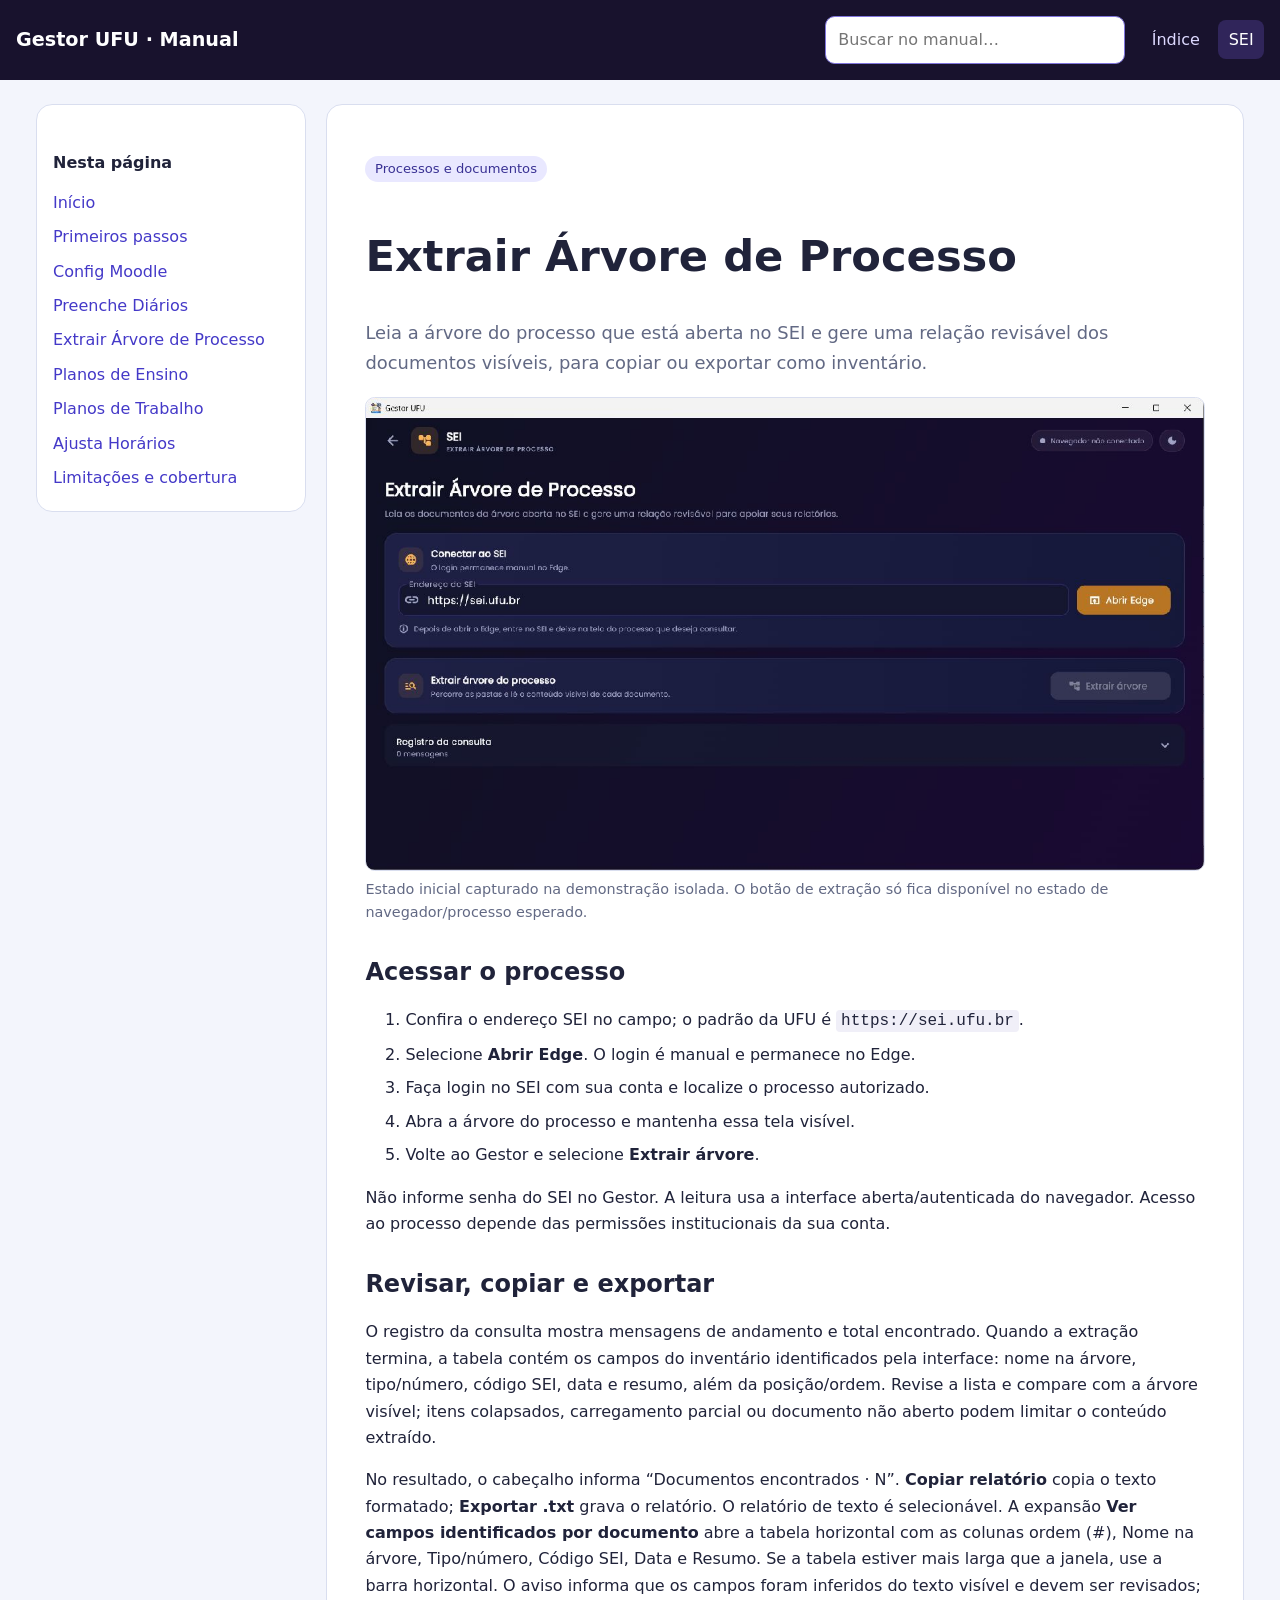
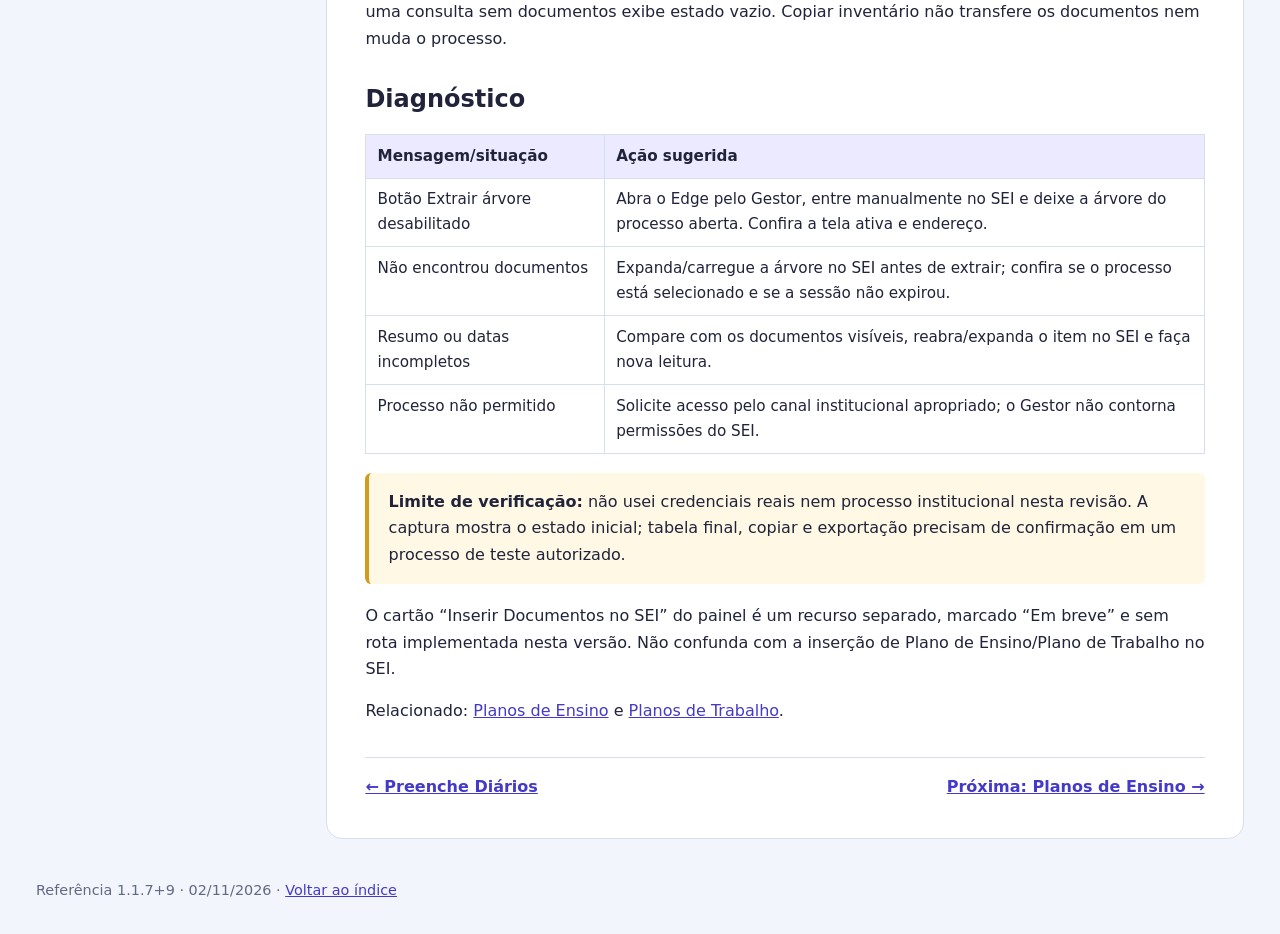
<file: docs/manual/site/sei.html>
<!doctype html><html lang="pt-BR"><head><meta charset="utf-8"><meta name="viewport" content="width=device-width,initial-scale=1"><title>Extrair Árvore de Processo · Manual Gestor UFU</title><link rel="icon" href="favicon.svg" type="image/svg+xml"><link rel="stylesheet" href="assets/manual.css"></head><body><header><a class="brand" href="index.html">Gestor UFU · Manual</a><div class="searchbox" data-search><input type="search" aria-label="Buscar no manual" placeholder="Buscar no manual…"><div class="search-results"></div></div><nav><a href="index.html">Índice</a><a href="sei.html" aria-current="page">SEI</a></nav></header><main class="layout"><aside class="sidebar"><h2>Nesta página</h2><nav data-sidebar></nav></aside><article class="content"><p class="pill">Processos e documentos</p><h1>Extrair Árvore de Processo</h1><p class="lead">Leia a árvore do processo que está aberta no SEI e gere uma relação revisável dos documentos visíveis, para copiar ou exportar como inventário.</p><figure class="screen"><img src="assets/screenshots/sei-conectar-vazio.jpg" alt="Tela Extrair Árvore de Processo, com conexão ao SEI e botão de extração desabilitado antes de abrir um processo"><figcaption>Estado inicial capturado na demonstração isolada. O botão de extração só fica disponível no estado de navegador/processo esperado.</figcaption></figure><h2 id="conectar">Acessar o processo</h2><ol class="steps"><li>Confira o endereço SEI no campo; o padrão da UFU é <code>https://sei.ufu.br</code>.</li><li>Selecione <strong>Abrir Edge</strong>. O login é manual e permanece no Edge.</li><li>Faça login no SEI com sua conta e localize o processo autorizado.</li><li>Abra a árvore do processo e mantenha essa tela visível.</li><li>Volte ao Gestor e selecione <strong>Extrair árvore</strong>.</li></ol><p>Não informe senha do SEI no Gestor. A leitura usa a interface aberta/autenticada do navegador. Acesso ao processo depende das permissões institucionais da sua conta.</p><h2 id="resultado">Revisar, copiar e exportar</h2><p>O registro da consulta mostra mensagens de andamento e total encontrado. Quando a extração termina, a tabela contém os campos do inventário identificados pela interface: nome na árvore, tipo/número, código SEI, data e resumo, além da posição/ordem. Revise a lista e compare com a árvore visível; itens colapsados, carregamento parcial ou documento não aberto podem limitar o conteúdo extraído.</p><p>No resultado, o cabeçalho informa “Documentos encontrados · N”. <strong>Copiar relatório</strong> copia o texto formatado; <strong>Exportar .txt</strong> grava o relatório. O relatório de texto é selecionável. A expansão <strong>Ver campos identificados por documento</strong> abre a tabela horizontal com as colunas ordem (#), Nome na árvore, Tipo/número, Código SEI, Data e Resumo. Se a tabela estiver mais larga que a janela, use a barra horizontal. O aviso informa que os campos foram inferidos do texto visível e devem ser revisados; uma consulta sem documentos exibe estado vazio. Copiar inventário não transfere os documentos nem muda o processo.</p><h2 id="erros">Diagnóstico</h2><table><thead><tr><th>Mensagem/situação</th><th>Ação sugerida</th></tr></thead><tbody><tr><td>Botão Extrair árvore desabilitado</td><td>Abra o Edge pelo Gestor, entre manualmente no SEI e deixe a árvore do processo aberta. Confira a tela ativa e endereço.</td></tr><tr><td>Não encontrou documentos</td><td>Expanda/carregue a árvore no SEI antes de extrair; confira se o processo está selecionado e se a sessão não expirou.</td></tr><tr><td>Resumo ou datas incompletos</td><td>Compare com os documentos visíveis, reabra/expanda o item no SEI e faça nova leitura.</td></tr><tr><td>Processo não permitido</td><td>Solicite acesso pelo canal institucional apropriado; o Gestor não contorna permissões do SEI.</td></tr></tbody></table><div class="callout warning"><strong>Limite de verificação:</strong> não usei credenciais reais nem processo institucional nesta revisão. A captura mostra o estado inicial; tabela final, copiar e exportação precisam de confirmação em um processo de teste autorizado.</div><p>O cartão “Inserir Documentos no SEI” do painel é um recurso separado, marcado “Em breve” e sem rota implementada nesta versão. Não confunda com a inserção de Plano de Ensino/Plano de Trabalho no SEI.</p><p>Relacionado: <a href="planos-ensino.html">Planos de Ensino</a> e <a href="planos-trabalho.html">Planos de Trabalho</a>.</p><div class="pager"><a href="preenche-diarios.html">← Preenche Diários</a><a href="planos-ensino.html">Próxima: Planos de Ensino →</a></div></article></main><footer>Referência 1.1.7+9 · 02/11/2026 · <a href="index.html">Voltar ao índice</a><script src="assets/manual.js"></script><script src="assets/shell.js"></script></footer></body></html>
</file>
<file: docs/manual/site/assets/manual.css>
:root{color-scheme:light;--ink:#20233a;--muted:#626984;--paper:#fff;--wash:#f3f5fc;--line:#d9deef;--accent:#5549ed;--teal:#007f98;--warning:#8a5a00;--bad:#a52828}*{box-sizing:border-box}html{scroll-behavior:smooth}body{margin:0;background:var(--wash);color:var(--ink);font:16px/1.65 system-ui,"Segoe UI",sans-serif}a{color:#4439c8}a:hover{text-decoration-thickness:2px}header{background:#18122d;color:#fff;padding:1rem max(1rem,calc((100% - 1280px)/2));display:flex;align-items:center;gap:1rem;flex-wrap:wrap}header .brand{font-weight:750;font-size:1.2rem;color:white;text-decoration:none;margin-right:auto}header nav{display:flex;gap:.5rem;flex-wrap:wrap}header nav a{color:#ddd9ff;text-decoration:none;padding:.4rem .65rem;border-radius:.5rem}header nav a:hover,header nav a[aria-current=page]{background:#30255a;color:#fff}main{max-width:1240px;margin:1.5rem auto;padding:0 1rem}.layout{display:grid;grid-template-columns:270px minmax(0,1fr);gap:1.25rem}.sidebar,.content,.search-results{background:var(--paper);border:1px solid var(--line);border-radius:1rem}.sidebar{padding:1rem;align-self:start;position:sticky;top:1rem;max-height:calc(100vh - 2rem);overflow:auto}.sidebar h2{font-size:1rem}.sidebar a{display:block;padding:.25rem 0;text-decoration:none}.content{padding:clamp(1rem,3vw,2.5rem);min-width:0}.content h1{line-height:1.2;font-size:clamp(1.8rem,4vw,2.7rem)}h2{margin-top:2rem;line-height:1.25}h3{margin-top:1.5rem}.lead{font-size:1.12rem;color:var(--muted)}.callout{padding:1rem 1.2rem;border-left:4px solid var(--accent);background:#f4f2ff;border-radius:.4rem;margin:1.2rem 0}.warning{border-color:#d39a1d;background:#fff8e5}.danger{border-color:#b33;background:#fff0f0}.pill{display:inline-block;border-radius:999px;background:#e9e8ff;padding:.12rem .6rem;color:#393194;font-size:.82rem}.screen{margin:1.25rem 0 2rem}.screen img{display:block;width:100%;height:auto;border:1px solid var(--line);border-radius:.6rem;background:#f0f0f0}.screen figcaption{font-size:.9rem;color:var(--muted);margin-top:.4rem}table{border-collapse:collapse;width:100%;margin:1rem 0;font-size:.95rem}th,td{border:1px solid var(--line);padding:.55rem .7rem;text-align:left;vertical-align:top}th{background:#ebeaff}code{background:#f0eff8;padding:.12rem .3rem;border-radius:.25rem;overflow-wrap:anywhere}.steps li{margin:.45rem 0}.toc-grid{display:grid;grid-template-columns:repeat(2,minmax(0,1fr));gap:.75rem}.toc-card{padding:1rem;background:#fff;border:1px solid var(--line);border-radius:.8rem;text-decoration:none}.toc-card strong{display:block}.searchbox{position:relative;min-width:min(100%,300px)}.searchbox input{width:100%;border:1px solid #8075dc;border-radius:.6rem;padding:.6rem .75rem;font:inherit}.search-results{position:absolute;right:0;left:0;top:calc(100% + .25rem);z-index:10;box-shadow:0 8px 24px #0002;max-height:65vh;overflow:auto;color:var(--ink);padding:.35rem}.search-results:empty{display:none}.search-results a{display:block;padding:.5rem;color:var(--ink);text-decoration:none;border-radius:.35rem}.search-results a:hover{background:#f0efff}.search-results small{display:block;color:var(--muted)}.pager{display:flex;justify-content:space-between;gap:1rem;border-top:1px solid var(--line);padding-top:1rem;margin-top:2rem}.pager a{font-weight:650}footer{max-width:1240px;margin:1rem auto;padding:1rem;color:var(--muted);font-size:.9rem}.backtop{float:right}.muted{color:var(--muted)}@media(max-width:800px){html,body{max-width:100%;overflow-x:hidden}main{width:100%;max-width:100%;margin:1rem auto}.layout{grid-template-columns:minmax(0,1fr)}.sidebar{position:static;max-height:22rem;min-width:0}.toc-grid{grid-template-columns:minmax(0,1fr)}header{align-items:flex-start;max-width:100%;overflow-x:hidden}header .brand{width:100%}header nav{width:100%;justify-content:flex-start}.searchbox{width:100%;flex:none;min-width:0}.content{width:calc(100vw - 32px);max-width:calc(100vw - 32px);min-width:0;padding:1rem;overflow-wrap:anywhere}.content *{max-width:100%;white-space:normal;overflow-wrap:anywhere}.content h1,.content h2,.content h3{width:100%;max-width:100%;white-space:normal;overflow-wrap:anywhere}.content h1{font-size:clamp(1.5rem,7vw,2.7rem)}.screen img{max-width:100%;height:auto}table{display:block;overflow-x:auto;white-space:normal}}
</file>
